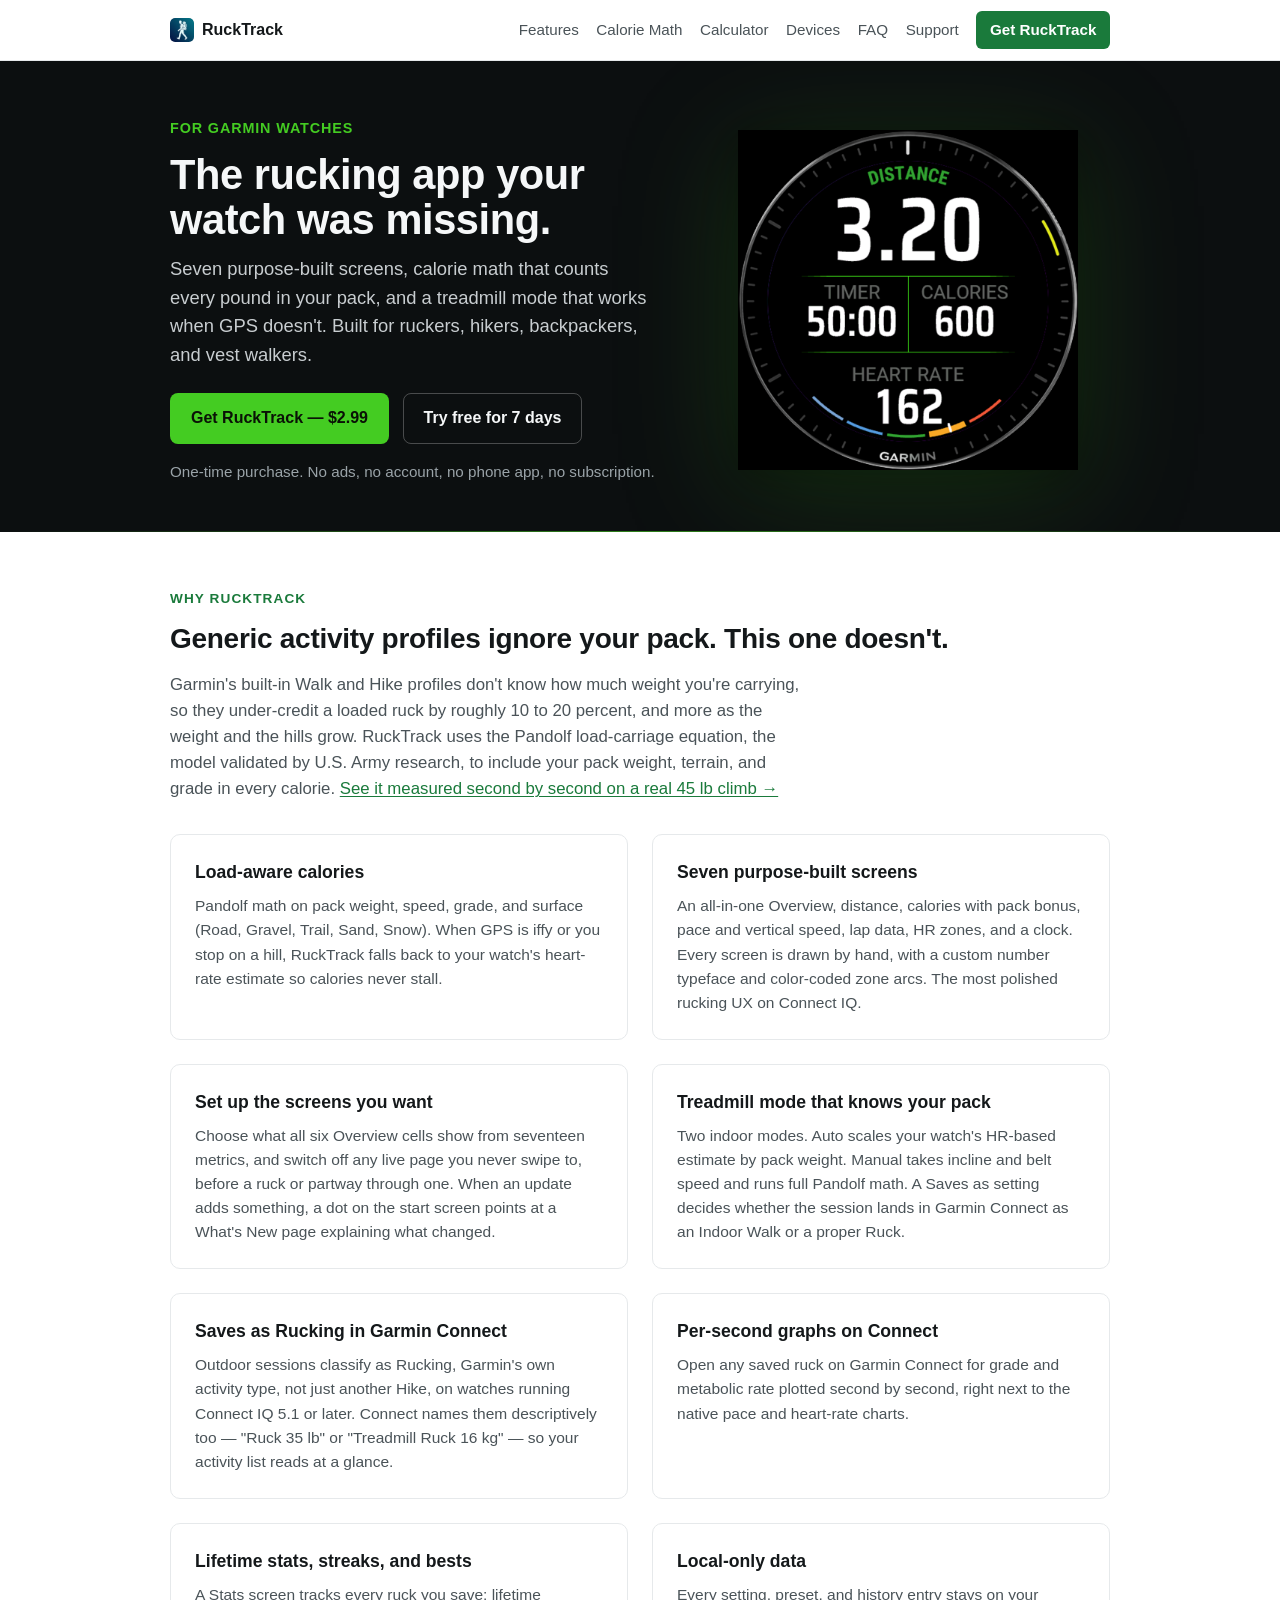
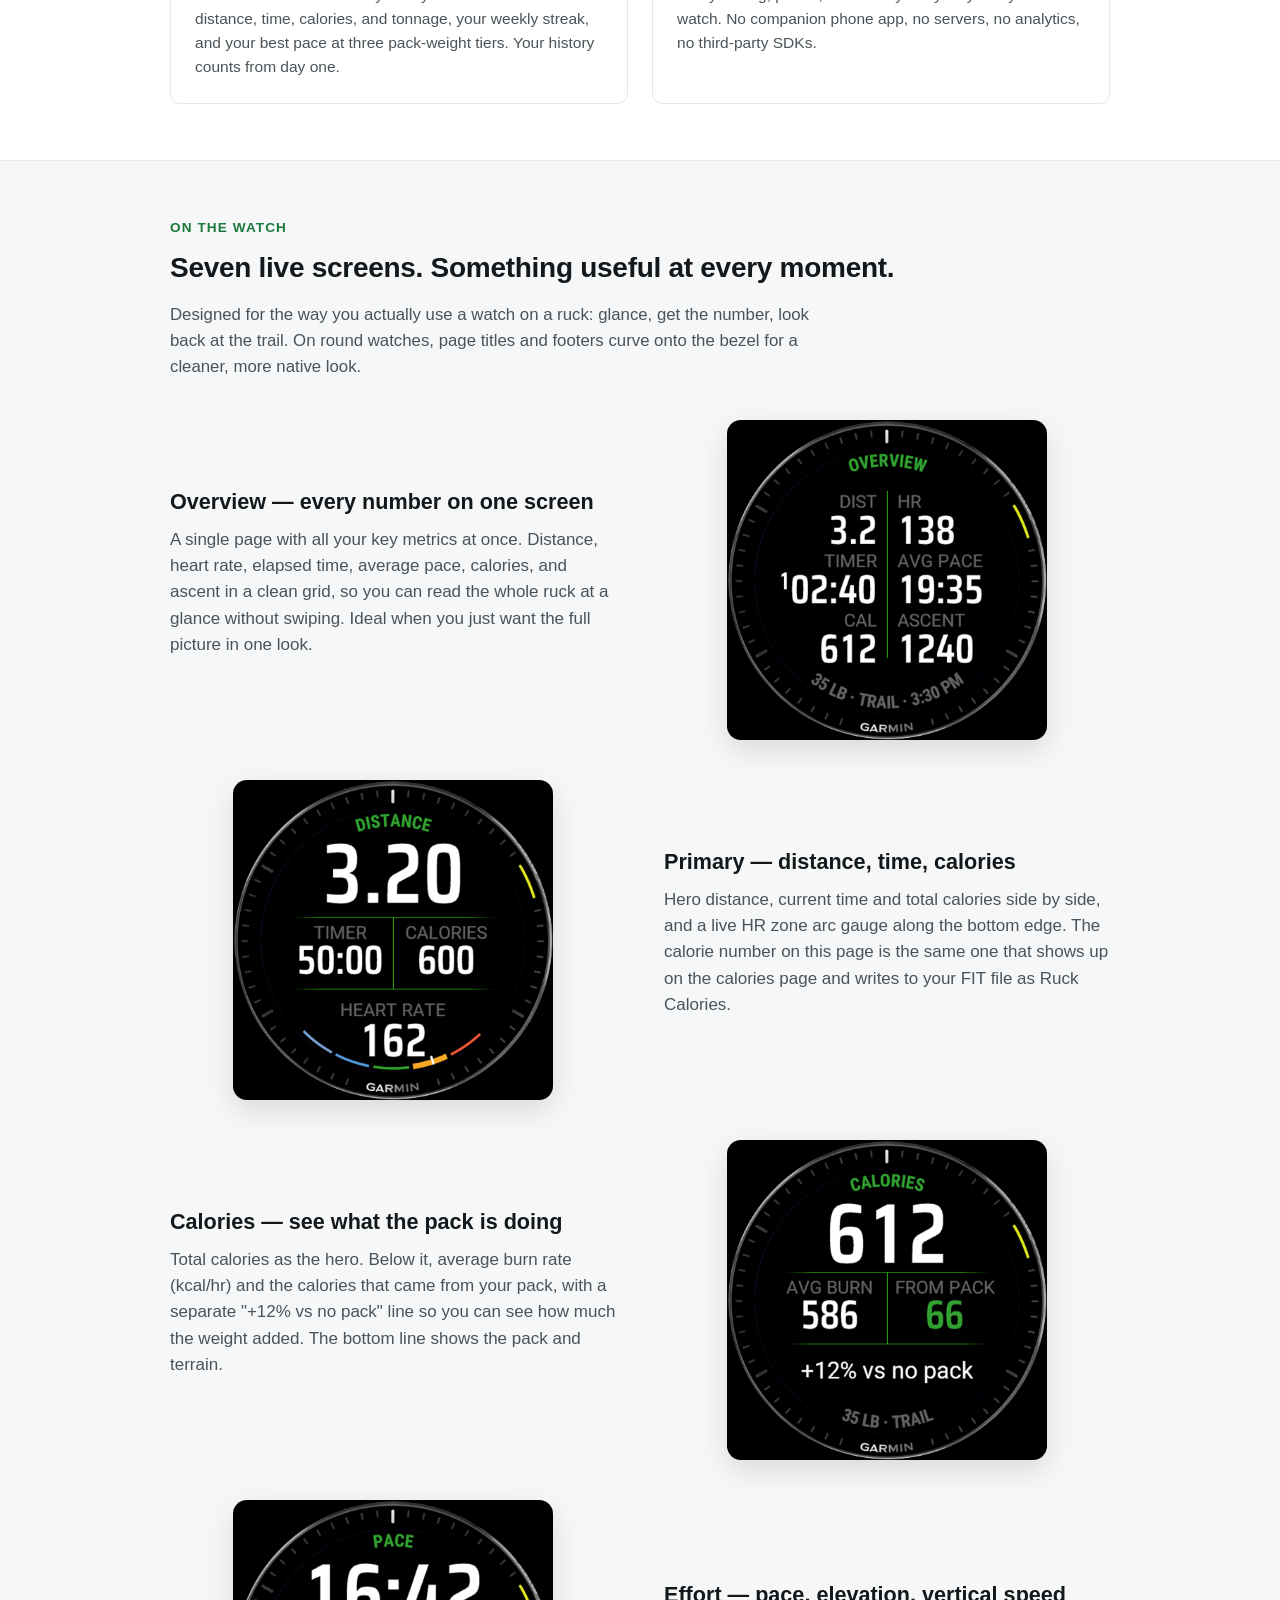
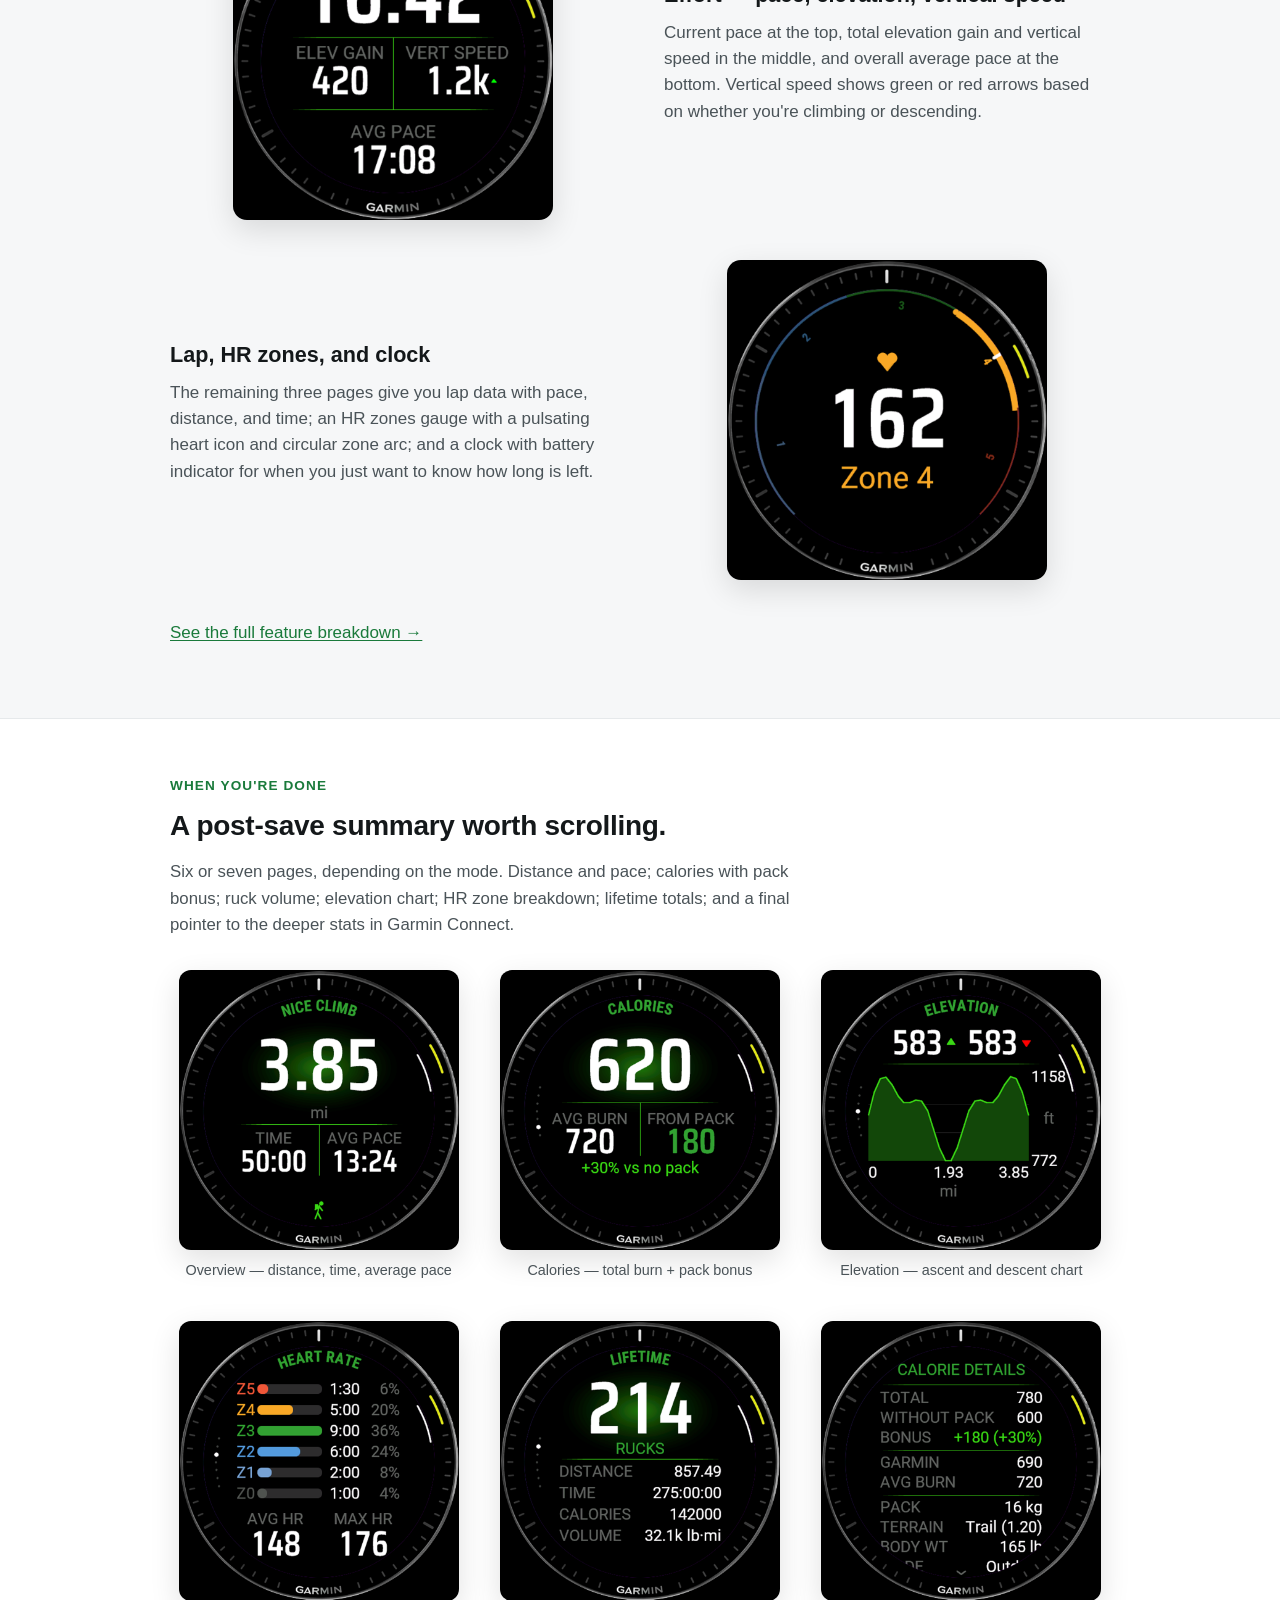
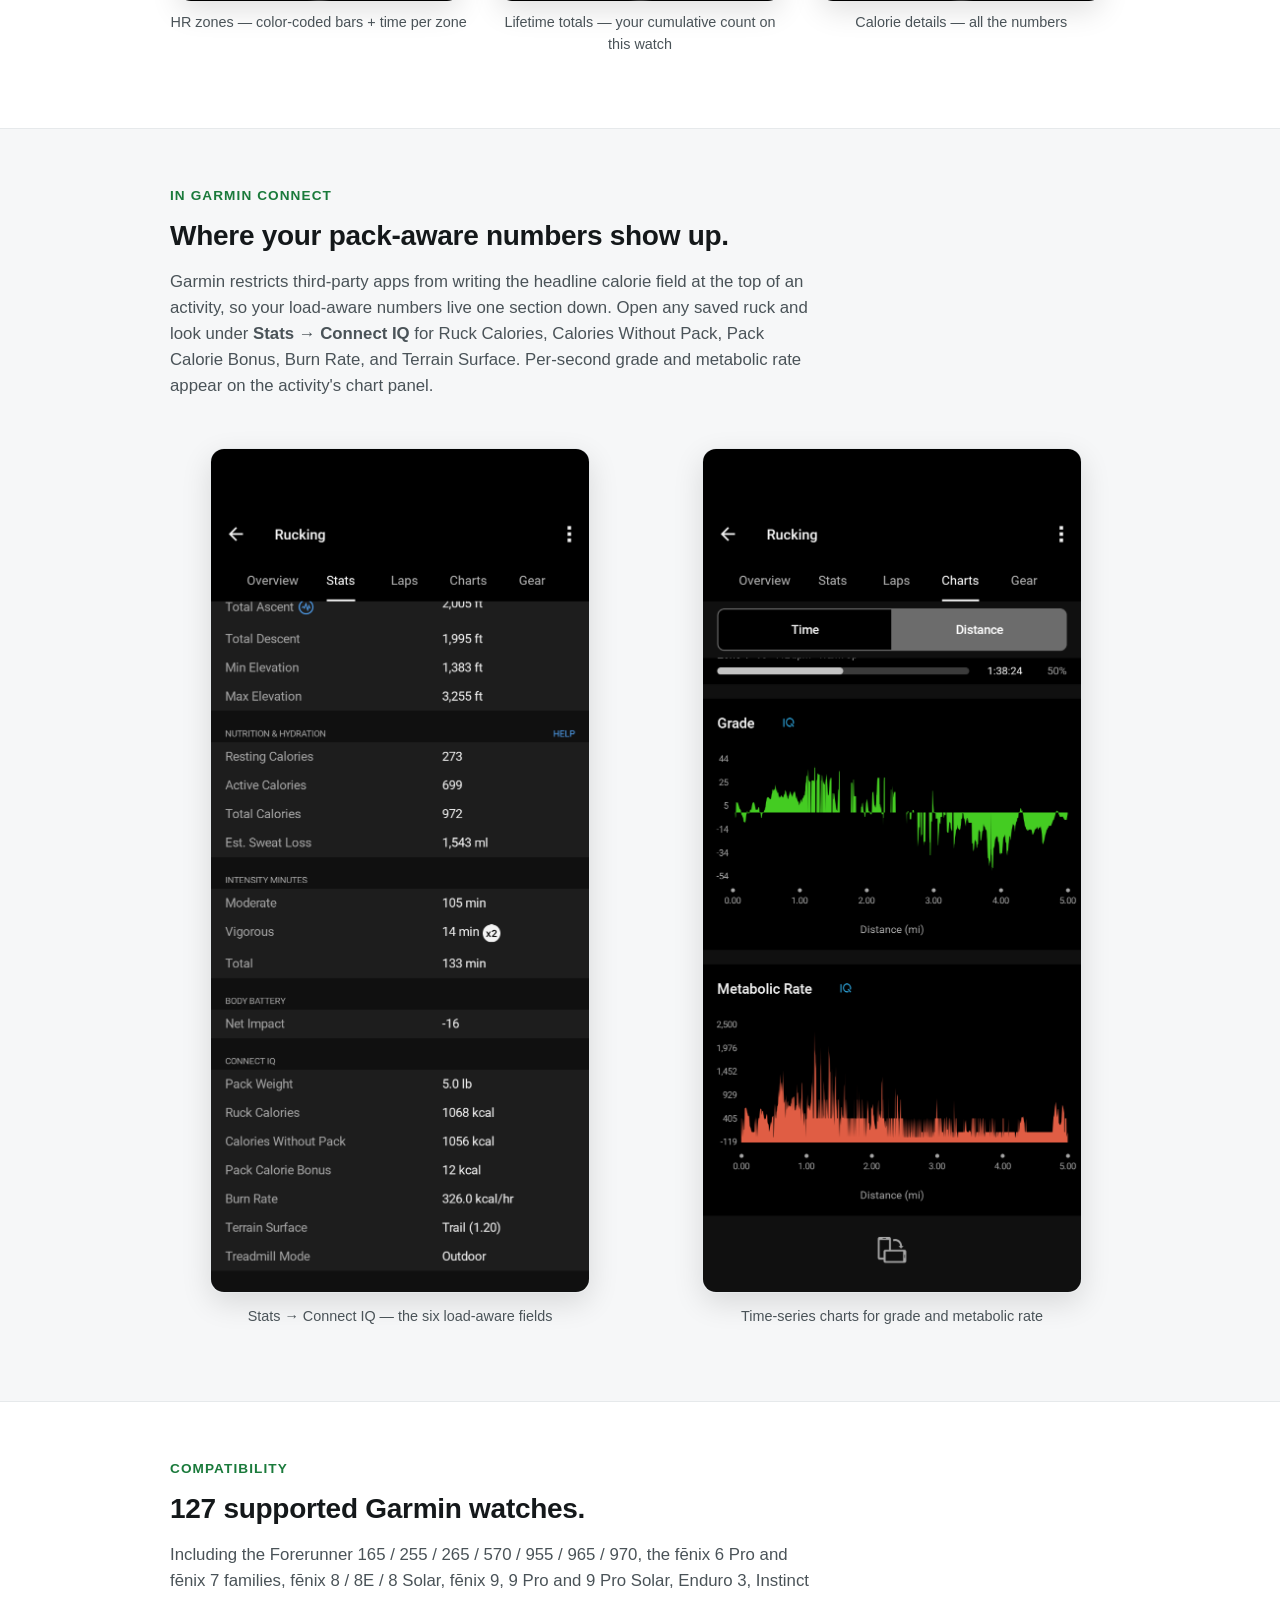
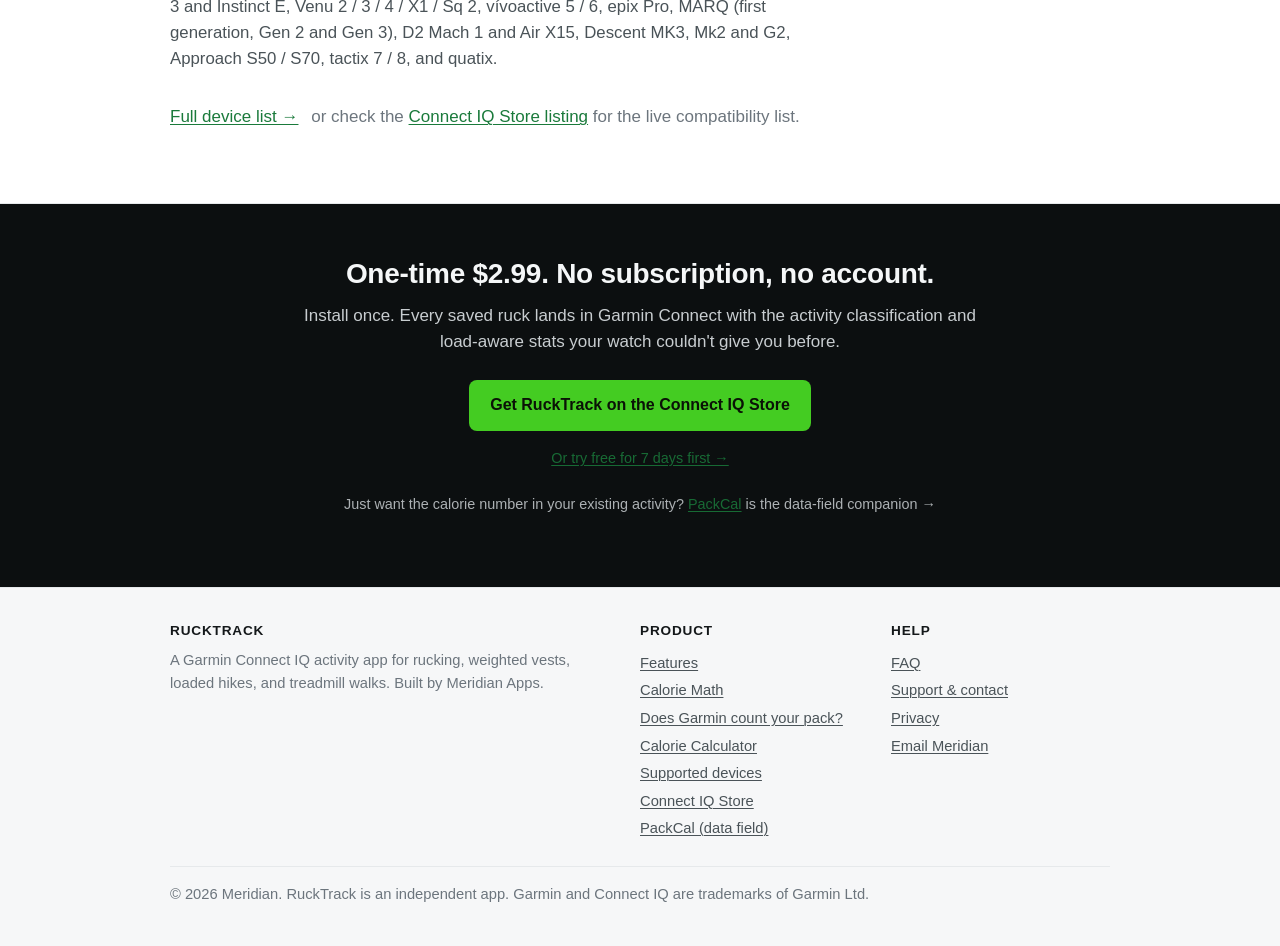
<file: index.html>
<!DOCTYPE html>
<html lang="en">
<head>
<meta charset="utf-8">
<meta name="viewport" content="width=device-width,initial-scale=1">
<title>RuckTrack — The rucking app for Garmin watches</title>
<meta name="description" content="RuckTrack is a Garmin Connect IQ activity app for rucking, weighted vests, loaded hikes, and treadmill walks. Load-aware Pandolf calorie math, seven purpose-built screens, FIT export.">
<link rel="canonical" href="https://meridian-apps.github.io/rucktrack-docs/">
<meta property="og:type" content="website">
<meta property="og:title" content="RuckTrack — The rucking app for Garmin watches">
<meta property="og:description" content="Load-aware calorie math, seven purpose-built screens, treadmill mode, lifetime totals. $2.99 on the Connect IQ Store.">
<meta property="og:url" content="https://meridian-apps.github.io/rucktrack-docs/">
<meta property="og:image" content="https://meridian-apps.github.io/rucktrack-docs/og-image.png">
<meta name="twitter:card" content="summary_large_image">
<meta name="twitter:title" content="RuckTrack — The rucking app for Garmin watches">
<meta name="twitter:description" content="Load-aware calorie math, seven purpose-built screens, treadmill mode, lifetime totals.">
<meta name="twitter:image" content="https://meridian-apps.github.io/rucktrack-docs/og-image.png">
<link rel="icon" type="image/png" href="icon.png">
<link rel="stylesheet" href="style.css">
<script type="application/ld+json">
{
  "@context": "https://schema.org",
  "@type": "SoftwareApplication",
  "name": "RuckTrack",
  "applicationCategory": "HealthApplication",
  "applicationSubCategory": "Fitness",
  "operatingSystem": "Garmin Connect IQ",
  "description": "A Garmin Connect IQ watch app for rucking. Load-aware calories via the Pandolf equation, seven purpose-built screens, treadmill mode, FIT export, lifetime totals.",
  "url": "https://meridian-apps.github.io/rucktrack-docs/",
  "downloadUrl": "https://apps.garmin.com/apps/201e9e43-f33c-4b56-b3f5-8a67184e3d1c",
  "image": "https://meridian-apps.github.io/rucktrack-docs/og-image.png",
  "softwareVersion": "2.12.7",
  "offers": {
    "@type": "Offer",
    "price": "2.99",
    "priceCurrency": "USD"
  },
  "publisher": {
    "@type": "Organization",
    "name": "Meridian",
    "url": "https://meridian-apps.github.io/rucktrack-docs/"
  }
}
</script>
</head>
<body>

<nav class="topnav">
  <div class="topnav-inner">
    <a class="topnav-brand" href="./"><img src="icon.png" alt=""> RuckTrack</a>
    <div class="topnav-links">
      <a href="features.html">Features</a>
      <a href="calorie-math.html">Calorie Math</a>
      <a href="calculator.html">Calculator</a>
      <a href="devices.html">Devices</a>
      <a href="faq.html">FAQ</a>
      <a href="support.html">Support</a>
      <a class="topnav-cta" href="https://apps.garmin.com/apps/201e9e43-f33c-4b56-b3f5-8a67184e3d1c">Get RuckTrack</a>
    </div>
  </div>
</nav>

<header class="hero">
  <div class="hero-inner">
    <div>
      <p class="hero-tag">For Garmin watches</p>
      <h1>The rucking app your watch was missing.</h1>
      <p class="hero-lede">Seven purpose-built screens, calorie math that counts every pound in your pack, and a treadmill mode that works when GPS doesn't. Built for ruckers, hikers, backpackers, and vest walkers.</p>
      <div class="hero-ctas">
        <a class="btn btn-primary" href="https://apps.garmin.com/apps/201e9e43-f33c-4b56-b3f5-8a67184e3d1c">Get RuckTrack — $2.99</a>
        <a class="btn btn-secondary" href="https://apps.garmin.com/apps/5c918d83-7280-4dae-ae78-c795ee03336c">Try free for 7 days</a>
      </div>
      <p class="hero-price">One-time purchase. No ads, no account, no phone app, no subscription.</p>
    </div>
    <div class="hero-shot">
      <img src="assets/screenshots/watch/01_live_primary.png" alt="RuckTrack live activity screen showing distance, time, calories, and a heart rate zone arc">
    </div>
  </div>
</header>

<section>
  <div class="wrap">
    <p class="eyebrow">Why RuckTrack</p>
    <h2>Generic activity profiles ignore your pack. This one doesn't.</h2>
    <p class="section-lede">Garmin's built-in Walk and Hike profiles don't know how much weight you're carrying, so they under-credit a loaded ruck by roughly 10 to 20 percent, and more as the weight and the hills grow. RuckTrack uses the Pandolf load-carriage equation, the model validated by U.S. Army research, to include your pack weight, terrain, and grade in every calorie. <a href="garmin-ruck-calories.html">See it measured second by second on a real 45 lb climb &rarr;</a></p>

    <div class="feature-grid">
      <div class="feature-card">
        <h3>Load-aware calories</h3>
        <p>Pandolf math on pack weight, speed, grade, and surface (Road, Gravel, Trail, Sand, Snow). When GPS is iffy or you stop on a hill, RuckTrack falls back to your watch's heart-rate estimate so calories never stall.</p>
      </div>
      <div class="feature-card">
        <h3>Seven purpose-built screens</h3>
        <p>An all-in-one Overview, distance, calories with pack bonus, pace and vertical speed, lap data, HR zones, and a clock. Every screen is drawn by hand, with a custom number typeface and color-coded zone arcs. The most polished rucking UX on Connect IQ.</p>
      </div>
      <div class="feature-card">
        <h3>Set up the screens you want</h3>
        <p>Choose what all six Overview cells show from seventeen metrics, and switch off any live page you never swipe to, before a ruck or partway through one. When an update adds something, a dot on the start screen points at a What's New page explaining what changed.</p>
      </div>
      <div class="feature-card">
        <h3>Treadmill mode that knows your pack</h3>
        <p>Two indoor modes. Auto scales your watch's HR-based estimate by pack weight. Manual takes incline and belt speed and runs full Pandolf math. A Saves as setting decides whether the session lands in Garmin Connect as an Indoor Walk or a proper Ruck.</p>
      </div>
      <div class="feature-card">
        <h3>Saves as Rucking in Garmin Connect</h3>
        <p>Outdoor sessions classify as Rucking, Garmin's own activity type, not just another Hike, on watches running Connect IQ 5.1 or later. Connect names them descriptively too — "Ruck 35 lb" or "Treadmill Ruck 16 kg" — so your activity list reads at a glance.</p>
      </div>
      <div class="feature-card">
        <h3>Per-second graphs on Connect</h3>
        <p>Open any saved ruck on Garmin Connect for grade and metabolic rate plotted second by second, right next to the native pace and heart-rate charts.</p>
      </div>
      <div class="feature-card">
        <h3>Lifetime stats, streaks, and bests</h3>
        <p>A Stats screen tracks every ruck you save: lifetime distance, time, calories, and tonnage, your weekly streak, and your best pace at three pack-weight tiers. Your history counts from day one.</p>
      </div>
      <div class="feature-card">
        <h3>Local-only data</h3>
        <p>Every setting, preset, and history entry stays on your watch. No companion phone app, no servers, no analytics, no third-party SDKs.</p>
      </div>
    </div>
  </div>
</section>

<section class="alt" id="screens">
  <div class="wrap">
    <p class="eyebrow">On the watch</p>
    <h2>Seven live screens. Something useful at every moment.</h2>
    <p class="section-lede">Designed for the way you actually use a watch on a ruck: glance, get the number, look back at the trail. On round watches, page titles and footers curve onto the bezel for a cleaner, more native look.</p>

    <div class="row">
      <div class="row-text">
        <h3>Overview — every number on one screen</h3>
        <p>A single page with all your key metrics at once. Distance, heart rate, elapsed time, average pace, calories, and ascent in a clean grid, so you can read the whole ruck at a glance without swiping. Ideal when you just want the full picture in one look.</p>
      </div>
      <div class="row-shot">
        <img src="assets/screenshots/watch/16_live_overview.png" alt="Overview screen: a grid of distance, heart rate, time, average pace, calories, and ascent on one page">
      </div>
    </div>

    <div class="row reverse">
      <div class="row-text">
        <h3>Primary — distance, time, calories</h3>
        <p>Hero distance, current time and total calories side by side, and a live HR zone arc gauge along the bottom edge. The calorie number on this page is the same one that shows up on the calories page and writes to your FIT file as Ruck Calories.</p>
      </div>
      <div class="row-shot">
        <img src="assets/screenshots/watch/01_live_primary.png" alt="Primary screen: 3.20 miles, 50:00 time, 600 calories">
      </div>
    </div>

    <div class="row">
      <div class="row-text">
        <h3>Calories — see what the pack is doing</h3>
        <p>Total calories as the hero. Below it, average burn rate (kcal/hr) and the calories that came from your pack, with a separate "+12% vs no pack" line so you can see how much the weight added. The bottom line shows the pack and terrain.</p>
      </div>
      <div class="row-shot">
        <img src="assets/screenshots/watch/03_live_calories.png" alt="Calories screen: 612 kcal hero, 586 avg burn, 66 from pack, +12% vs no pack, 35 lb on Trail">
      </div>
    </div>

    <div class="row reverse">
      <div class="row-text">
        <h3>Effort — pace, elevation, vertical speed</h3>
        <p>Current pace at the top, total elevation gain and vertical speed in the middle, and overall average pace at the bottom. Vertical speed shows green or red arrows based on whether you're climbing or descending.</p>
      </div>
      <div class="row-shot">
        <img src="assets/screenshots/watch/11_live_effort.png" alt="Effort screen showing pace, elevation gain, and vertical speed">
      </div>
    </div>

    <div class="row">
      <div class="row-text">
        <h3>Lap, HR zones, and clock</h3>
        <p>The remaining three pages give you lap data with pace, distance, and time; an HR zones gauge with a pulsating heart icon and circular zone arc; and a clock with battery indicator for when you just want to know how long is left.</p>
      </div>
      <div class="row-shot">
        <img src="assets/screenshots/watch/13_live_hr_zones.png" alt="HR zones screen with circular zone gauge">
      </div>
    </div>

    <p style="margin-top: 2rem;"><a href="features.html">See the full feature breakdown →</a></p>
  </div>
</section>

<section>
  <div class="wrap">
    <p class="eyebrow">When you're done</p>
    <h2>A post-save summary worth scrolling.</h2>
    <p class="section-lede">Six or seven pages, depending on the mode. Distance and pace; calories with pack bonus; ruck volume; elevation chart; HR zone breakdown; lifetime totals; and a final pointer to the deeper stats in Garmin Connect.</p>

    <div class="shots">
      <div class="shot">
        <img src="assets/screenshots/watch/02_summary_overview.png" alt="Summary overview page with distance hero">
        <p class="shot-caption">Overview — distance, time, average pace</p>
      </div>
      <div class="shot">
        <img src="assets/screenshots/watch/04_summary_calories.png" alt="Summary calories page with pack bonus">
        <p class="shot-caption">Calories — total burn + pack bonus</p>
      </div>
      <div class="shot">
        <img src="assets/screenshots/watch/08_summary_elevation.png" alt="Summary elevation chart with ascent and descent">
        <p class="shot-caption">Elevation — ascent and descent chart</p>
      </div>
      <div class="shot">
        <img src="assets/screenshots/watch/06_summary_hr.png" alt="Summary HR page with color-coded zone bars">
        <p class="shot-caption">HR zones — color-coded bars + time per zone</p>
      </div>
      <div class="shot">
        <img src="assets/screenshots/watch/09_summary_lifetime_totals.png" alt="Lifetime totals page with ruck count">
        <p class="shot-caption">Lifetime totals — your cumulative count on this watch</p>
      </div>
      <div class="shot">
        <img src="assets/screenshots/watch/05_calorie_details.png" alt="Calorie details with Pandolf inputs">
        <p class="shot-caption">Calorie details — all the numbers</p>
      </div>
    </div>
  </div>
</section>

<section class="alt">
  <div class="wrap">
    <p class="eyebrow">In Garmin Connect</p>
    <h2>Where your pack-aware numbers show up.</h2>
    <p class="section-lede">Garmin restricts third-party apps from writing the headline calorie field at the top of an activity, so your load-aware numbers live one section down. Open any saved ruck and look under <strong>Stats → Connect IQ</strong> for Ruck Calories, Calories Without Pack, Pack Calorie Bonus, Burn Rate, and Terrain Surface. Per-second grade and metabolic rate appear on the activity's chart panel.</p>

    <div class="connect-row">
      <figure>
        <img src="assets/screenshots/connect/01_connect_stats.png" alt="Garmin Connect activity stats showing Ruck Calories, Calories Without Pack, Pack Calorie Bonus">
        <figcaption>Stats → Connect IQ — the six load-aware fields</figcaption>
      </figure>
      <figure>
        <img src="assets/screenshots/connect/02_connect_charts.png" alt="Garmin Connect time-series charts for grade and metabolic rate">
        <figcaption>Time-series charts for grade and metabolic rate</figcaption>
      </figure>
    </div>
  </div>
</section>

<section>
  <div class="wrap">
    <p class="eyebrow">Compatibility</p>
    <h2>127 supported Garmin watches.</h2>
    <p class="section-lede">Including the Forerunner 165 / 255 / 265 / 570 / 955 / 965 / 970, the fēnix 6 Pro and fēnix 7 families, fēnix 8 / 8E / 8 Solar, fēnix 9, 9 Pro and 9 Pro Solar, Enduro 3, Instinct 3 and Instinct E, Venu 2 / 3 / 4 / X1 / Sq 2, vívoactive 5 / 6, epix Pro, MARQ (first generation, Gen 2 and Gen 3), D2 Mach 1 and Air X15, Descent MK3, Mk2 and G2, Approach S50 / S70, tactix 7 / 8, and quatix.</p>
    <p><a href="devices.html">Full device list →</a> <span style="color: var(--ink-mute); margin-left: 0.5rem;">or check the <a href="https://apps.garmin.com/apps/201e9e43-f33c-4b56-b3f5-8a67184e3d1c">Connect IQ Store listing</a> for the live compatibility list.</span></p>
  </div>
</section>

<section class="cta-band">
  <div class="wrap-narrow">
    <h2>One-time $2.99. No subscription, no account.</h2>
    <p>Install once. Every saved ruck lands in Garmin Connect with the activity classification and load-aware stats your watch couldn't give you before.</p>
    <a class="btn btn-primary" href="https://apps.garmin.com/apps/201e9e43-f33c-4b56-b3f5-8a67184e3d1c">Get RuckTrack on the Connect IQ Store</a>
    <p style="margin-top: 1rem; font-size: 0.9rem; opacity: 0.85;"><a href="https://apps.garmin.com/apps/5c918d83-7280-4dae-ae78-c795ee03336c">Or try free for 7 days first &rarr;</a></p>
    <p style="margin-top: 0.5rem; font-size: 0.9rem; opacity: 0.85;">Just want the calorie number in your existing activity? <a href="https://meridian-apps.github.io/packcal-docs/">PackCal</a> is the data-field companion &rarr;</p>
  </div>
</section>

<footer class="site-footer">
  <div class="wrap">
    <div class="footer-cols">
      <div>
        <h5>RuckTrack</h5>
        <p>A Garmin Connect IQ activity app for rucking, weighted vests, loaded hikes, and treadmill walks. Built by Meridian Apps.</p>
      </div>
      <div>
        <h5>Product</h5>
        <ul>
          <li><a href="features.html">Features</a></li>
          <li><a href="calorie-math.html">Calorie Math</a></li>
          <li><a href="garmin-ruck-calories.html">Does Garmin count your pack?</a></li>
          <li><a href="calculator.html">Calorie Calculator</a></li>
          <li><a href="devices.html">Supported devices</a></li>
          <li><a href="https://apps.garmin.com/apps/201e9e43-f33c-4b56-b3f5-8a67184e3d1c">Connect IQ Store</a></li>
          <li><a href="https://meridian-apps.github.io/packcal-docs/">PackCal (data field)</a></li>
        </ul>
      </div>
      <div>
        <h5>Help</h5>
        <ul>
          <li><a href="faq.html">FAQ</a></li>
          <li><a href="support.html">Support &amp; contact</a></li>
          <li><a href="privacy.html">Privacy</a></li>
          <li><a href="mailto:garmin.lanam+rucktrack@gmail.com">Email Meridian</a></li>
        </ul>
      </div>
    </div>
    <div class="footer-bottom">
      &copy; 2026 Meridian. RuckTrack is an independent app. Garmin and Connect IQ are trademarks of Garmin Ltd.
    </div>
  </div>
</footer>

</body>
</html>
</file>
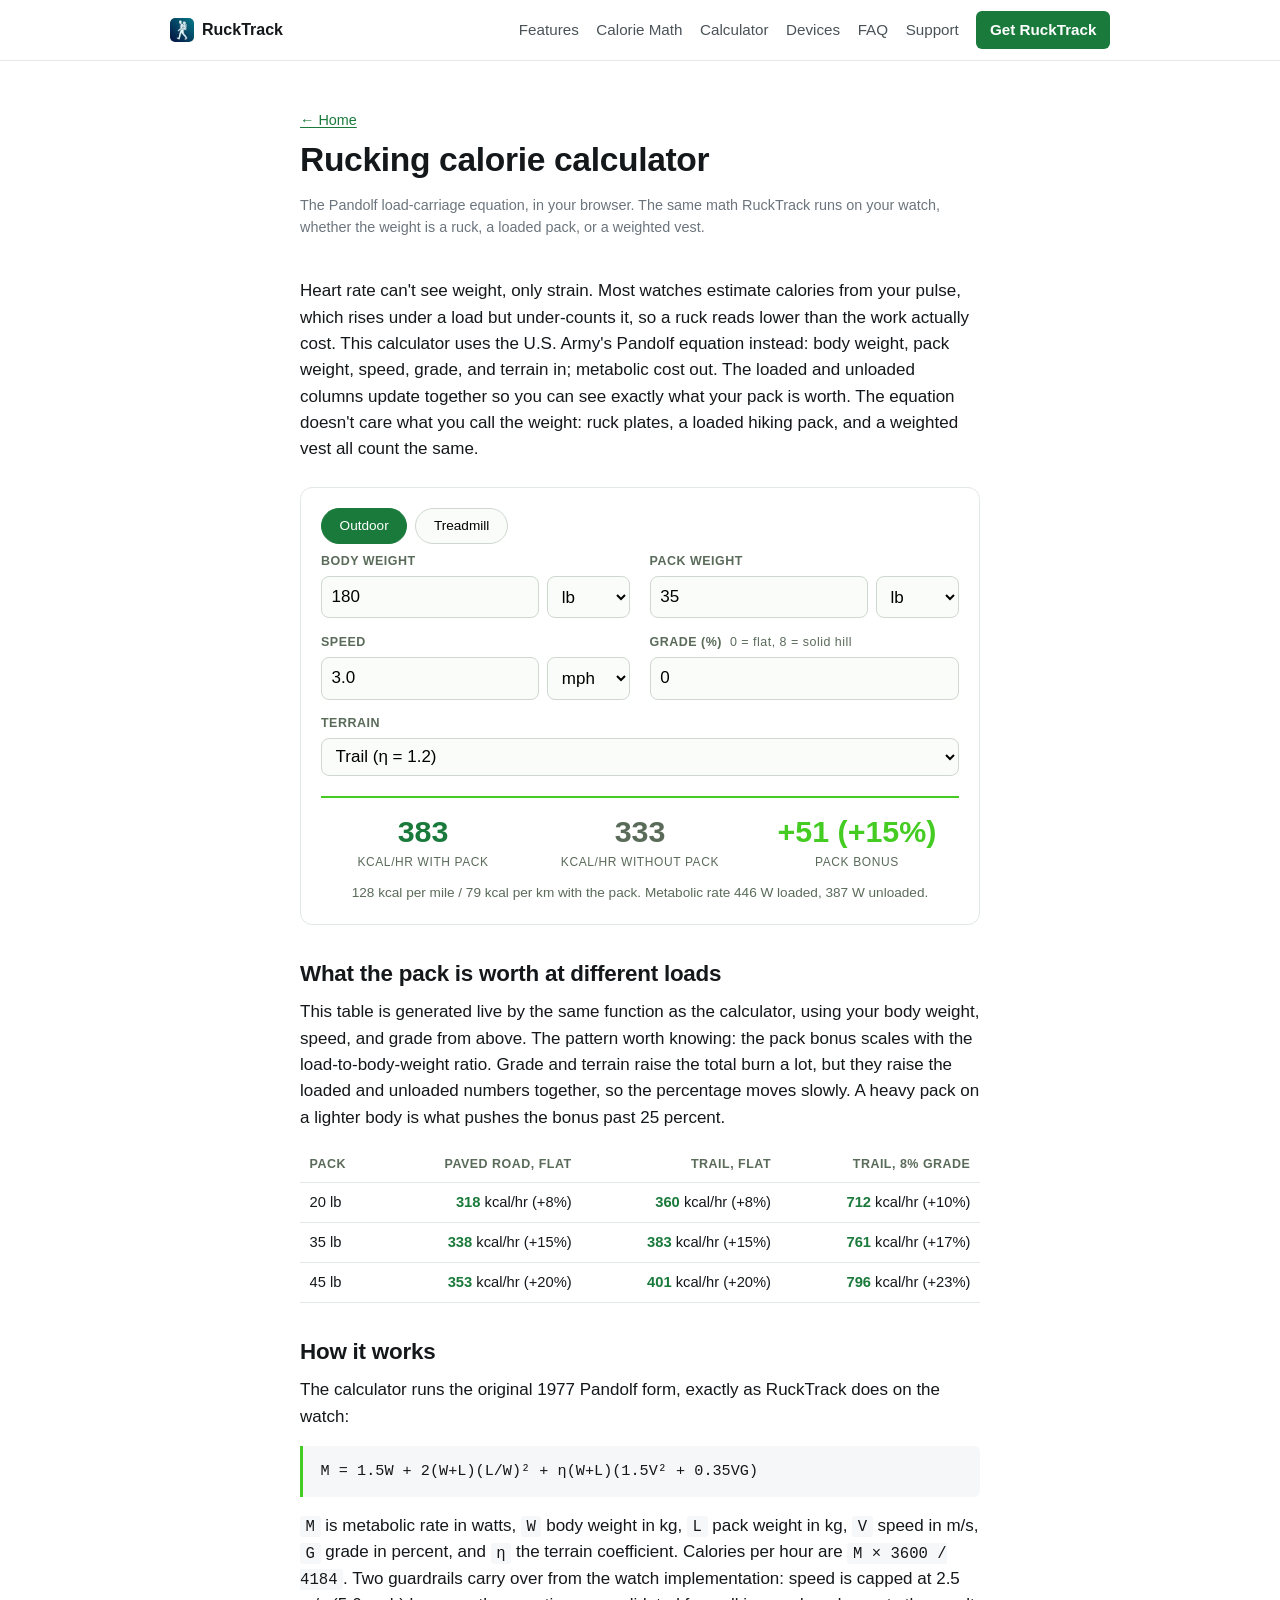
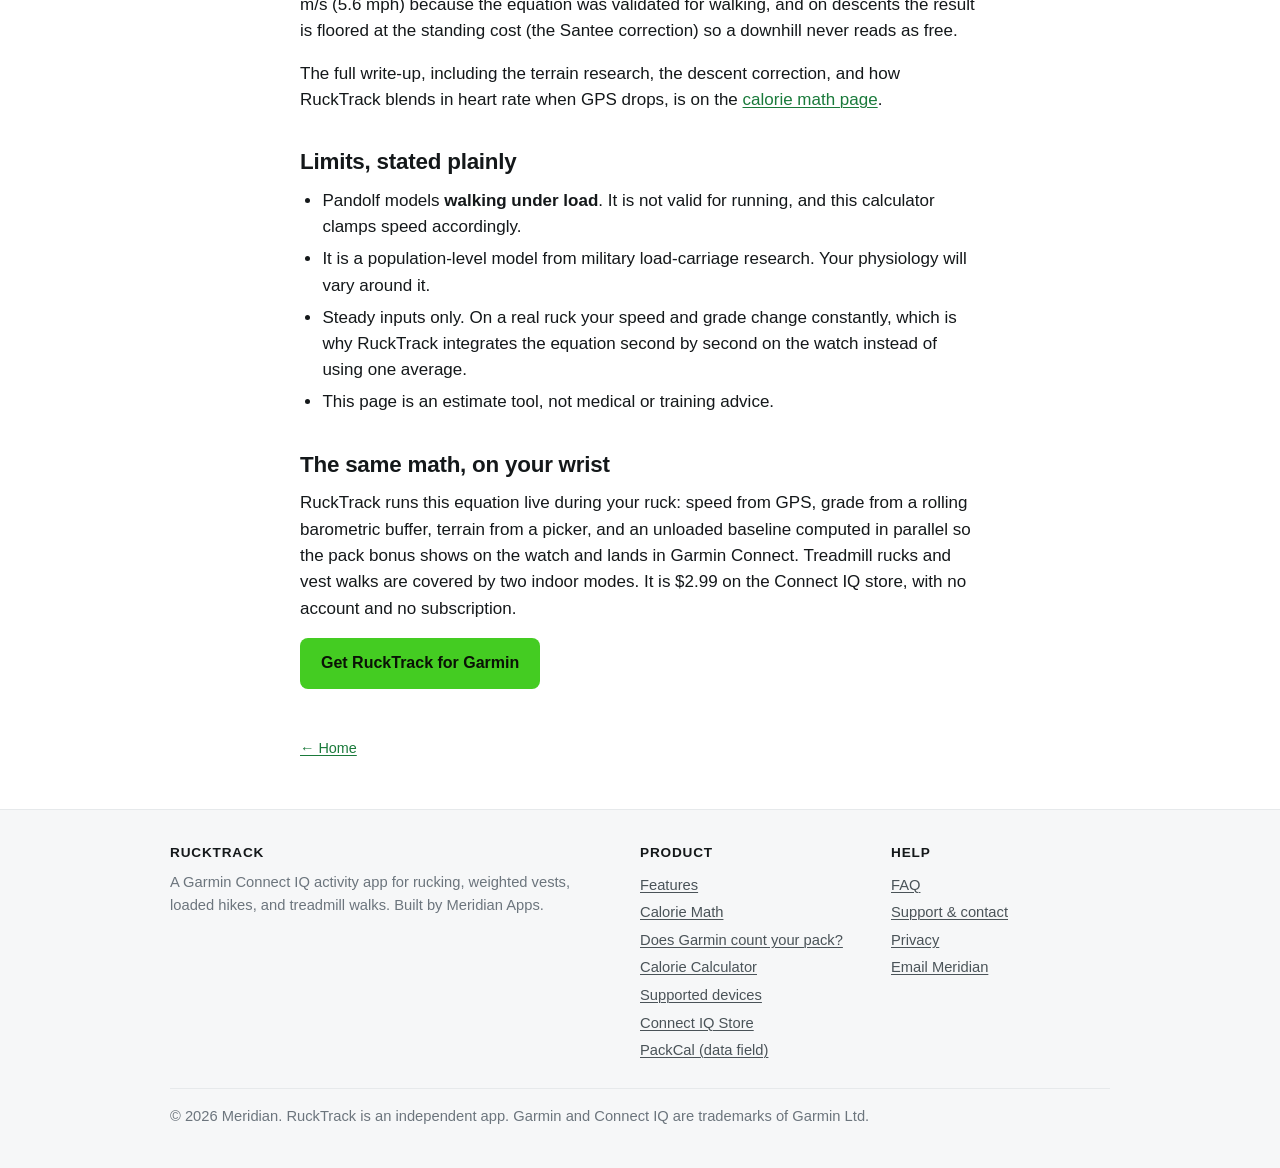
<file: calculator.html>
<!DOCTYPE html>
<html lang="en">
<head>
<meta charset="utf-8">
<meta name="viewport" content="width=device-width,initial-scale=1">
<title>Rucking Calorie Calculator (Pandolf Equation) — RuckTrack</title>
<meta name="description" content="Free calorie calculator for rucking, weighted vest walks, and loaded hikes, using the U.S. Army Pandolf equation. Outdoor or treadmill: body weight, pack weight, speed, grade, and terrain in; calories per hour out, loaded vs unloaded.">
<link rel="canonical" href="https://meridian-apps.github.io/rucktrack-docs/calculator.html">
<meta property="og:type" content="website">
<meta property="og:title" content="Rucking Calorie Calculator (Pandolf Equation)">
<meta property="og:description" content="Calories per hour for a loaded carry vs an unloaded walk, computed with the U.S. Army Pandolf equation. Works for rucks, loaded packs, and weighted vests, outdoors or on the treadmill.">
<meta property="og:url" content="https://meridian-apps.github.io/rucktrack-docs/calculator.html">
<meta property="og:image" content="https://meridian-apps.github.io/rucktrack-docs/og-image.png">
<meta name="twitter:card" content="summary_large_image">
<meta name="twitter:title" content="Rucking Calorie Calculator (Pandolf Equation)">
<meta name="twitter:description" content="Calories per hour for a loaded carry vs an unloaded walk: rucks, loaded packs, and weighted vests, outdoors or on the treadmill.">
<meta name="twitter:image" content="https://meridian-apps.github.io/rucktrack-docs/og-image.png">
<link rel="icon" type="image/png" href="icon.png">
<link rel="stylesheet" href="style.css">
<script type="application/ld+json">
{
  "@context": "https://schema.org",
  "@type": "WebApplication",
  "name": "Rucking Calorie Calculator",
  "url": "https://meridian-apps.github.io/rucktrack-docs/calculator.html",
  "applicationCategory": "HealthApplication",
  "operatingSystem": "Any (web browser)",
  "offers": { "@type": "Offer", "price": "0", "priceCurrency": "USD" },
  "description": "Calorie calculator for rucking, weighted vest walks, and loaded hikes, based on the U.S. Army Pandolf load-carriage equation. Outdoor and treadmill modes: body weight, pack weight, speed, grade, and terrain in; calories per hour out, loaded vs unloaded.",
  "publisher": { "@type": "Organization", "name": "Meridian Apps" }
}
</script>
<style>
.calc { background: #fff; border: 1px solid #e2e8e2; border-radius: 12px; padding: 1.25rem; margin: 1.5rem 0; }
.calc-mode { display: flex; gap: 0.5rem; margin-bottom: 0.5rem; }
.calc-mode button { font: inherit; font-size: 0.85rem; padding: 0.4rem 1.1rem; border: 1px solid #cfd8cf; border-radius: 999px; background: #fafcfa; cursor: pointer; }
.calc-mode button.active { background: var(--brand); color: #fff; border-color: var(--brand); }
.calc-mode-note { font-size: 0.8rem; color: #5a6b5a; margin: 0 0 1rem; display: none; }
.calc-grid { display: grid; grid-template-columns: 1fr 1fr; gap: 0.9rem 1.2rem; }
@media (max-width: 560px) { .calc-grid { grid-template-columns: 1fr; } }
.calc label { display: block; font-size: 0.78rem; font-weight: 600; letter-spacing: 0.04em; text-transform: uppercase; color: #5a6b5a; margin-bottom: 0.3rem; }
.calc .inrow { display: flex; gap: 0.5rem; }
.calc input[type=number], .calc select { font: inherit; padding: 0.45rem 0.6rem; border: 1px solid #cfd8cf; border-radius: 8px; width: 100%; background: #fafcfa; }
.calc input[type=number]:focus, .calc select:focus { outline: 2px solid var(--brand-glow); border-color: var(--brand-glow); }
.calc .unit { flex: 0 0 5.2rem; }
.calc-results { margin-top: 1.25rem; padding-top: 1.1rem; border-top: 2px solid var(--brand-glow); display: grid; grid-template-columns: repeat(3, 1fr); gap: 0.8rem; text-align: center; }
@media (max-width: 560px) { .calc-results { grid-template-columns: 1fr; } }
.calc-results .num { font-size: 1.9rem; font-weight: 700; color: var(--brand); line-height: 1.1; }
.calc-results .num.bonus { color: var(--brand-glow); }
.calc-results .lbl { font-size: 0.75rem; letter-spacing: 0.05em; text-transform: uppercase; color: #5a6b5a; margin-top: 0.25rem; }
.calc-sub { text-align: center; font-size: 0.85rem; color: #5a6b5a; margin-top: 0.7rem; }
.calc-note { font-size: 0.8rem; color: #8a6d1f; background: #fdf6e3; border-radius: 8px; padding: 0.45rem 0.7rem; margin-top: 0.8rem; display: none; }
table.scen { width: 100%; border-collapse: collapse; margin: 1rem 0; font-size: 0.92rem; }
table.scen th, table.scen td { padding: 0.5rem 0.6rem; border-bottom: 1px solid #e2e8e2; text-align: right; }
table.scen th:first-child, table.scen td:first-child { text-align: left; }
table.scen thead th { font-size: 0.78rem; letter-spacing: 0.04em; text-transform: uppercase; color: #5a6b5a; }
table.scen td b { color: var(--brand); }
</style>
</head>
<body>

<nav class="topnav">
  <div class="topnav-inner">
    <a class="topnav-brand" href="./"><img src="icon.png" alt=""> RuckTrack</a>
    <div class="topnav-links">
      <a href="features.html">Features</a>
      <a href="calorie-math.html">Calorie Math</a>
      <a href="calculator.html">Calculator</a>
      <a href="devices.html">Devices</a>
      <a href="faq.html">FAQ</a>
      <a href="support.html">Support</a>
      <a class="topnav-cta" href="https://apps.garmin.com/apps/201e9e43-f33c-4b56-b3f5-8a67184e3d1c">Get RuckTrack</a>
    </div>
  </div>
</nav>

<div class="wrap-narrow content-page">
<div class="page-head">
<p class="back"><a href="./">&larr; Home</a></p>
<h1>Rucking calorie calculator</h1>
<p class="updated">The Pandolf load-carriage equation, in your browser. The same math RuckTrack runs on your watch, whether the weight is a ruck, a loaded pack, or a weighted vest.</p>
</div>

<p>Heart rate can't see weight, only strain. Most watches estimate calories from your pulse, which rises under a load but under-counts it, so a ruck reads lower than the work actually cost. This calculator uses the U.S. Army's Pandolf equation instead: body weight, pack weight, speed, grade, and terrain in; metabolic cost out. The loaded and unloaded columns update together so you can see exactly what your pack is worth. The equation doesn't care what you call the weight: ruck plates, a loaded hiking pack, and a weighted vest all count the same.</p>

<div class="calc" id="calc">
  <div class="calc-mode" role="tablist" aria-label="Mode">
    <button type="button" id="modeOutdoor" class="active">Outdoor</button>
    <button type="button" id="modeTreadmill">Treadmill</button>
  </div>
  <p class="calc-mode-note" id="modeNote">Mirrors RuckTrack's Manual treadmill mode: incline and belt speed into the full equation, terrain fixed at Road (&eta; = 1.0). The app's Auto mode scales the watch's own heart-rate estimate by pack weight instead, which a browser can't reproduce.</p>

  <div class="calc-grid">
    <div>
      <label for="bw">Body weight</label>
      <div class="inrow">
        <input type="number" id="bw" value="180" min="60" max="660" step="1">
        <select id="bwu" class="unit"><option value="lb" selected>lb</option><option value="kg">kg</option></select>
      </div>
    </div>
    <div>
      <label for="pw">Pack weight</label>
      <div class="inrow">
        <input type="number" id="pw" value="35" min="0" max="220" step="1">
        <select id="pwu" class="unit"><option value="lb" selected>lb</option><option value="kg">kg</option></select>
      </div>
    </div>
    <div>
      <label for="sp" id="spLabel">Speed</label>
      <div class="inrow">
        <input type="number" id="sp" value="3.0" min="0.5" max="6" step="0.1">
        <select id="spu" class="unit"><option value="mph" selected>mph</option><option value="kmh">km/h</option></select>
      </div>
    </div>
    <div>
      <label for="gr" id="grLabel">Grade (%) <span style="font-weight:400;text-transform:none">&nbsp;0 = flat, 8 = solid hill</span></label>
      <input type="number" id="gr" value="0" min="-20" max="25" step="1">
    </div>
    <div style="grid-column: 1 / -1;" id="terrainField">
      <label for="tr">Terrain</label>
      <select id="tr">
        <option value="1.0">Paved road (&eta; = 1.0)</option>
        <option value="1.05">Gravel / dirt road (&eta; = 1.05)</option>
        <option value="1.2" selected>Trail (&eta; = 1.2)</option>
        <option value="1.5">Sand (&eta; = 1.5)</option>
        <option value="2.5">Soft snow (&eta; = 2.5)</option>
      </select>
    </div>
  </div>

  <div class="calc-results">
    <div><div class="num" id="rLoaded">&ndash;</div><div class="lbl">kcal/hr with pack</div></div>
    <div><div class="num" id="rUnloaded" style="color:#5a6b5a">&ndash;</div><div class="lbl">kcal/hr without pack</div></div>
    <div><div class="num bonus" id="rBonus">&ndash;</div><div class="lbl">pack bonus</div></div>
  </div>
  <div class="calc-sub" id="rSub"></div>
  <div class="calc-note" id="rNote"></div>
</div>

<h2>What the pack is worth at different loads</h2>
<p>This table is generated live by the same function as the calculator, using your body weight, speed, and grade from above. The pattern worth knowing: the pack bonus scales with the load-to-body-weight ratio. Grade and terrain raise the total burn a lot, but they raise the loaded and unloaded numbers together, so the percentage moves slowly. A heavy pack on a lighter body is what pushes the bonus past 25 percent.</p>

<table class="scen" id="scenTable">
  <thead></thead>
  <tbody></tbody>
</table>

<h2>How it works</h2>
<p>The calculator runs the original 1977 Pandolf form, exactly as RuckTrack does on the watch:</p>
<div class="formula">
M = 1.5W + 2(W+L)(L/W)&sup2; + &eta;(W+L)(1.5V&sup2; + 0.35VG)
</div>
<p><code>M</code> is metabolic rate in watts, <code>W</code> body weight in kg, <code>L</code> pack weight in kg, <code>V</code> speed in m/s, <code>G</code> grade in percent, and <code>&eta;</code> the terrain coefficient. Calories per hour are <code>M &times; 3600 / 4184</code>. Two guardrails carry over from the watch implementation: speed is capped at 2.5 m/s (5.6 mph) because the equation was validated for walking, and on descents the result is floored at the standing cost (the Santee correction) so a downhill never reads as free.</p>
<p>The full write-up, including the terrain research, the descent correction, and how RuckTrack blends in heart rate when GPS drops, is on the <a href="calorie-math.html">calorie math page</a>.</p>

<h2>Limits, stated plainly</h2>
<ul>
  <li>Pandolf models <strong>walking under load</strong>. It is not valid for running, and this calculator clamps speed accordingly.</li>
  <li>It is a population-level model from military load-carriage research. Your physiology will vary around it.</li>
  <li>Steady inputs only. On a real ruck your speed and grade change constantly, which is why RuckTrack integrates the equation second by second on the watch instead of using one average.</li>
  <li>This page is an estimate tool, not medical or training advice.</li>
</ul>

<h2>The same math, on your wrist</h2>
<p>RuckTrack runs this equation live during your ruck: speed from GPS, grade from a rolling barometric buffer, terrain from a picker, and an unloaded baseline computed in parallel so the pack bonus shows on the watch and lands in Garmin Connect. Treadmill rucks and vest walks are covered by two indoor modes. It is $2.99 on the Connect IQ store, with no account and no subscription.</p>
<p><a class="btn btn-primary" href="https://apps.garmin.com/apps/201e9e43-f33c-4b56-b3f5-8a67184e3d1c">Get RuckTrack for Garmin</a></p>

<p class="back" style="margin-top: 2rem;"><a href="./">&larr; Home</a></p>

</div>

<footer class="site-footer">
  <div class="wrap">
    <div class="footer-cols">
      <div>
        <h5>RuckTrack</h5>
        <p>A Garmin Connect IQ activity app for rucking, weighted vests, loaded hikes, and treadmill walks. Built by Meridian Apps.</p>
      </div>
      <div>
        <h5>Product</h5>
        <ul>
          <li><a href="features.html">Features</a></li>
          <li><a href="calorie-math.html">Calorie Math</a></li>
          <li><a href="garmin-ruck-calories.html">Does Garmin count your pack?</a></li>
          <li><a href="calculator.html">Calorie Calculator</a></li>
          <li><a href="devices.html">Supported devices</a></li>
          <li><a href="https://apps.garmin.com/apps/201e9e43-f33c-4b56-b3f5-8a67184e3d1c">Connect IQ Store</a></li>
          <li><a href="https://meridian-apps.github.io/packcal-docs/">PackCal (data field)</a></li>
        </ul>
      </div>
      <div>
        <h5>Help</h5>
        <ul>
          <li><a href="faq.html">FAQ</a></li>
          <li><a href="support.html">Support &amp; contact</a></li>
          <li><a href="privacy.html">Privacy</a></li>
          <li><a href="mailto:garmin.lanam+rucktrack@gmail.com">Email Meridian</a></li>
        </ul>
      </div>
    </div>
    <div class="footer-bottom">
      &copy; 2026 Meridian. RuckTrack is an independent app. Garmin and Connect IQ are trademarks of Garmin Ltd.
    </div>
  </div>
</footer>

<script>
(function () {
  "use strict";
  var LB = 0.45359237, MPH = 0.44704, KCAL = 3600 / 4184, CAP = 2.5;
  var mode = "outdoor";

  // Mirrors RuckSession.computePandolfWatts on the watch, including the
  // 2.5 m/s walking cap and the Santee descent floor.
  function pandolfWatts(w, l, v, g, eta) {
    var vc = Math.min(v, CAP);
    var m = 1.5 * w
          + 2 * (w + l) * (l / w) * (l / w)
          + eta * (w + l) * (1.5 * vc * vc + 0.35 * vc * g);
    var floor = 1.5 * w;
    if (g < 0 && m < floor) { m = floor; }
    return m;
  }

  function $(id) { return document.getElementById(id); }
  function val(id) { return parseFloat($(id).value); }

  function readInputs() {
    var bw = val("bw"), pw = val("pw"), sp = val("sp"), gr = val("gr");
    if (!(bw > 0) || !(pw >= 0) || !(sp > 0) || isNaN(gr)) { return null; }
    return {
      wKg: $("bwu").value === "lb" ? bw * LB : bw,
      lKg: $("pwu").value === "lb" ? pw * LB : pw,
      vMs: $("spu").value === "mph" ? sp * MPH : sp / 3.6,
      g: gr,
      eta: mode === "treadmill" ? 1.0 : parseFloat($("tr").value)
    };
  }

  function setMode(m) {
    mode = m;
    $("modeOutdoor").classList.toggle("active", m === "outdoor");
    $("modeTreadmill").classList.toggle("active", m === "treadmill");
    $("modeNote").style.display = m === "treadmill" ? "block" : "none";
    $("terrainField").style.display = m === "treadmill" ? "none" : "";
    $("spLabel").textContent = m === "treadmill" ? "Belt speed" : "Speed";
    var gl = $("grLabel");
    if (m === "treadmill") {
      gl.innerHTML = 'Incline (%) <span style="font-weight:400;text-transform:none">&nbsp;0 to 25, like the treadmill console</span>';
      $("gr").min = 0; $("gr").max = 25;
      if (val("gr") < 0) { $("gr").value = 0; }
    } else {
      gl.innerHTML = 'Grade (%) <span style="font-weight:400;text-transform:none">&nbsp;0 = flat, 8 = solid hill</span>';
      $("gr").min = -20; $("gr").max = 20;
    }
    update();
  }

  function update() {
    var i = readInputs();
    if (!i) { return; }
    var mL = pandolfWatts(i.wKg, i.lKg, i.vMs, i.g, i.eta);
    var mU = pandolfWatts(i.wKg, 0, i.vMs, i.g, i.eta);
    var hL = mL * KCAL, hU = mU * KCAL;
    var bonusK = hL - hU;
    var bonusP = hU > 0 ? (bonusK / hU) * 100 : 0;

    $("rLoaded").textContent = Math.round(hL);
    $("rUnloaded").textContent = Math.round(hU);
    $("rBonus").textContent = "+" + Math.round(bonusK) + " (+" + bonusP.toFixed(0) + "%)";

    var vEff = Math.min(i.vMs, CAP);
    var perMile = hL / (vEff / MPH);
    var perKm = hL / (vEff * 3.6);
    $("rSub").textContent = Math.round(perMile) + " kcal per mile / " + Math.round(perKm) +
      " kcal per km with the pack. Metabolic rate " + Math.round(mL) + " W loaded, " + Math.round(mU) + " W unloaded.";

    var notes = [];
    if (i.vMs > CAP) {
      notes.push("Speed capped at 2.5 m/s (5.6 mph / 9.0 km/h): Pandolf is validated for walking, so faster inputs are clamped, exactly as on the watch.");
    }
    var vc = Math.min(i.vMs, CAP);
    var rawL = 1.5 * i.wKg + 2 * (i.wKg + i.lKg) * (i.lKg / i.wKg) * (i.lKg / i.wKg)
             + i.eta * (i.wKg + i.lKg) * (1.5 * vc * vc + 0.35 * vc * i.g);
    if (i.g < 0 && rawL < 1.5 * i.wKg) {
      notes.push("Descent floor active: the raw equation went below standing cost, so the result is floored at 1.5W (the Santee correction).");
    }
    $("rNote").style.display = notes.length ? "block" : "none";
    $("rNote").textContent = notes.join(" ");

    renderTable(i);
  }

  function renderTable(i) {
    var loadsLb = [20, 35, 45];
    var cols = mode === "treadmill"
      ? [{ eta: 1.0, g: 0, h: "Flat (0%)" }, { eta: 1.0, g: 8, h: "8% incline" }, { eta: 1.0, g: 12, h: "12% incline" }]
      : [{ eta: 1.0, g: 0, h: "Paved road, flat" }, { eta: 1.2, g: 0, h: "Trail, flat" }, { eta: 1.2, g: 8, h: "Trail, 8% grade" }];
    var th = $("scenTable").tHead;
    th.innerHTML = "<tr><th>Pack</th>" + cols.map(function (c) { return "<th>" + c.h + "</th>"; }).join("") + "</tr>";
    var tb = $("scenTable").tBodies[0];
    tb.innerHTML = "";
    loadsLb.forEach(function (lb) {
      var lKg = lb * LB;
      var tr = document.createElement("tr");
      var cells = ["<td>" + lb + " lb</td>"];
      cols.forEach(function (c) {
        var lo = pandolfWatts(i.wKg, lKg, i.vMs, c.g, c.eta) * KCAL;
        var un = pandolfWatts(i.wKg, 0, i.vMs, c.g, c.eta) * KCAL;
        var pct = un > 0 ? ((lo - un) / un) * 100 : 0;
        cells.push("<td><b>" + Math.round(lo) + "</b> kcal/hr (+" + pct.toFixed(0) + "%)</td>");
      });
      tr.innerHTML = cells.join("");
      tb.appendChild(tr);
    });
  }

  ["bw", "bwu", "pw", "pwu", "sp", "spu", "gr", "tr"].forEach(function (id) {
    $(id).addEventListener("input", update);
    $(id).addEventListener("change", update);
  });
  $("modeOutdoor").addEventListener("click", function () { setMode("outdoor"); });
  $("modeTreadmill").addEventListener("click", function () { setMode("treadmill"); });
  update();
})();
</script>

</body>
</html>
</file>
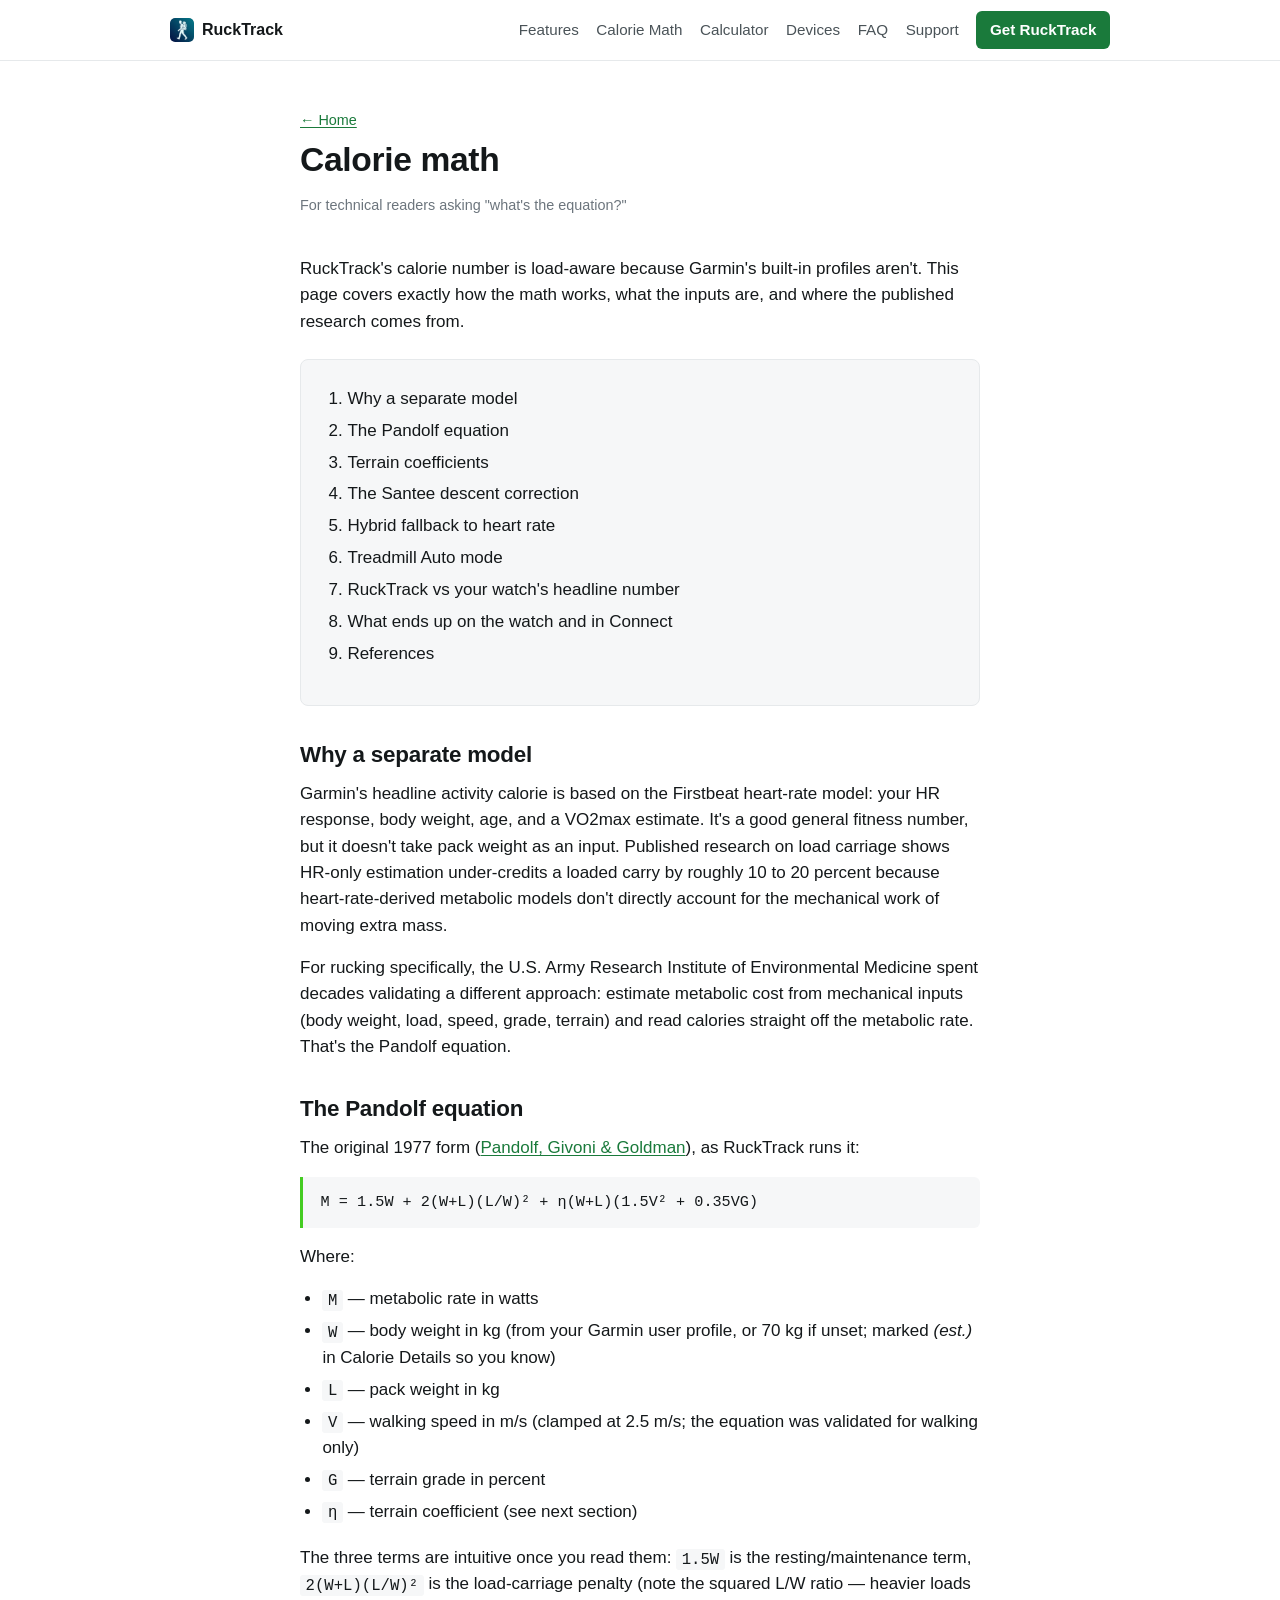
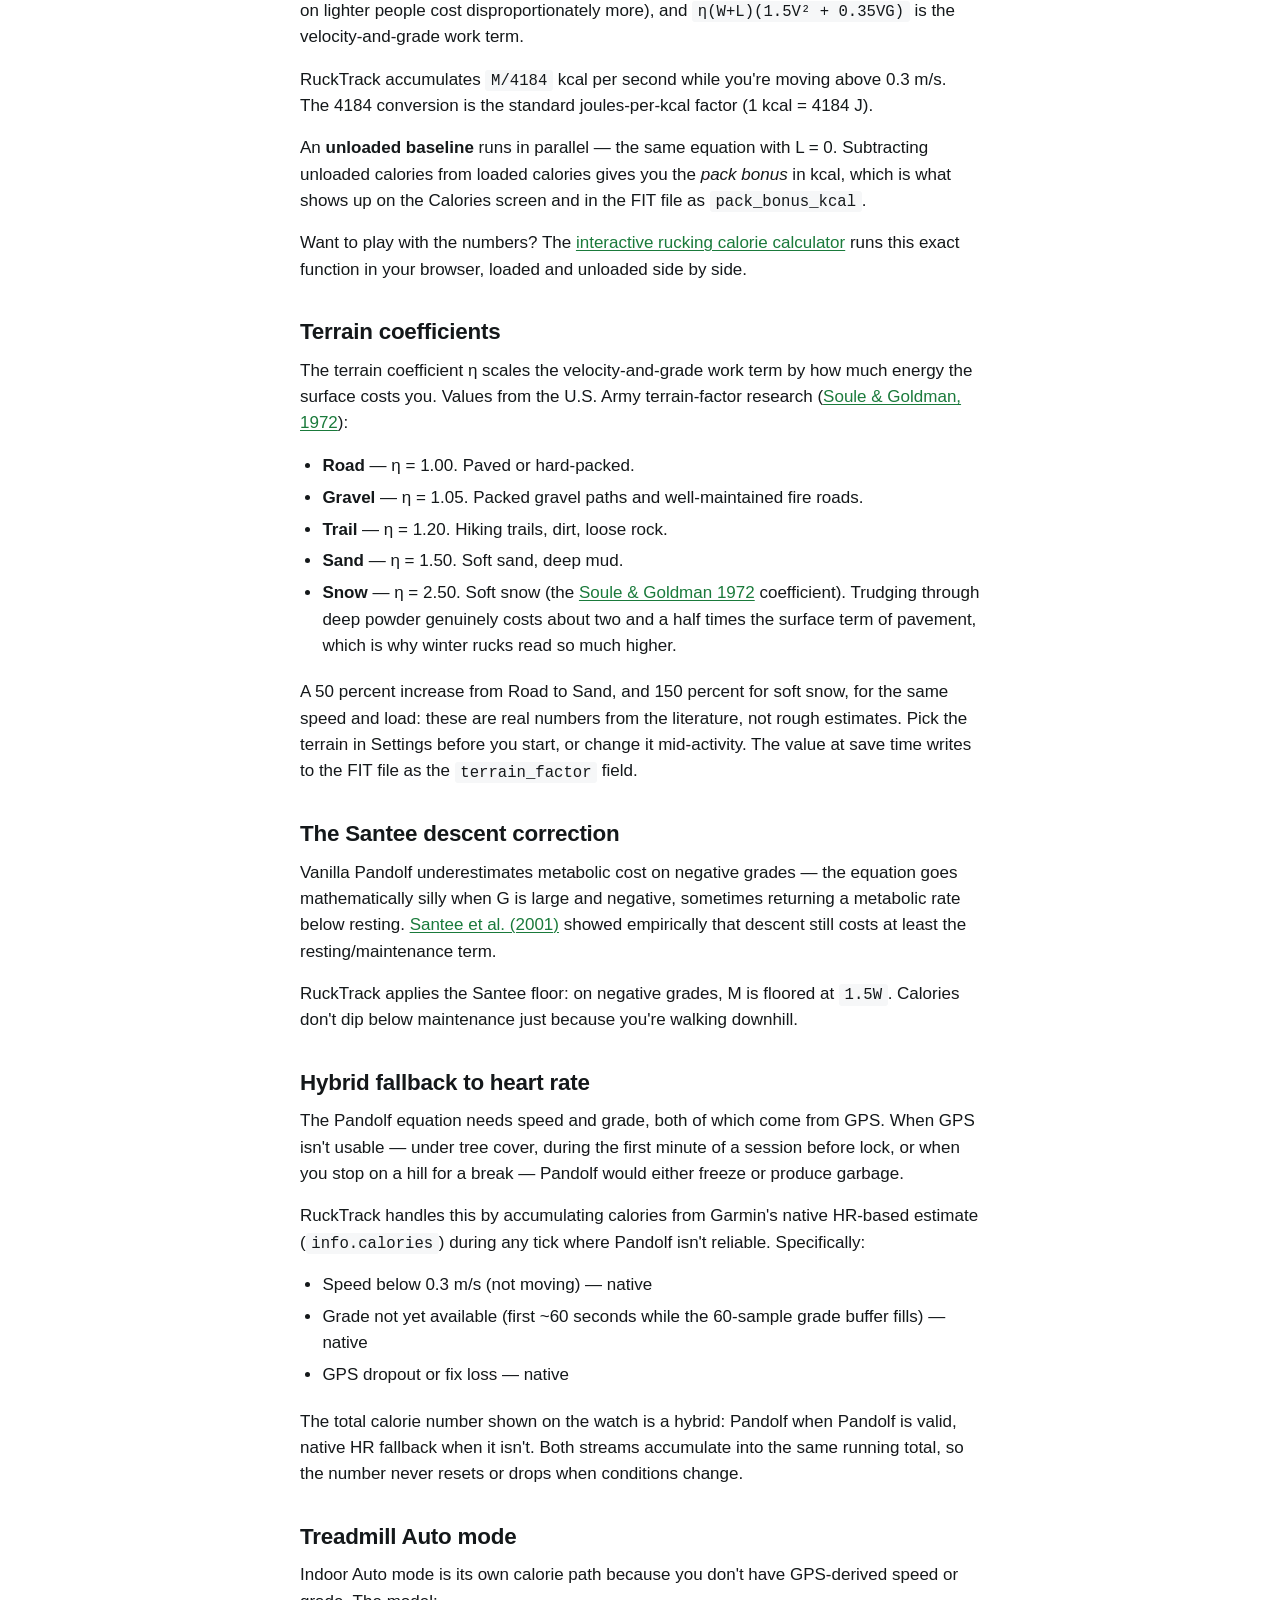
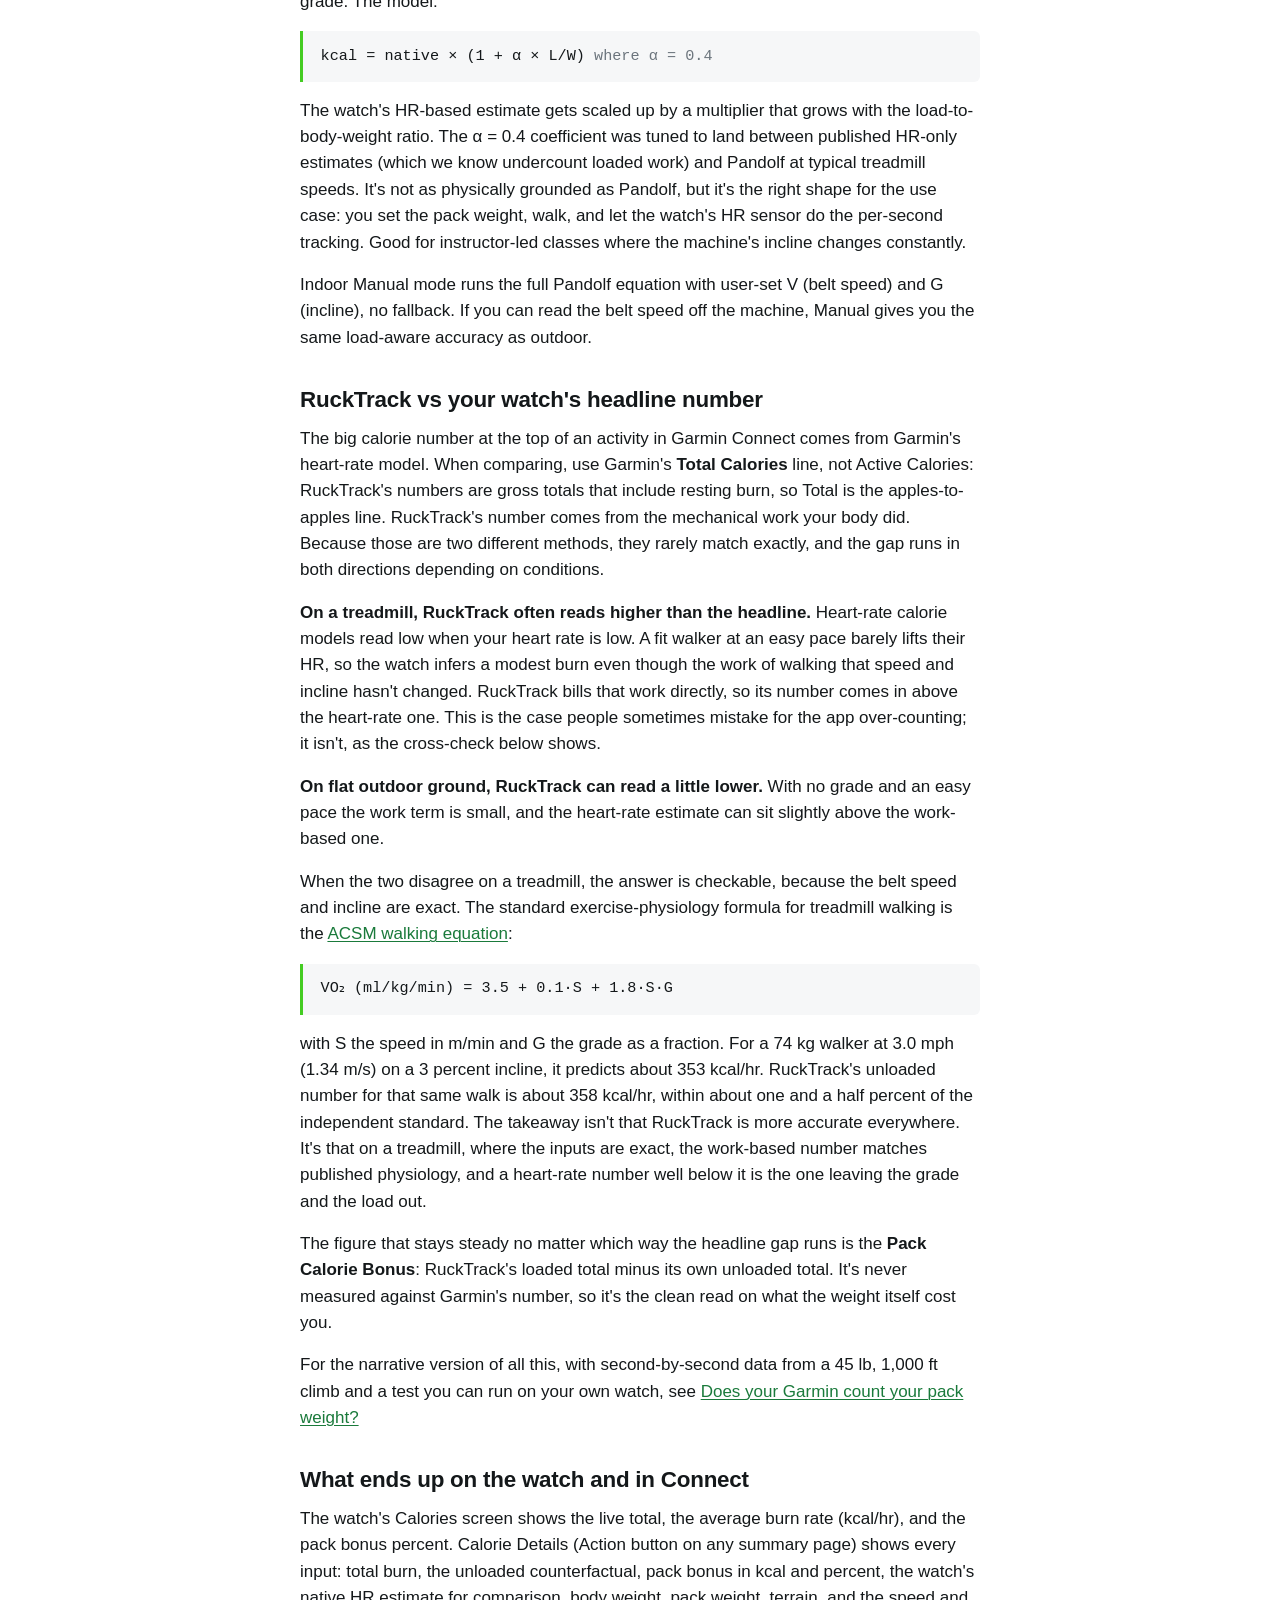
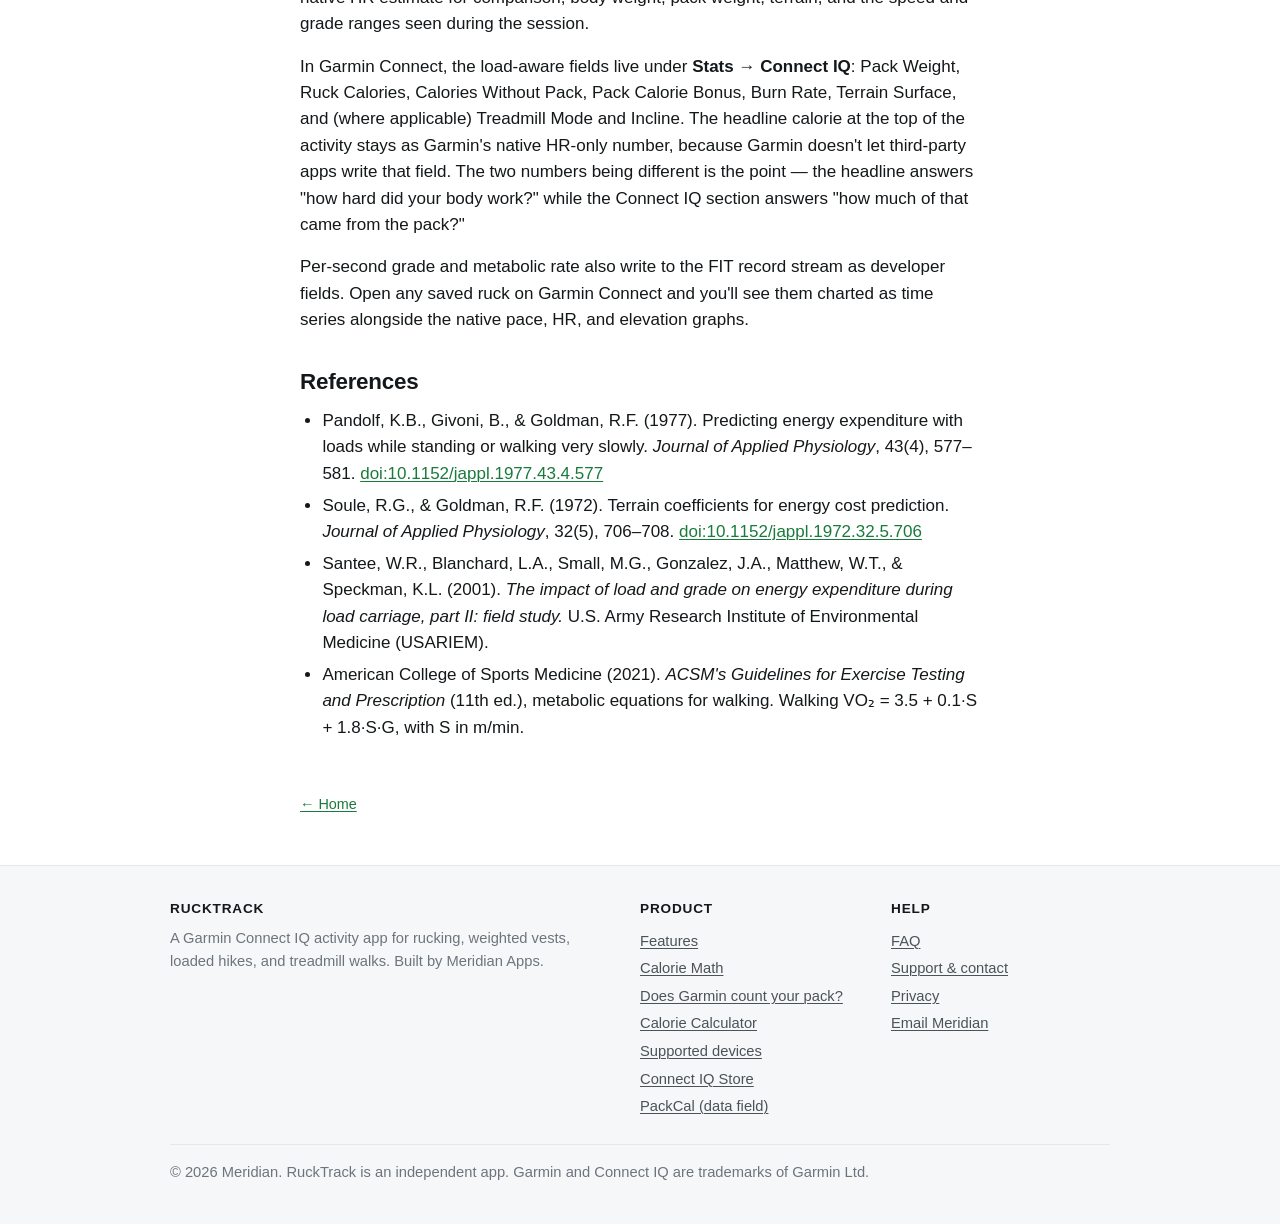
<file: calorie-math.html>
<!DOCTYPE html>
<html lang="en">
<head>
<meta charset="utf-8">
<meta name="viewport" content="width=device-width,initial-scale=1">
<title>Calorie Math — RuckTrack</title>
<meta name="description" content="How RuckTrack calculates calories: the Pandolf load-carriage equation, terrain coefficients, the Santee descent correction, and the HR-based hybrid fallback.">
<link rel="canonical" href="https://meridian-apps.github.io/rucktrack-docs/calorie-math.html">
<meta property="og:type" content="article">
<meta property="og:title" content="Calorie Math — RuckTrack">
<meta property="og:description" content="How RuckTrack calculates calories: the Pandolf load-carriage equation, terrain coefficients, the Santee descent correction, and the HR-based hybrid fallback.">
<meta property="og:url" content="https://meridian-apps.github.io/rucktrack-docs/calorie-math.html">
<meta property="og:image" content="https://meridian-apps.github.io/rucktrack-docs/og-image.png">
<meta name="twitter:card" content="summary_large_image">
<meta name="twitter:title" content="Calorie Math — RuckTrack">
<meta name="twitter:description" content="How RuckTrack calculates calories using the Pandolf load-carriage equation.">
<meta name="twitter:image" content="https://meridian-apps.github.io/rucktrack-docs/og-image.png">
<link rel="icon" type="image/png" href="icon.png">
<link rel="stylesheet" href="style.css">
</head>
<body>

<nav class="topnav">
  <div class="topnav-inner">
    <a class="topnav-brand" href="./"><img src="icon.png" alt=""> RuckTrack</a>
    <div class="topnav-links">
      <a href="features.html">Features</a>
      <a href="calorie-math.html">Calorie Math</a>
      <a href="calculator.html">Calculator</a>
      <a href="devices.html">Devices</a>
      <a href="faq.html">FAQ</a>
      <a href="support.html">Support</a>
      <a class="topnav-cta" href="https://apps.garmin.com/apps/201e9e43-f33c-4b56-b3f5-8a67184e3d1c">Get RuckTrack</a>
    </div>
  </div>
</nav>

<div class="wrap-narrow content-page">
<div class="page-head">
<p class="back"><a href="./">&larr; Home</a></p>
<h1>Calorie math</h1>
<p class="updated">For technical readers asking "what's the equation?"</p>
</div>

<p>RuckTrack's calorie number is load-aware because Garmin's built-in profiles aren't. This page covers exactly how the math works, what the inputs are, and where the published research comes from.</p>

<div class="toc">
<ol>
  <li><a href="#why">Why a separate model</a></li>
  <li><a href="#pandolf">The Pandolf equation</a></li>
  <li><a href="#terrain">Terrain coefficients</a></li>
  <li><a href="#descent">The Santee descent correction</a></li>
  <li><a href="#hybrid">Hybrid fallback to heart rate</a></li>
  <li><a href="#auto">Treadmill Auto mode</a></li>
  <li><a href="#vs-garmin">RuckTrack vs your watch's headline number</a></li>
  <li><a href="#totals">What ends up on the watch and in Connect</a></li>
  <li><a href="#references">References</a></li>
</ol>
</div>

<h2 id="why">Why a separate model</h2>
<p>Garmin's headline activity calorie is based on the Firstbeat heart-rate model: your HR response, body weight, age, and a VO2max estimate. It's a good general fitness number, but it doesn't take pack weight as an input. Published research on load carriage shows HR-only estimation under-credits a loaded carry by roughly 10 to 20 percent because heart-rate-derived metabolic models don't directly account for the mechanical work of moving extra mass.</p>
<p>For rucking specifically, the U.S. Army Research Institute of Environmental Medicine spent decades validating a different approach: estimate metabolic cost from mechanical inputs (body weight, load, speed, grade, terrain) and read calories straight off the metabolic rate. That's the Pandolf equation.</p>

<h2 id="pandolf">The Pandolf equation</h2>
<p>The original 1977 form (<a href="#references">Pandolf, Givoni &amp; Goldman</a>), as RuckTrack runs it:</p>
<div class="formula">
M = 1.5W + 2(W+L)(L/W)² + η(W+L)(1.5V² + 0.35VG)
</div>
<p>Where:</p>
<ul>
  <li><code>M</code> — metabolic rate in watts</li>
  <li><code>W</code> — body weight in kg (from your Garmin user profile, or 70 kg if unset; marked <em>(est.)</em> in Calorie Details so you know)</li>
  <li><code>L</code> — pack weight in kg</li>
  <li><code>V</code> — walking speed in m/s (clamped at 2.5 m/s; the equation was validated for walking only)</li>
  <li><code>G</code> — terrain grade in percent</li>
  <li><code>η</code> — terrain coefficient (see next section)</li>
</ul>
<p>The three terms are intuitive once you read them: <code>1.5W</code> is the resting/maintenance term, <code>2(W+L)(L/W)²</code> is the load-carriage penalty (note the squared L/W ratio — heavier loads on lighter people cost disproportionately more), and <code>η(W+L)(1.5V² + 0.35VG)</code> is the velocity-and-grade work term.</p>
<p>RuckTrack accumulates <code>M/4184</code> kcal per second while you're moving above 0.3 m/s. The 4184 conversion is the standard joules-per-kcal factor (1 kcal = 4184 J).</p>
<p>An <strong>unloaded baseline</strong> runs in parallel — the same equation with L = 0. Subtracting unloaded calories from loaded calories gives you the <em>pack bonus</em> in kcal, which is what shows up on the Calories screen and in the FIT file as <code>pack_bonus_kcal</code>.</p>
<p>Want to play with the numbers? The <a href="calculator.html">interactive rucking calorie calculator</a> runs this exact function in your browser, loaded and unloaded side by side.</p>

<h2 id="terrain">Terrain coefficients</h2>
<p>The terrain coefficient η scales the velocity-and-grade work term by how much energy the surface costs you. Values from the U.S. Army terrain-factor research (<a href="#references">Soule &amp; Goldman, 1972</a>):</p>
<ul>
  <li><strong>Road</strong> — η = 1.00. Paved or hard-packed.</li>
  <li><strong>Gravel</strong> — η = 1.05. Packed gravel paths and well-maintained fire roads.</li>
  <li><strong>Trail</strong> — η = 1.20. Hiking trails, dirt, loose rock.</li>
  <li><strong>Sand</strong> — η = 1.50. Soft sand, deep mud.</li>
  <li><strong>Snow</strong> — η = 2.50. Soft snow (the <a href="#references">Soule &amp; Goldman 1972</a> coefficient). Trudging through deep powder genuinely costs about two and a half times the surface term of pavement, which is why winter rucks read so much higher.</li>
</ul>
<p>A 50 percent increase from Road to Sand, and 150 percent for soft snow, for the same speed and load: these are real numbers from the literature, not rough estimates. Pick the terrain in Settings before you start, or change it mid-activity. The value at save time writes to the FIT file as the <code>terrain_factor</code> field.</p>

<h2 id="descent">The Santee descent correction</h2>
<p>Vanilla Pandolf underestimates metabolic cost on negative grades — the equation goes mathematically silly when G is large and negative, sometimes returning a metabolic rate below resting. <a href="#references">Santee et al. (2001)</a> showed empirically that descent still costs at least the resting/maintenance term.</p>
<p>RuckTrack applies the Santee floor: on negative grades, M is floored at <code>1.5W</code>. Calories don't dip below maintenance just because you're walking downhill.</p>

<h2 id="hybrid">Hybrid fallback to heart rate</h2>
<p>The Pandolf equation needs speed and grade, both of which come from GPS. When GPS isn't usable — under tree cover, during the first minute of a session before lock, or when you stop on a hill for a break — Pandolf would either freeze or produce garbage.</p>
<p>RuckTrack handles this by accumulating calories from Garmin's native HR-based estimate (<code>info.calories</code>) during any tick where Pandolf isn't reliable. Specifically:</p>
<ul>
  <li>Speed below 0.3 m/s (not moving) — native</li>
  <li>Grade not yet available (first ~60 seconds while the 60-sample grade buffer fills) — native</li>
  <li>GPS dropout or fix loss — native</li>
</ul>
<p>The total calorie number shown on the watch is a hybrid: Pandolf when Pandolf is valid, native HR fallback when it isn't. Both streams accumulate into the same running total, so the number never resets or drops when conditions change.</p>

<h2 id="auto">Treadmill Auto mode</h2>
<p>Indoor Auto mode is its own calorie path because you don't have GPS-derived speed or grade. The model:</p>
<div class="formula">
kcal = native × (1 + α × L/W)        <em>where α = 0.4</em>
</div>
<p>The watch's HR-based estimate gets scaled up by a multiplier that grows with the load-to-body-weight ratio. The α = 0.4 coefficient was tuned to land between published HR-only estimates (which we know undercount loaded work) and Pandolf at typical treadmill speeds. It's not as physically grounded as Pandolf, but it's the right shape for the use case: you set the pack weight, walk, and let the watch's HR sensor do the per-second tracking. Good for instructor-led classes where the machine's incline changes constantly.</p>
<p>Indoor Manual mode runs the full Pandolf equation with user-set V (belt speed) and G (incline), no fallback. If you can read the belt speed off the machine, Manual gives you the same load-aware accuracy as outdoor.</p>

<h2 id="vs-garmin">RuckTrack vs your watch's headline number</h2>
<p>The big calorie number at the top of an activity in Garmin Connect comes from Garmin's heart-rate model. When comparing, use Garmin's <strong>Total Calories</strong> line, not Active Calories: RuckTrack's numbers are gross totals that include resting burn, so Total is the apples-to-apples line. RuckTrack's number comes from the mechanical work your body did. Because those are two different methods, they rarely match exactly, and the gap runs in both directions depending on conditions.</p>
<p><strong>On a treadmill, RuckTrack often reads higher than the headline.</strong> Heart-rate calorie models read low when your heart rate is low. A fit walker at an easy pace barely lifts their HR, so the watch infers a modest burn even though the work of walking that speed and incline hasn't changed. RuckTrack bills that work directly, so its number comes in above the heart-rate one. This is the case people sometimes mistake for the app over-counting; it isn't, as the cross-check below shows.</p>
<p><strong>On flat outdoor ground, RuckTrack can read a little lower.</strong> With no grade and an easy pace the work term is small, and the heart-rate estimate can sit slightly above the work-based one.</p>
<p>When the two disagree on a treadmill, the answer is checkable, because the belt speed and incline are exact. The standard exercise-physiology formula for treadmill walking is the <a href="#references">ACSM walking equation</a>:</p>
<div class="formula">
VO₂ (ml/kg/min) = 3.5 + 0.1·S + 1.8·S·G
</div>
<p>with S the speed in m/min and G the grade as a fraction. For a 74 kg walker at 3.0 mph (1.34 m/s) on a 3 percent incline, it predicts about 353 kcal/hr. RuckTrack's unloaded number for that same walk is about 358 kcal/hr, within about one and a half percent of the independent standard. The takeaway isn't that RuckTrack is more accurate everywhere. It's that on a treadmill, where the inputs are exact, the work-based number matches published physiology, and a heart-rate number well below it is the one leaving the grade and the load out.</p>
<p>The figure that stays steady no matter which way the headline gap runs is the <strong>Pack Calorie Bonus</strong>: RuckTrack's loaded total minus its own unloaded total. It's never measured against Garmin's number, so it's the clean read on what the weight itself cost you.</p>
<p>For the narrative version of all this, with second-by-second data from a 45 lb, 1,000 ft climb and a test you can run on your own watch, see <a href="garmin-ruck-calories.html">Does your Garmin count your pack weight?</a></p>

<h2 id="totals">What ends up on the watch and in Connect</h2>
<p>The watch's Calories screen shows the live total, the average burn rate (kcal/hr), and the pack bonus percent. Calorie Details (Action button on any summary page) shows every input: total burn, the unloaded counterfactual, pack bonus in kcal and percent, the watch's native HR estimate for comparison, body weight, pack weight, terrain, and the speed and grade ranges seen during the session.</p>
<p>In Garmin Connect, the load-aware fields live under <strong>Stats → Connect IQ</strong>: Pack Weight, Ruck Calories, Calories Without Pack, Pack Calorie Bonus, Burn Rate, Terrain Surface, and (where applicable) Treadmill Mode and Incline. The headline calorie at the top of the activity stays as Garmin's native HR-only number, because Garmin doesn't let third-party apps write that field. The two numbers being different is the point — the headline answers "how hard did your body work?" while the Connect IQ section answers "how much of that came from the pack?"</p>
<p>Per-second grade and metabolic rate also write to the FIT record stream as developer fields. Open any saved ruck on Garmin Connect and you'll see them charted as time series alongside the native pace, HR, and elevation graphs.</p>

<h2 id="references">References</h2>
<ul>
  <li>Pandolf, K.B., Givoni, B., &amp; Goldman, R.F. (1977). Predicting energy expenditure with loads while standing or walking very slowly. <em>Journal of Applied Physiology</em>, 43(4), 577&ndash;581. <a href="https://doi.org/10.1152/jappl.1977.43.4.577" rel="noopener">doi:10.1152/jappl.1977.43.4.577</a></li>
  <li>Soule, R.G., &amp; Goldman, R.F. (1972). Terrain coefficients for energy cost prediction. <em>Journal of Applied Physiology</em>, 32(5), 706&ndash;708. <a href="https://doi.org/10.1152/jappl.1972.32.5.706" rel="noopener">doi:10.1152/jappl.1972.32.5.706</a></li>
  <li>Santee, W.R., Blanchard, L.A., Small, M.G., Gonzalez, J.A., Matthew, W.T., &amp; Speckman, K.L. (2001). <em>The impact of load and grade on energy expenditure during load carriage, part II: field study.</em> U.S. Army Research Institute of Environmental Medicine (USARIEM).</li>
  <li>American College of Sports Medicine (2021). <em>ACSM's Guidelines for Exercise Testing and Prescription</em> (11th ed.), metabolic equations for walking. Walking VO&#8322; = 3.5 + 0.1&middot;S + 1.8&middot;S&middot;G, with S in m/min.</li>
</ul>

<p class="back" style="margin-top: 2rem;"><a href="./">&larr; Home</a></p>

</div>

<footer class="site-footer">
  <div class="wrap">
    <div class="footer-cols">
      <div>
        <h5>RuckTrack</h5>
        <p>A Garmin Connect IQ activity app for rucking, weighted vests, loaded hikes, and treadmill walks. Built by Meridian Apps.</p>
      </div>
      <div>
        <h5>Product</h5>
        <ul>
          <li><a href="features.html">Features</a></li>
          <li><a href="calorie-math.html">Calorie Math</a></li>
          <li><a href="garmin-ruck-calories.html">Does Garmin count your pack?</a></li>
          <li><a href="calculator.html">Calorie Calculator</a></li>
          <li><a href="devices.html">Supported devices</a></li>
          <li><a href="https://apps.garmin.com/apps/201e9e43-f33c-4b56-b3f5-8a67184e3d1c">Connect IQ Store</a></li>
          <li><a href="https://meridian-apps.github.io/packcal-docs/">PackCal (data field)</a></li>
        </ul>
      </div>
      <div>
        <h5>Help</h5>
        <ul>
          <li><a href="faq.html">FAQ</a></li>
          <li><a href="support.html">Support &amp; contact</a></li>
          <li><a href="privacy.html">Privacy</a></li>
          <li><a href="mailto:garmin.lanam+rucktrack@gmail.com">Email Meridian</a></li>
        </ul>
      </div>
    </div>
    <div class="footer-bottom">
      &copy; 2026 Meridian. RuckTrack is an independent app. Garmin and Connect IQ are trademarks of Garmin Ltd.
    </div>
  </div>
</footer>

</body>
</html>
</file>
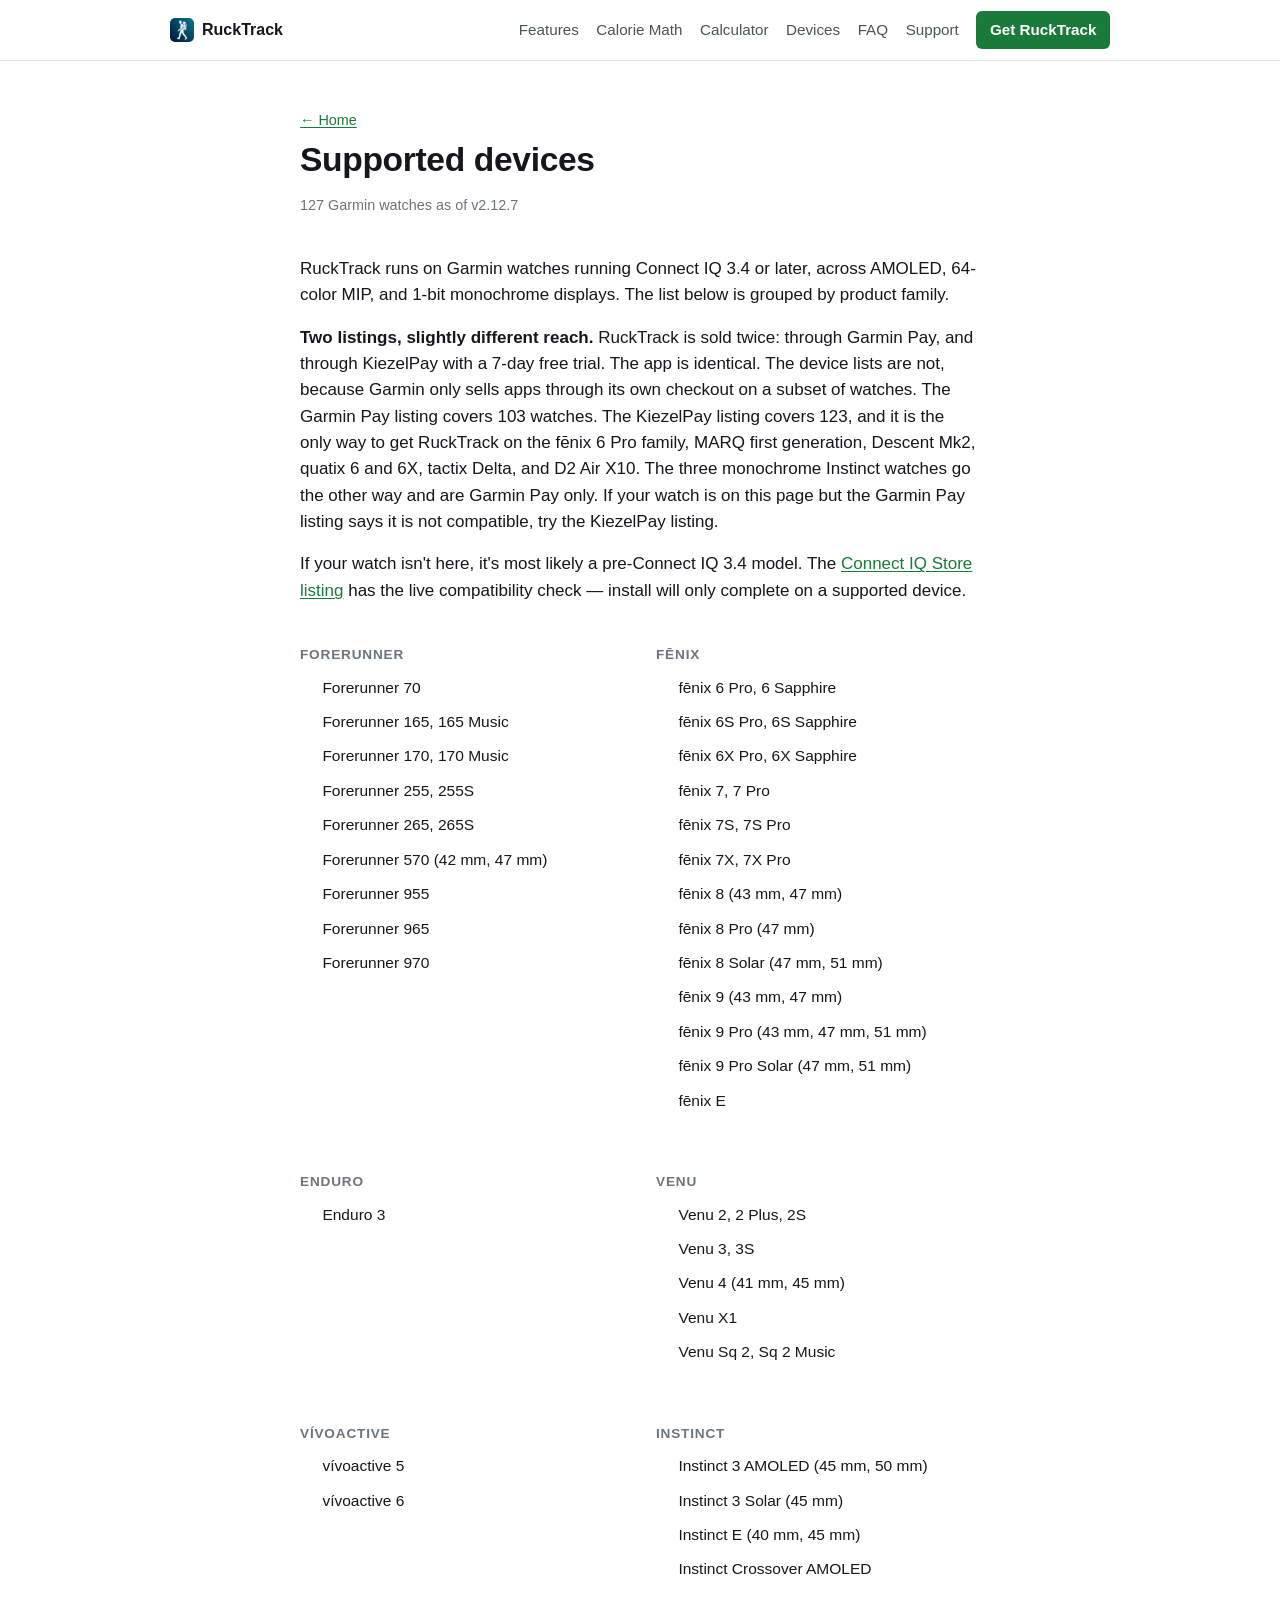
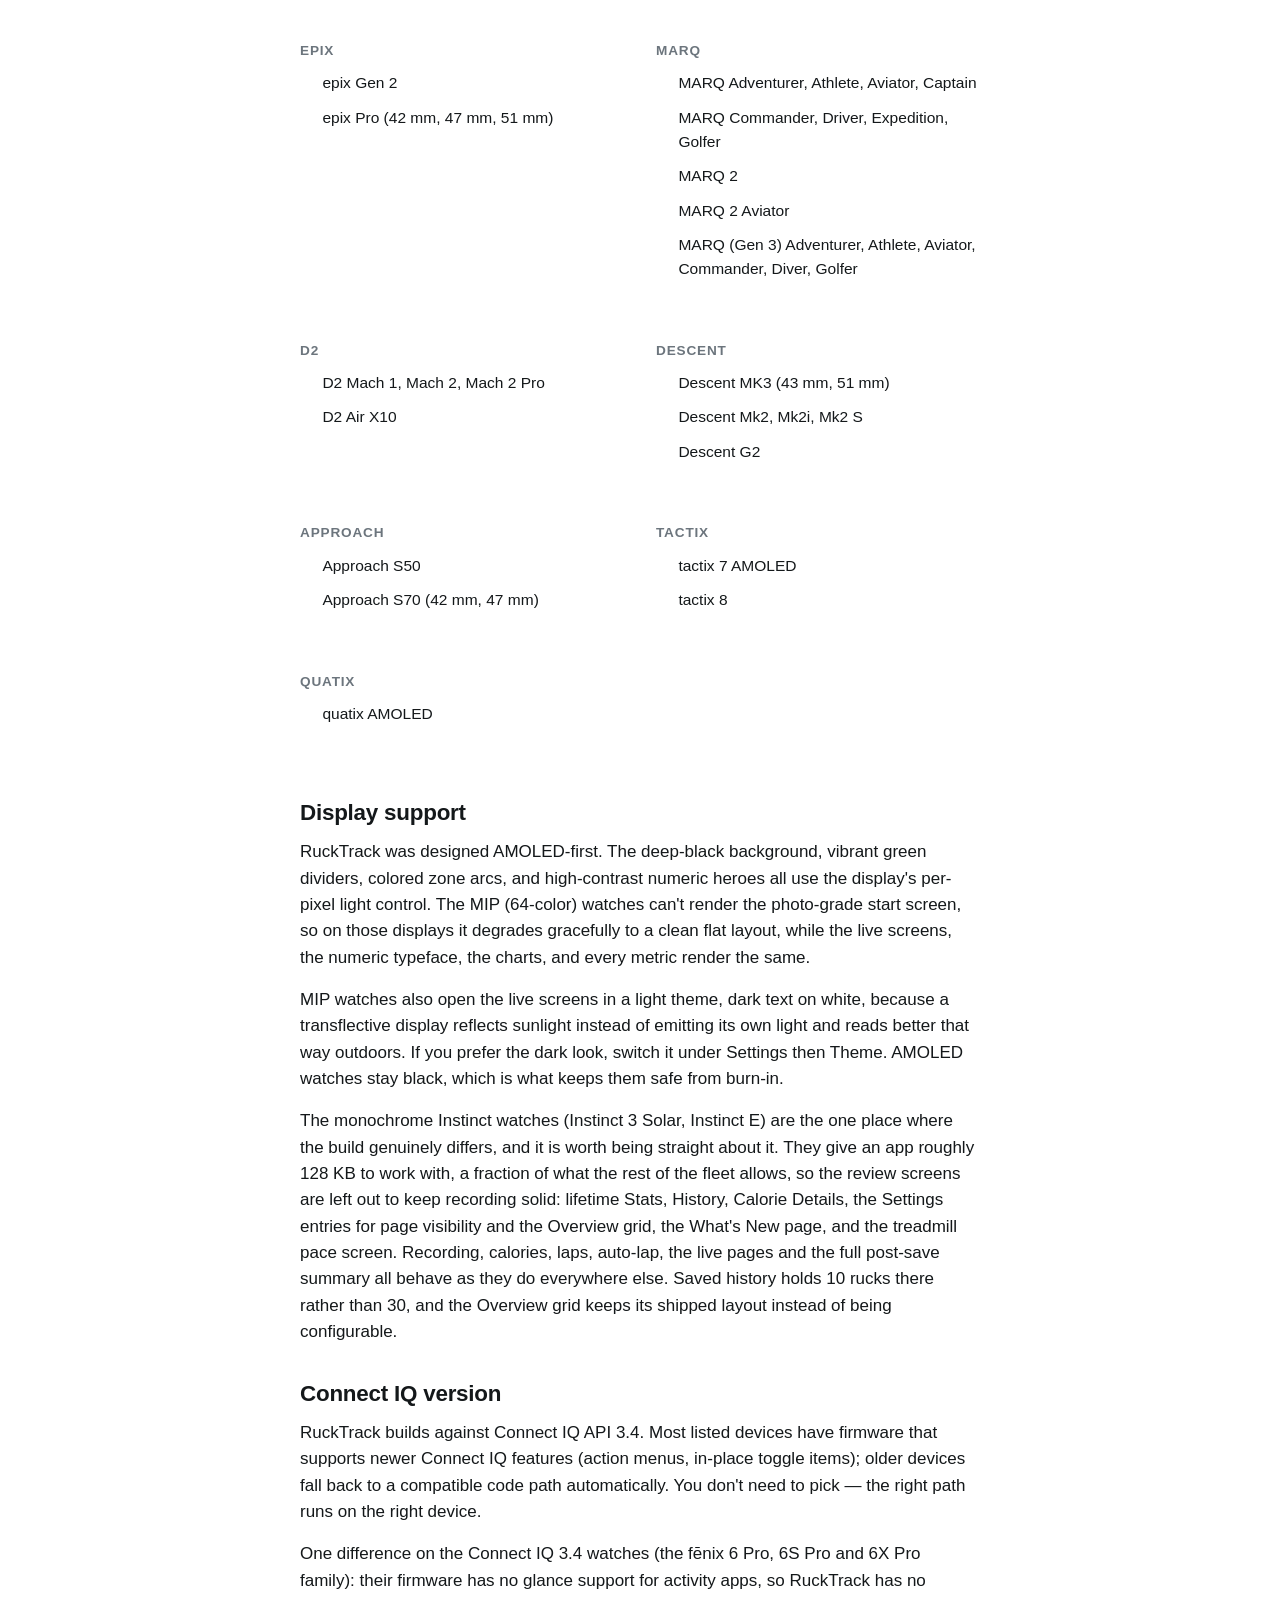
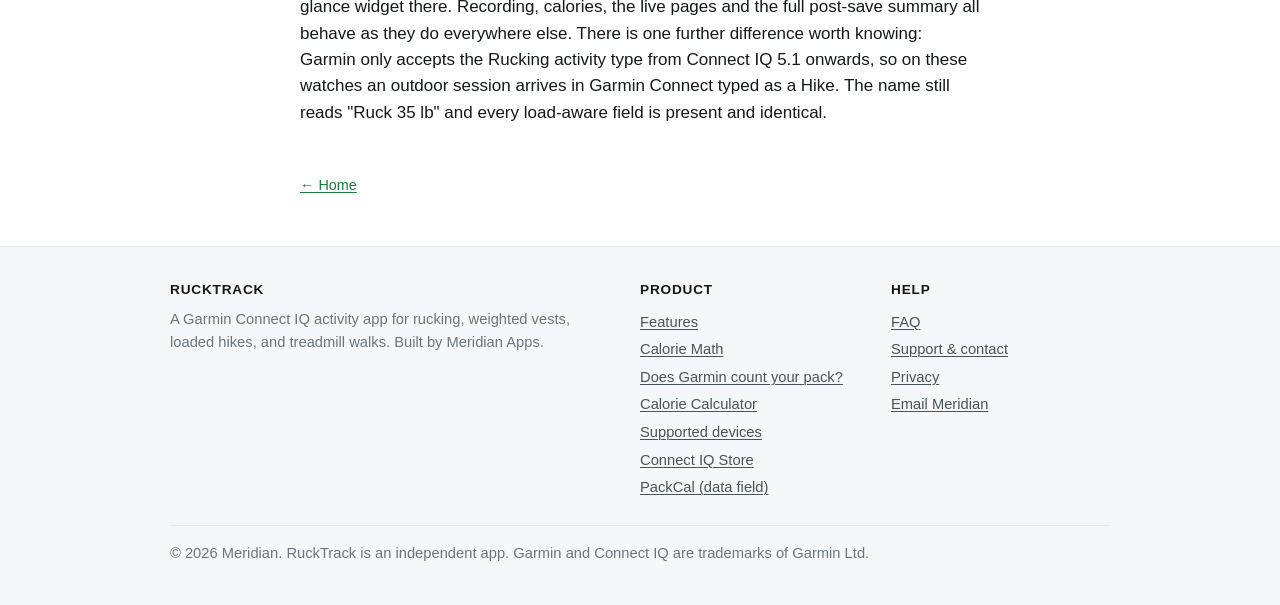
<file: devices.html>
<!DOCTYPE html>
<html lang="en">
<head>
<meta charset="utf-8">
<meta name="viewport" content="width=device-width,initial-scale=1">
<title>Supported devices — RuckTrack</title>
<meta name="description" content="RuckTrack runs on 127 Garmin watches across AMOLED, MIP, and monochrome displays: Forerunner, fēnix 6 Pro/7/8/9/E, Enduro 3, Instinct, Venu, vívoactive, epix Pro, MARQ 2, D2, Descent, Approach, tactix, quatix.">
<link rel="canonical" href="https://meridian-apps.github.io/rucktrack-docs/devices.html">
<meta property="og:type" content="article">
<meta property="og:title" content="Supported devices — RuckTrack">
<meta property="og:description" content="RuckTrack runs on 127 Garmin watches across the Forerunner, fēnix, Enduro, Venu, vívoactive, Instinct, epix, MARQ, D2, Descent, Approach, tactix, and quatix families.">
<meta property="og:url" content="https://meridian-apps.github.io/rucktrack-docs/devices.html">
<meta property="og:image" content="https://meridian-apps.github.io/rucktrack-docs/og-image.png">
<meta name="twitter:card" content="summary_large_image">
<meta name="twitter:title" content="Supported devices — RuckTrack">
<meta name="twitter:description" content="The full list of Garmin watches RuckTrack runs on.">
<meta name="twitter:image" content="https://meridian-apps.github.io/rucktrack-docs/og-image.png">
<link rel="icon" type="image/png" href="icon.png">
<link rel="stylesheet" href="style.css">
</head>
<body>

<nav class="topnav">
  <div class="topnav-inner">
    <a class="topnav-brand" href="./"><img src="icon.png" alt=""> RuckTrack</a>
    <div class="topnav-links">
      <a href="features.html">Features</a>
      <a href="calorie-math.html">Calorie Math</a>
      <a href="calculator.html">Calculator</a>
      <a href="devices.html">Devices</a>
      <a href="faq.html">FAQ</a>
      <a href="support.html">Support</a>
      <a class="topnav-cta" href="https://apps.garmin.com/apps/201e9e43-f33c-4b56-b3f5-8a67184e3d1c">Get RuckTrack</a>
    </div>
  </div>
</nav>

<div class="wrap-narrow content-page">
<div class="page-head">
<p class="back"><a href="./">&larr; Home</a></p>
<h1>Supported devices</h1>
<p class="updated">127 Garmin watches as of v2.12.7</p>
</div>

<p>RuckTrack runs on Garmin watches running Connect IQ 3.4 or later, across AMOLED, 64-color MIP, and 1-bit monochrome displays. The list below is grouped by product family.</p>

<p><strong>Two listings, slightly different reach.</strong> RuckTrack is sold twice: through Garmin Pay, and through KiezelPay with a 7-day free trial. The app is identical. The device lists are not, because Garmin only sells apps through its own checkout on a subset of watches. The Garmin Pay listing covers 103 watches. The KiezelPay listing covers 123, and it is the only way to get RuckTrack on the fēnix 6 Pro family, MARQ first generation, Descent Mk2, quatix 6 and 6X, tactix Delta, and D2 Air X10. The three monochrome Instinct watches go the other way and are Garmin Pay only. If your watch is on this page but the Garmin Pay listing says it is not compatible, try the KiezelPay listing.</p>

<p>If your watch isn't here, it's most likely a pre-Connect IQ 3.4 model. The <a href="https://apps.garmin.com/apps/201e9e43-f33c-4b56-b3f5-8a67184e3d1c">Connect IQ Store listing</a> has the live compatibility check — install will only complete on a supported device.</p>

<div class="device-grid">
  <div>
    <h4>Forerunner</h4>
    <ul>
      <li>Forerunner 70</li>
      <li>Forerunner 165, 165 Music</li>
      <li>Forerunner 170, 170 Music</li>
      <li>Forerunner 255, 255S</li>
      <li>Forerunner 265, 265S</li>
      <li>Forerunner 570 (42 mm, 47 mm)</li>
      <li>Forerunner 955</li>
      <li>Forerunner 965</li>
      <li>Forerunner 970</li>
    </ul>
  </div>

  <div>
    <h4>fēnix</h4>
    <ul>
      <li>fēnix 6 Pro, 6 Sapphire</li>
      <li>fēnix 6S Pro, 6S Sapphire</li>
      <li>fēnix 6X Pro, 6X Sapphire</li>
      <li>fēnix 7, 7 Pro</li>
      <li>fēnix 7S, 7S Pro</li>
      <li>fēnix 7X, 7X Pro</li>
      <li>fēnix 8 (43 mm, 47 mm)</li>
      <li>fēnix 8 Pro (47 mm)</li>
      <li>fēnix 8 Solar (47 mm, 51 mm)</li>
      <li>fēnix 9 (43 mm, 47 mm)</li>
      <li>fēnix 9 Pro (43 mm, 47 mm, 51 mm)</li>
      <li>fēnix 9 Pro Solar (47 mm, 51 mm)</li>
      <li>fēnix E</li>
    </ul>
  </div>

  <div>
    <h4>Enduro</h4>
    <ul>
      <li>Enduro 3</li>
    </ul>
  </div>

  <div>
    <h4>Venu</h4>
    <ul>
      <li>Venu 2, 2 Plus, 2S</li>
      <li>Venu 3, 3S</li>
      <li>Venu 4 (41 mm, 45 mm)</li>
      <li>Venu X1</li>
      <li>Venu Sq 2, Sq 2 Music</li>
    </ul>
  </div>

  <div>
    <h4>vívoactive</h4>
    <ul>
      <li>vívoactive 5</li>
      <li>vívoactive 6</li>
    </ul>
  </div>

  <div>
    <h4>Instinct</h4>
    <ul>
      <li>Instinct 3 AMOLED (45 mm, 50 mm)</li>
      <li>Instinct 3 Solar (45 mm)</li>
      <li>Instinct E (40 mm, 45 mm)</li>
      <li>Instinct Crossover AMOLED</li>
    </ul>
  </div>

  <div>
    <h4>epix</h4>
    <ul>
      <li>epix Gen 2</li>
      <li>epix Pro (42 mm, 47 mm, 51 mm)</li>
    </ul>
  </div>

  <div>
    <h4>MARQ</h4>
    <ul>
      <li>MARQ Adventurer, Athlete, Aviator, Captain</li>
      <li>MARQ Commander, Driver, Expedition, Golfer</li>
      <li>MARQ 2</li>
      <li>MARQ 2 Aviator</li>
      <li>MARQ (Gen 3) Adventurer, Athlete, Aviator, Commander, Diver, Golfer</li>
    </ul>
  </div>

  <div>
    <h4>D2</h4>
    <ul>
      <li>D2 Mach 1, Mach 2, Mach 2 Pro</li>
      <li>D2 Air X10</li>
    </ul>
  </div>

  <div>
    <h4>Descent</h4>
    <ul>
      <li>Descent MK3 (43 mm, 51 mm)</li>
      <li>Descent Mk2, Mk2i, Mk2 S</li>
      <li>Descent G2</li>
    </ul>
  </div>

  <div>
    <h4>Approach</h4>
    <ul>
      <li>Approach S50</li>
      <li>Approach S70 (42 mm, 47 mm)</li>
    </ul>
  </div>

  <div>
    <h4>tactix</h4>
    <ul>
      <li>tactix 7 AMOLED</li>
      <li>tactix 8</li>
    </ul>
  </div>

  <div>
    <h4>quatix</h4>
    <ul>
      <li>quatix AMOLED</li>
    </ul>
  </div>
</div>

<h2 style="margin-top: 3rem;">Display support</h2>
<p>RuckTrack was designed AMOLED-first. The deep-black background, vibrant green dividers, colored zone arcs, and high-contrast numeric heroes all use the display's per-pixel light control. The MIP (64-color) watches can't render the photo-grade start screen, so on those displays it degrades gracefully to a clean flat layout, while the live screens, the numeric typeface, the charts, and every metric render the same.</p>

<p>MIP watches also open the live screens in a light theme, dark text on white, because a transflective display reflects sunlight instead of emitting its own light and reads better that way outdoors. If you prefer the dark look, switch it under Settings then Theme. AMOLED watches stay black, which is what keeps them safe from burn-in.</p>

<p>The monochrome Instinct watches (Instinct 3 Solar, Instinct E) are the one place where the build genuinely differs, and it is worth being straight about it. They give an app roughly 128 KB to work with, a fraction of what the rest of the fleet allows, so the review screens are left out to keep recording solid: lifetime Stats, History, Calorie Details, the Settings entries for page visibility and the Overview grid, the What's New page, and the treadmill pace screen. Recording, calories, laps, auto-lap, the live pages and the full post-save summary all behave as they do everywhere else. Saved history holds 10 rucks there rather than 30, and the Overview grid keeps its shipped layout instead of being configurable.</p>

<h2>Connect IQ version</h2>
<p>RuckTrack builds against Connect IQ API 3.4. Most listed devices have firmware that supports newer Connect IQ features (action menus, in-place toggle items); older devices fall back to a compatible code path automatically. You don't need to pick — the right path runs on the right device.</p>

<p>One difference on the Connect IQ 3.4 watches (the fēnix 6 Pro, 6S Pro and 6X Pro family): their firmware has no glance support for activity apps, so RuckTrack has no glance widget there. Recording, calories, the live pages and the full post-save summary all behave as they do everywhere else. There is one further difference worth knowing: Garmin only accepts the Rucking activity type from Connect IQ 5.1 onwards, so on these watches an outdoor session arrives in Garmin Connect typed as a Hike. The name still reads "Ruck 35 lb" and every load-aware field is present and identical.</p>

<p class="back" style="margin-top: 2rem;"><a href="./">&larr; Home</a></p>

</div>

<footer class="site-footer">
  <div class="wrap">
    <div class="footer-cols">
      <div>
        <h5>RuckTrack</h5>
        <p>A Garmin Connect IQ activity app for rucking, weighted vests, loaded hikes, and treadmill walks. Built by Meridian Apps.</p>
      </div>
      <div>
        <h5>Product</h5>
        <ul>
          <li><a href="features.html">Features</a></li>
          <li><a href="calorie-math.html">Calorie Math</a></li>
          <li><a href="garmin-ruck-calories.html">Does Garmin count your pack?</a></li>
          <li><a href="calculator.html">Calorie Calculator</a></li>
          <li><a href="devices.html">Supported devices</a></li>
          <li><a href="https://apps.garmin.com/apps/201e9e43-f33c-4b56-b3f5-8a67184e3d1c">Connect IQ Store</a></li>
          <li><a href="https://meridian-apps.github.io/packcal-docs/">PackCal (data field)</a></li>
        </ul>
      </div>
      <div>
        <h5>Help</h5>
        <ul>
          <li><a href="faq.html">FAQ</a></li>
          <li><a href="support.html">Support &amp; contact</a></li>
          <li><a href="privacy.html">Privacy</a></li>
          <li><a href="mailto:garmin.lanam+rucktrack@gmail.com">Email Meridian</a></li>
        </ul>
      </div>
    </div>
    <div class="footer-bottom">
      &copy; 2026 Meridian. RuckTrack is an independent app. Garmin and Connect IQ are trademarks of Garmin Ltd.
    </div>
  </div>
</footer>

</body>
</html>
</file>
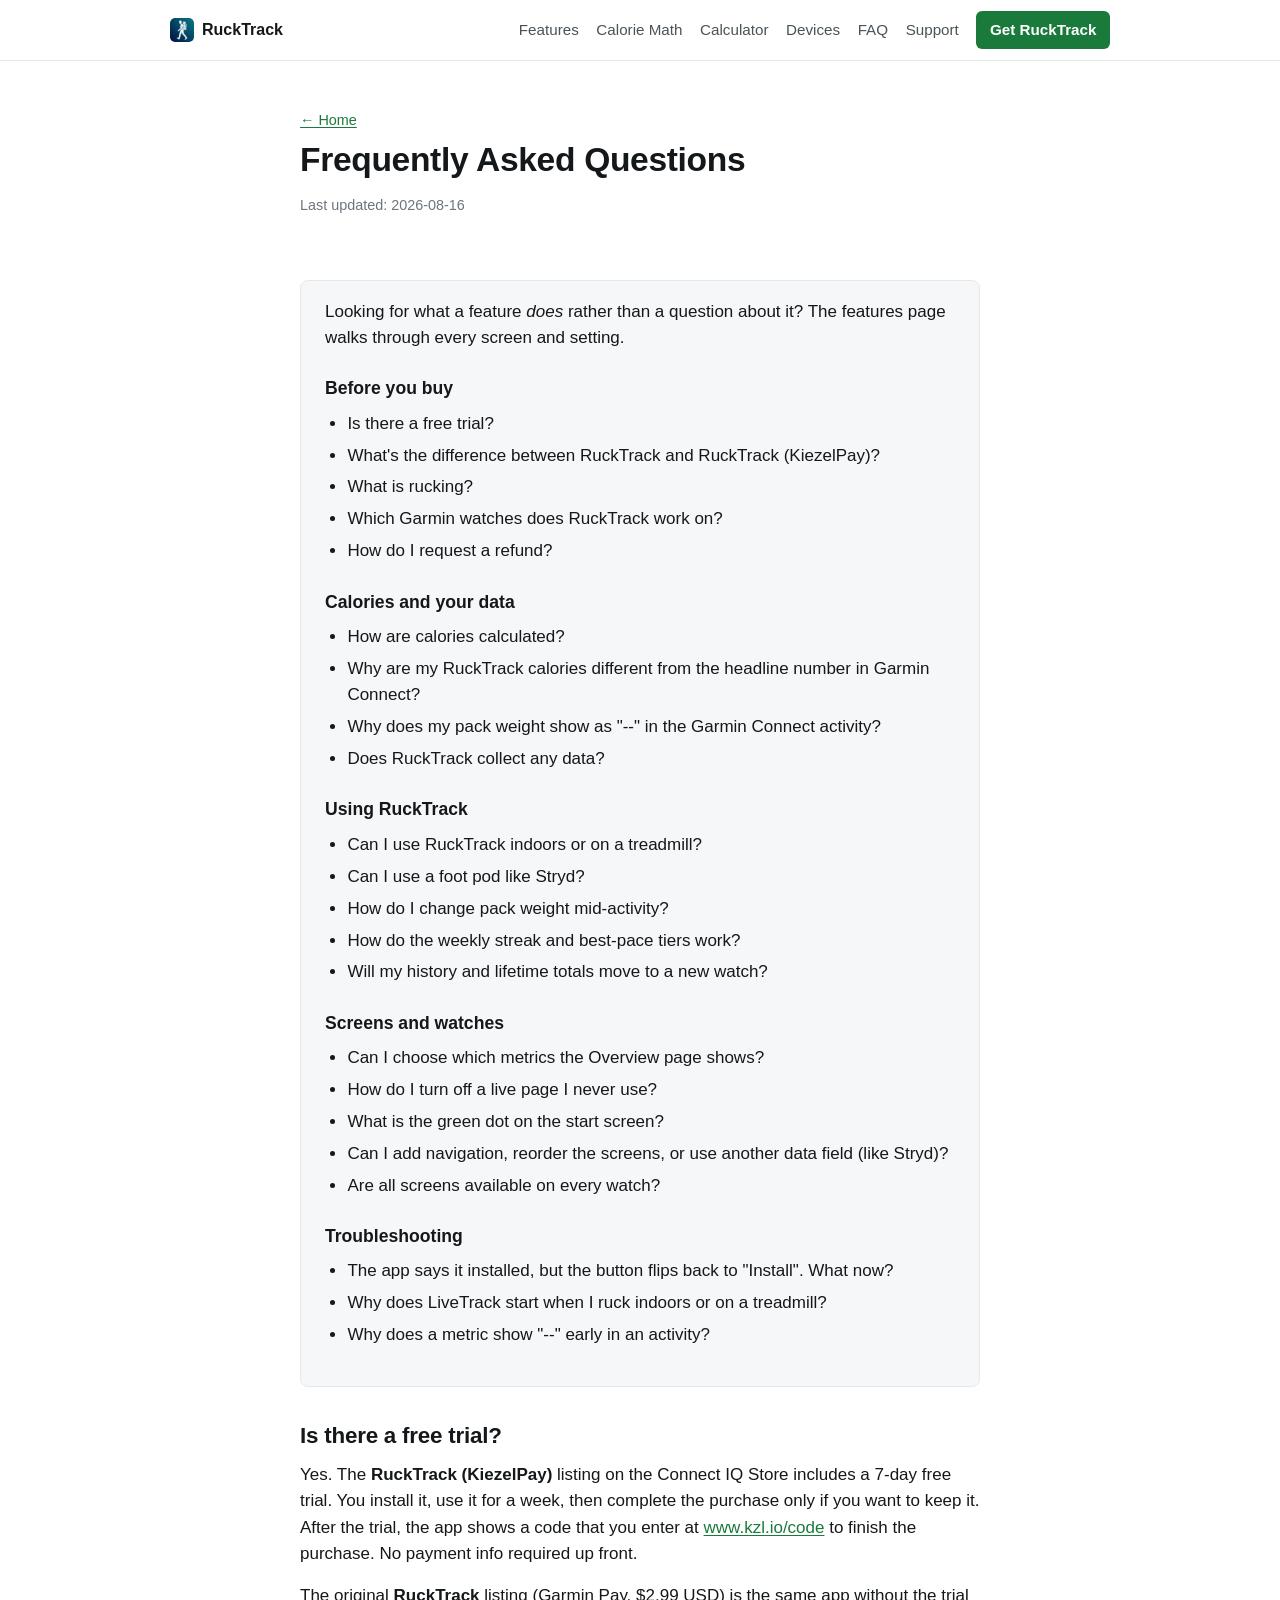
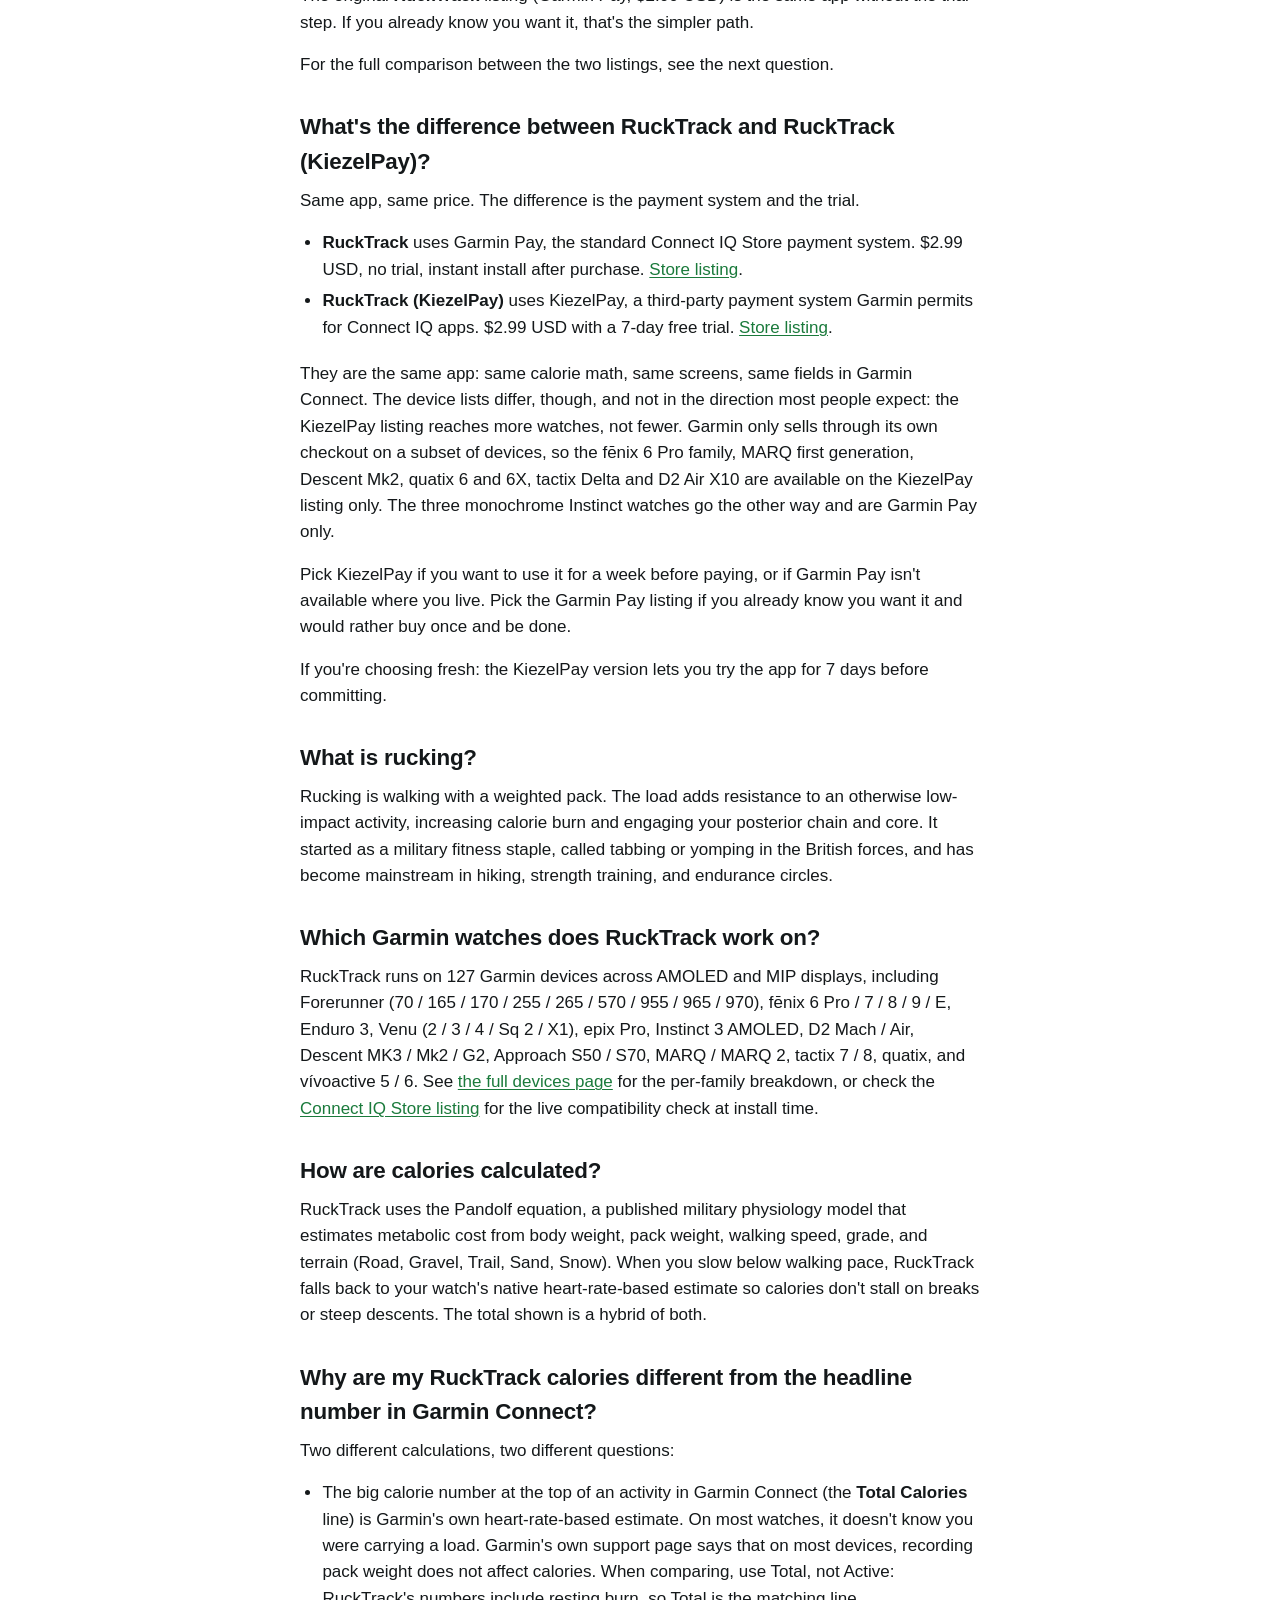
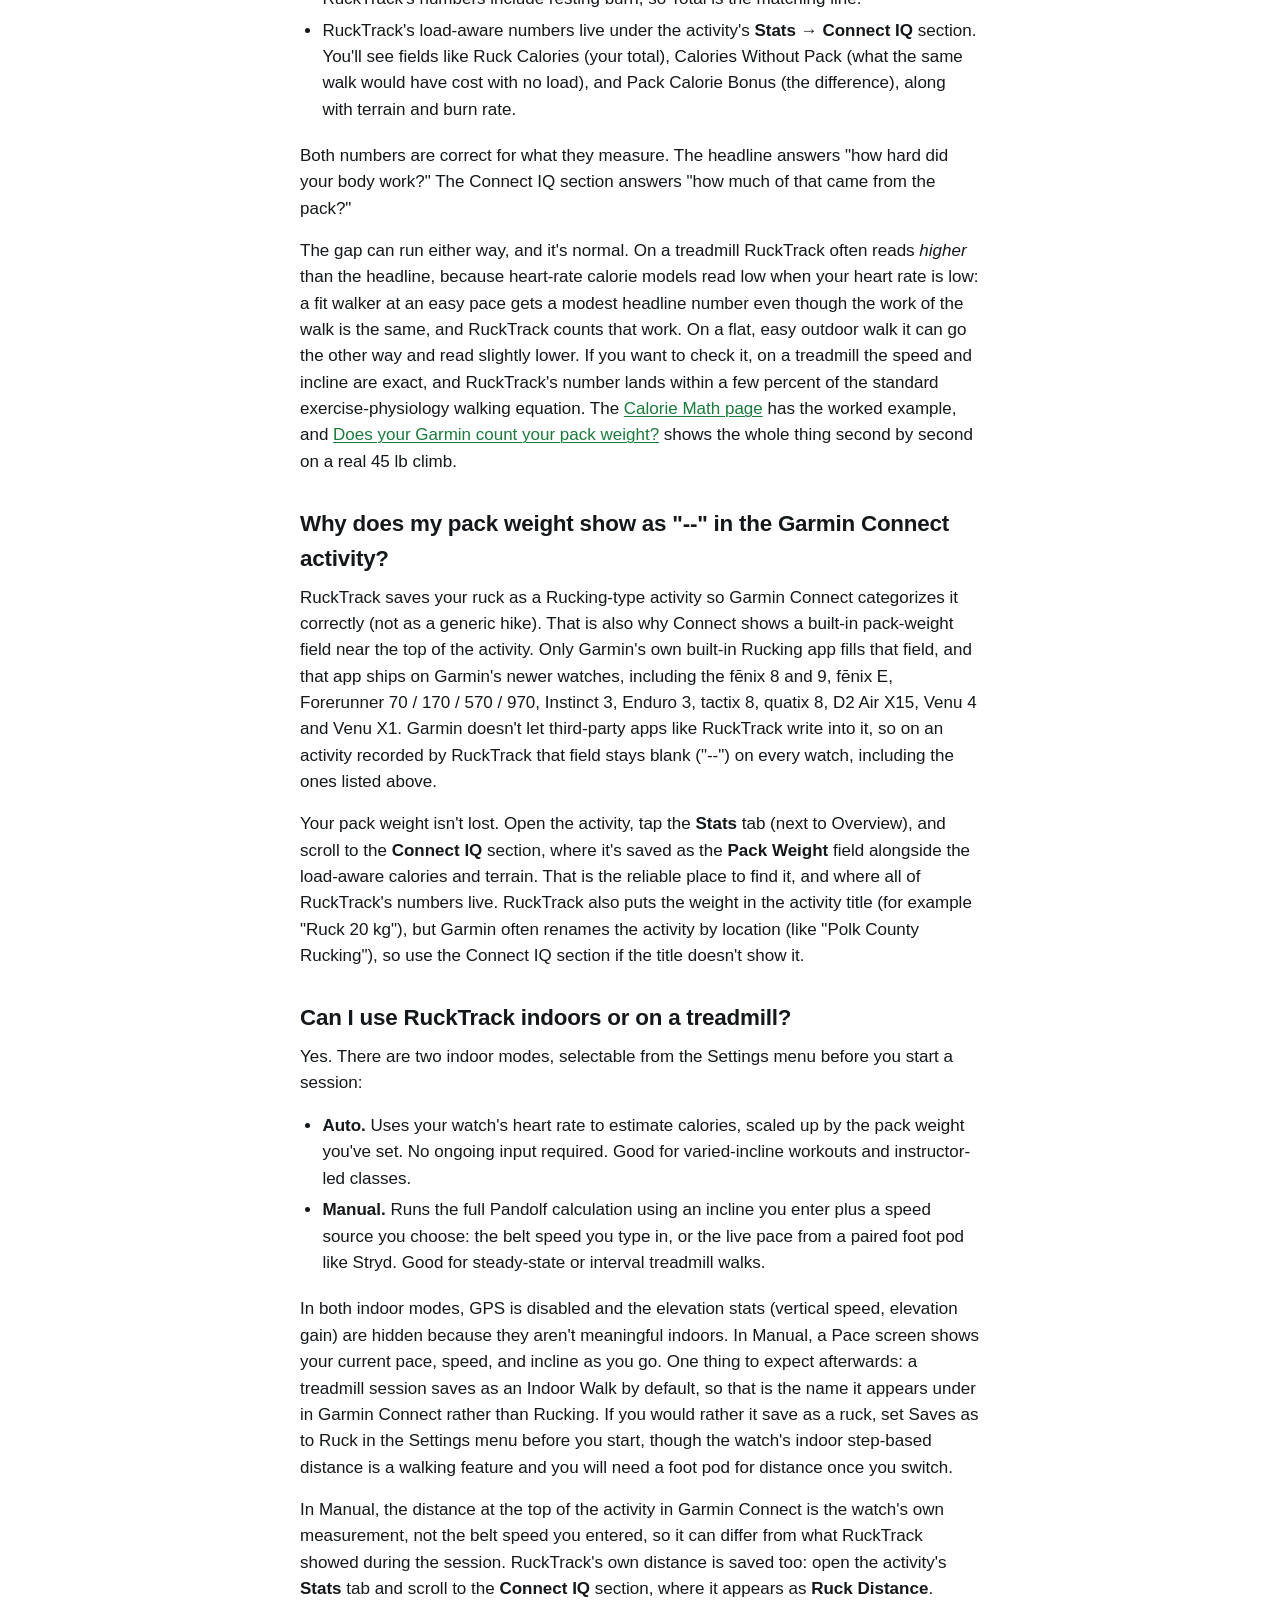
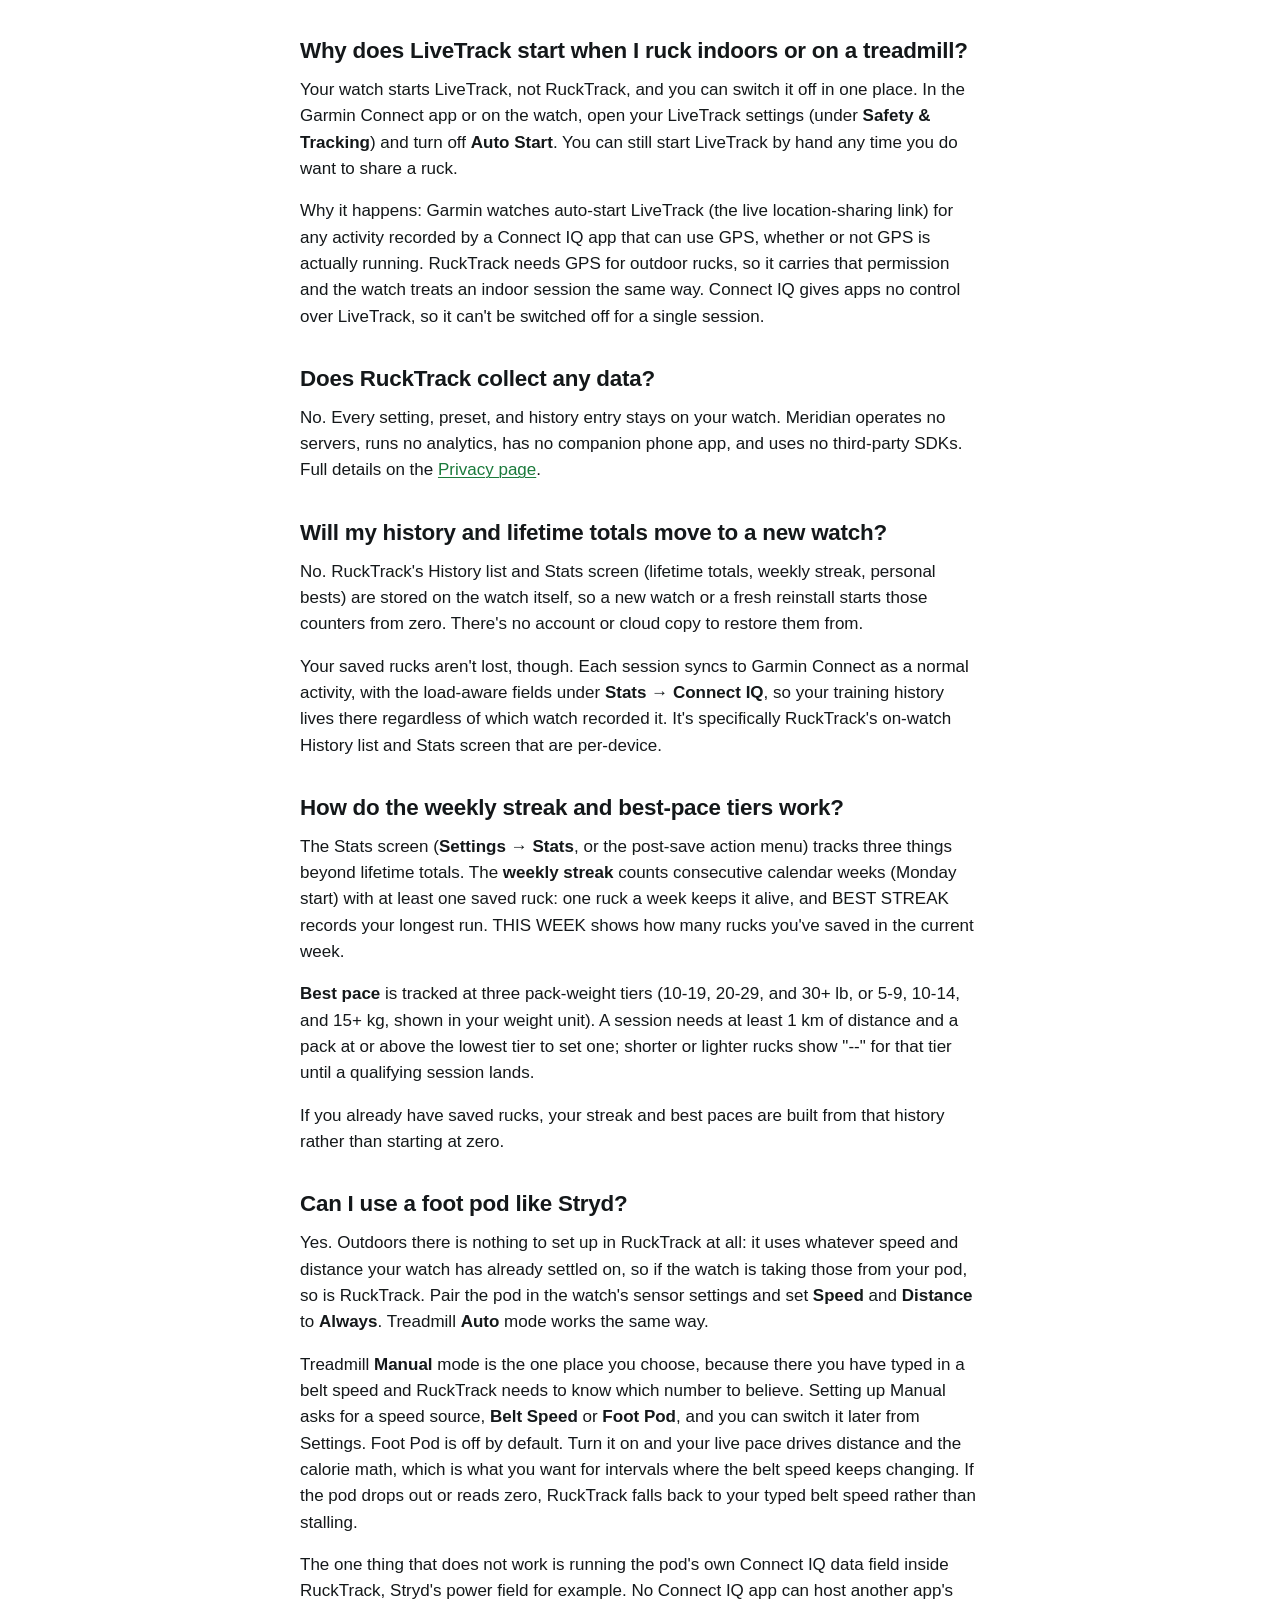
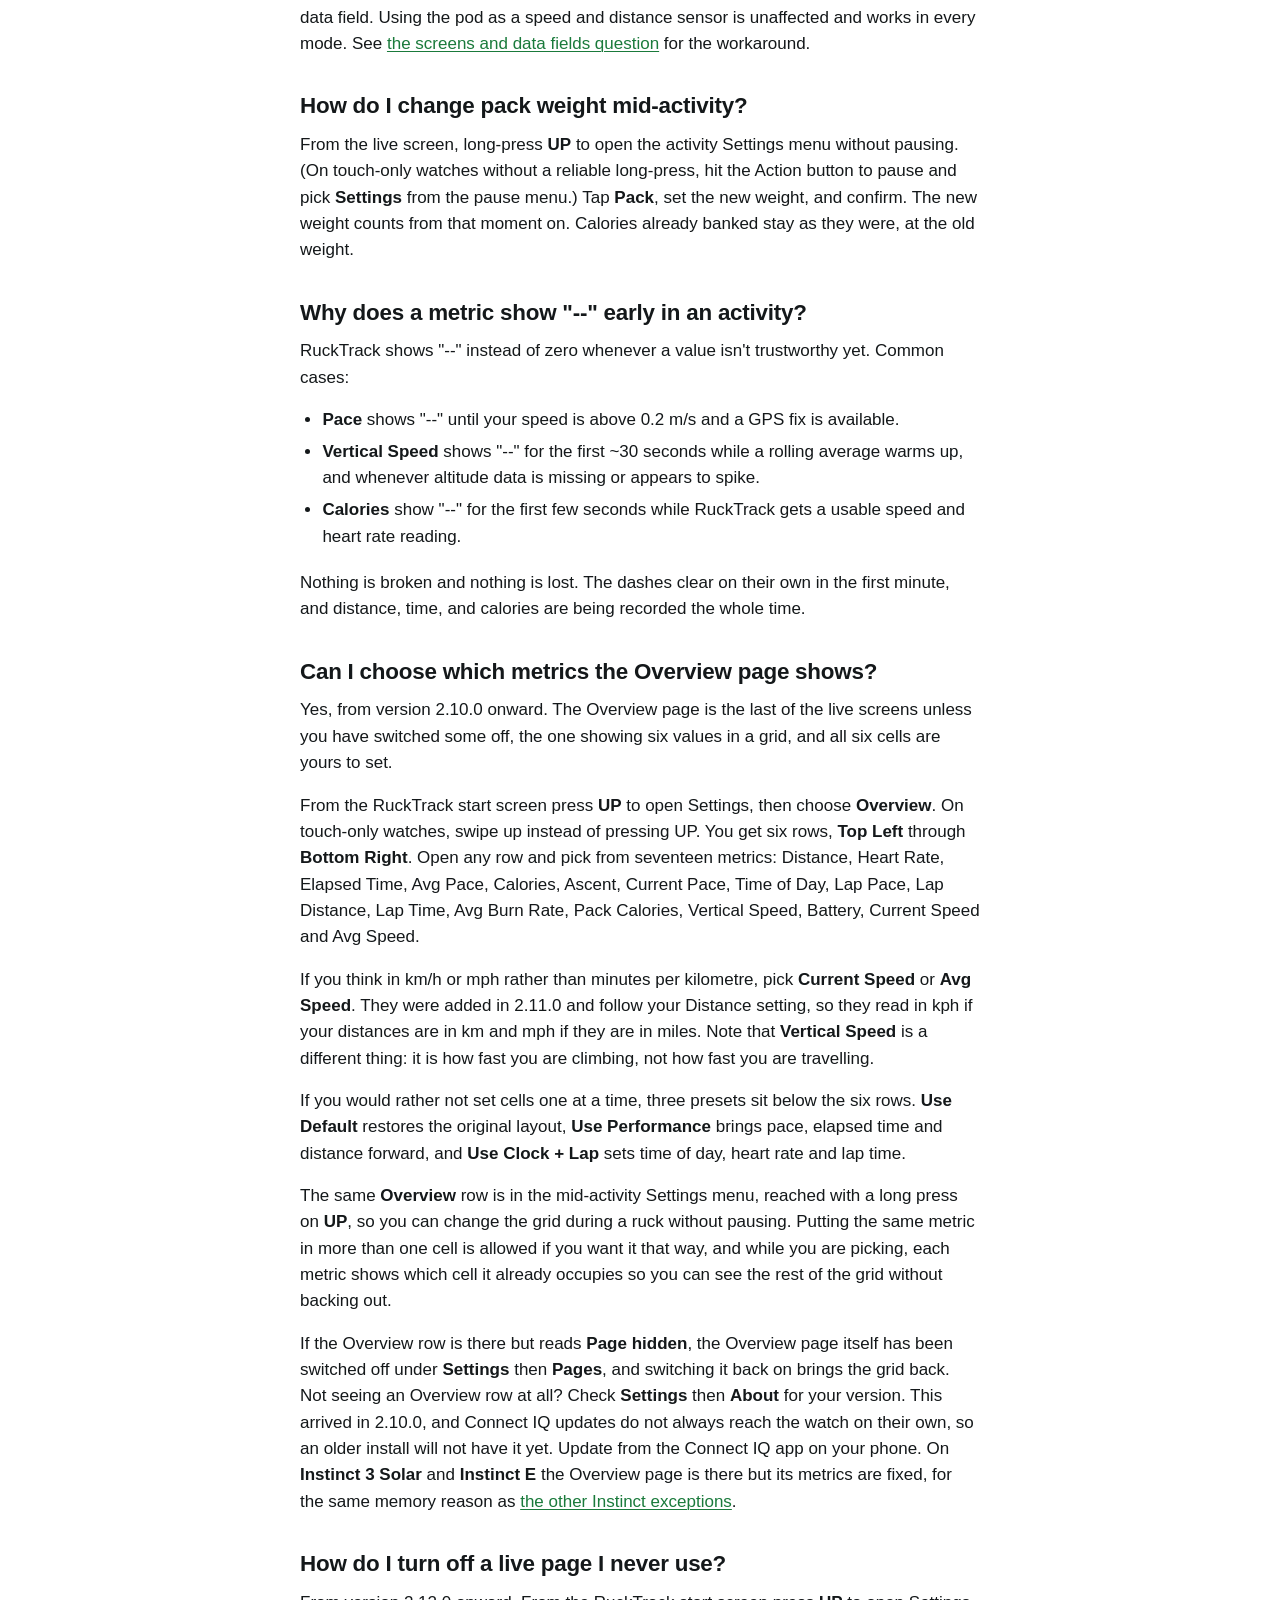
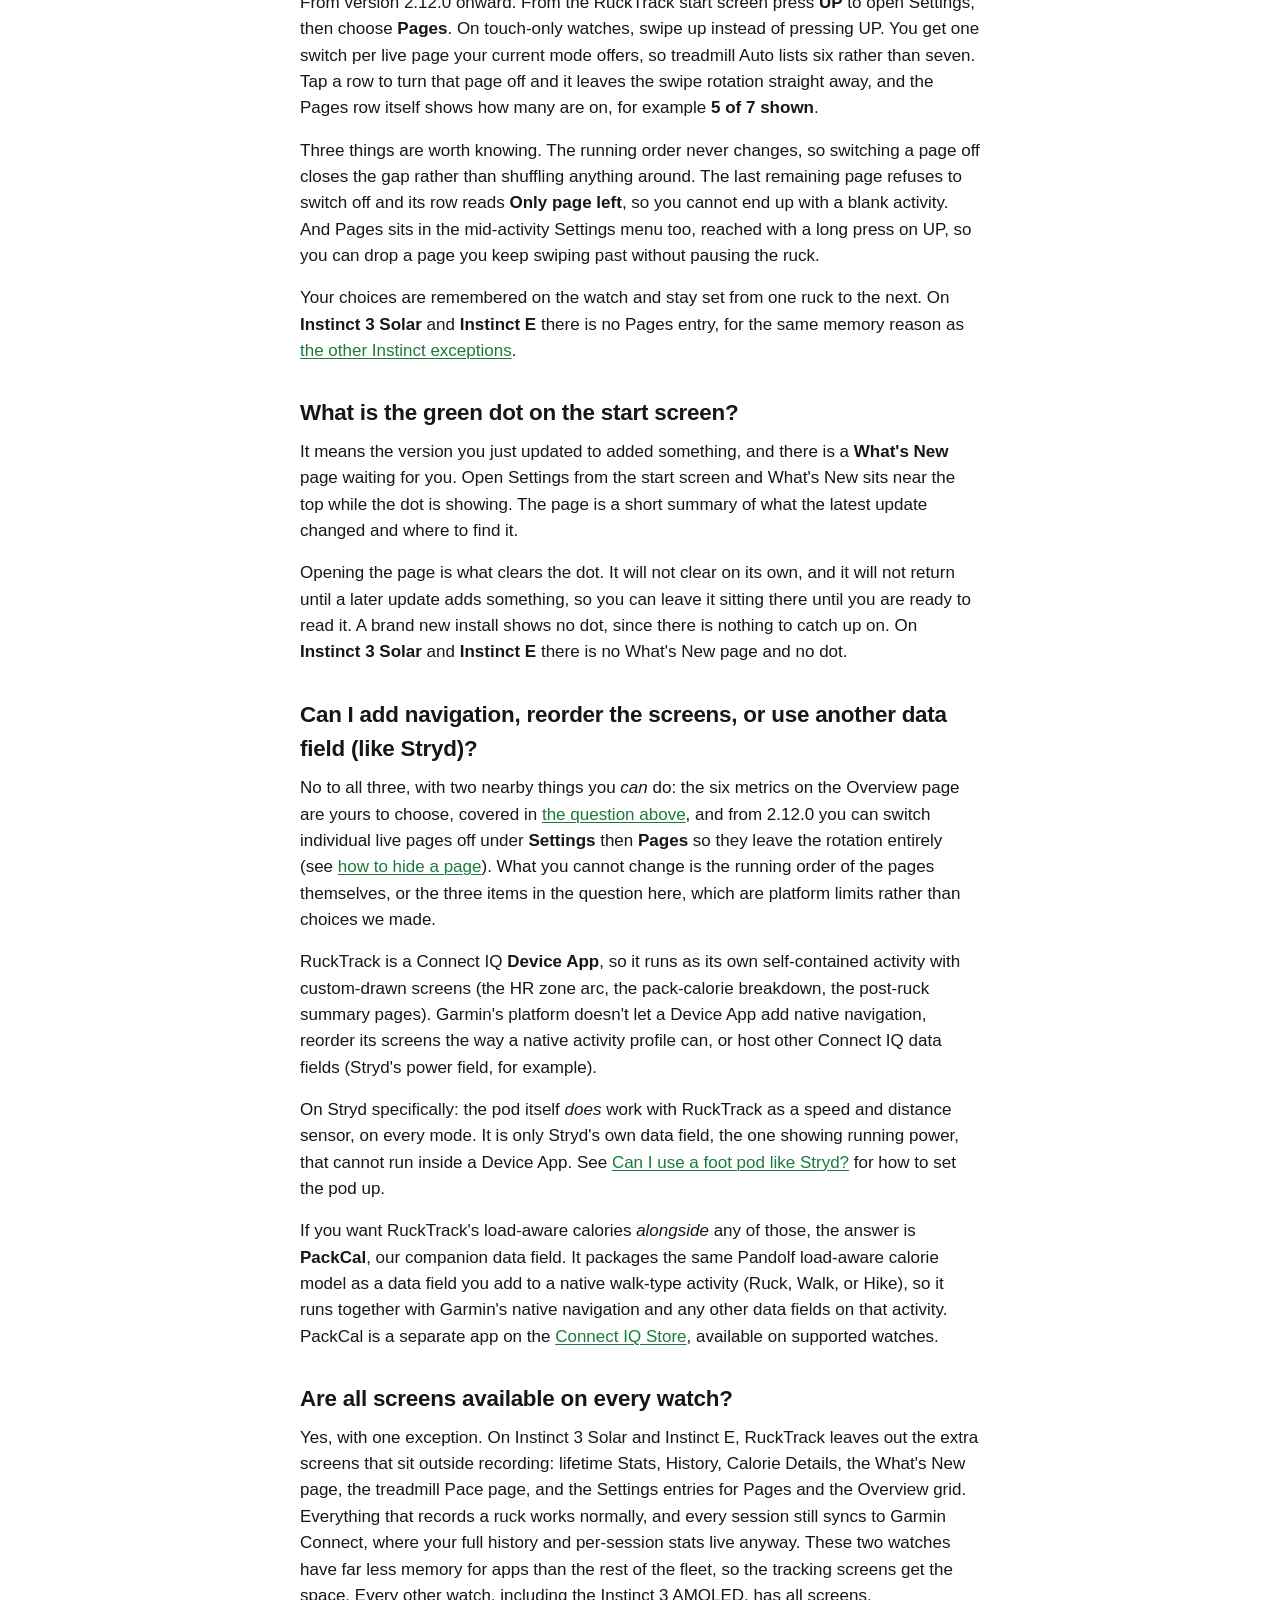
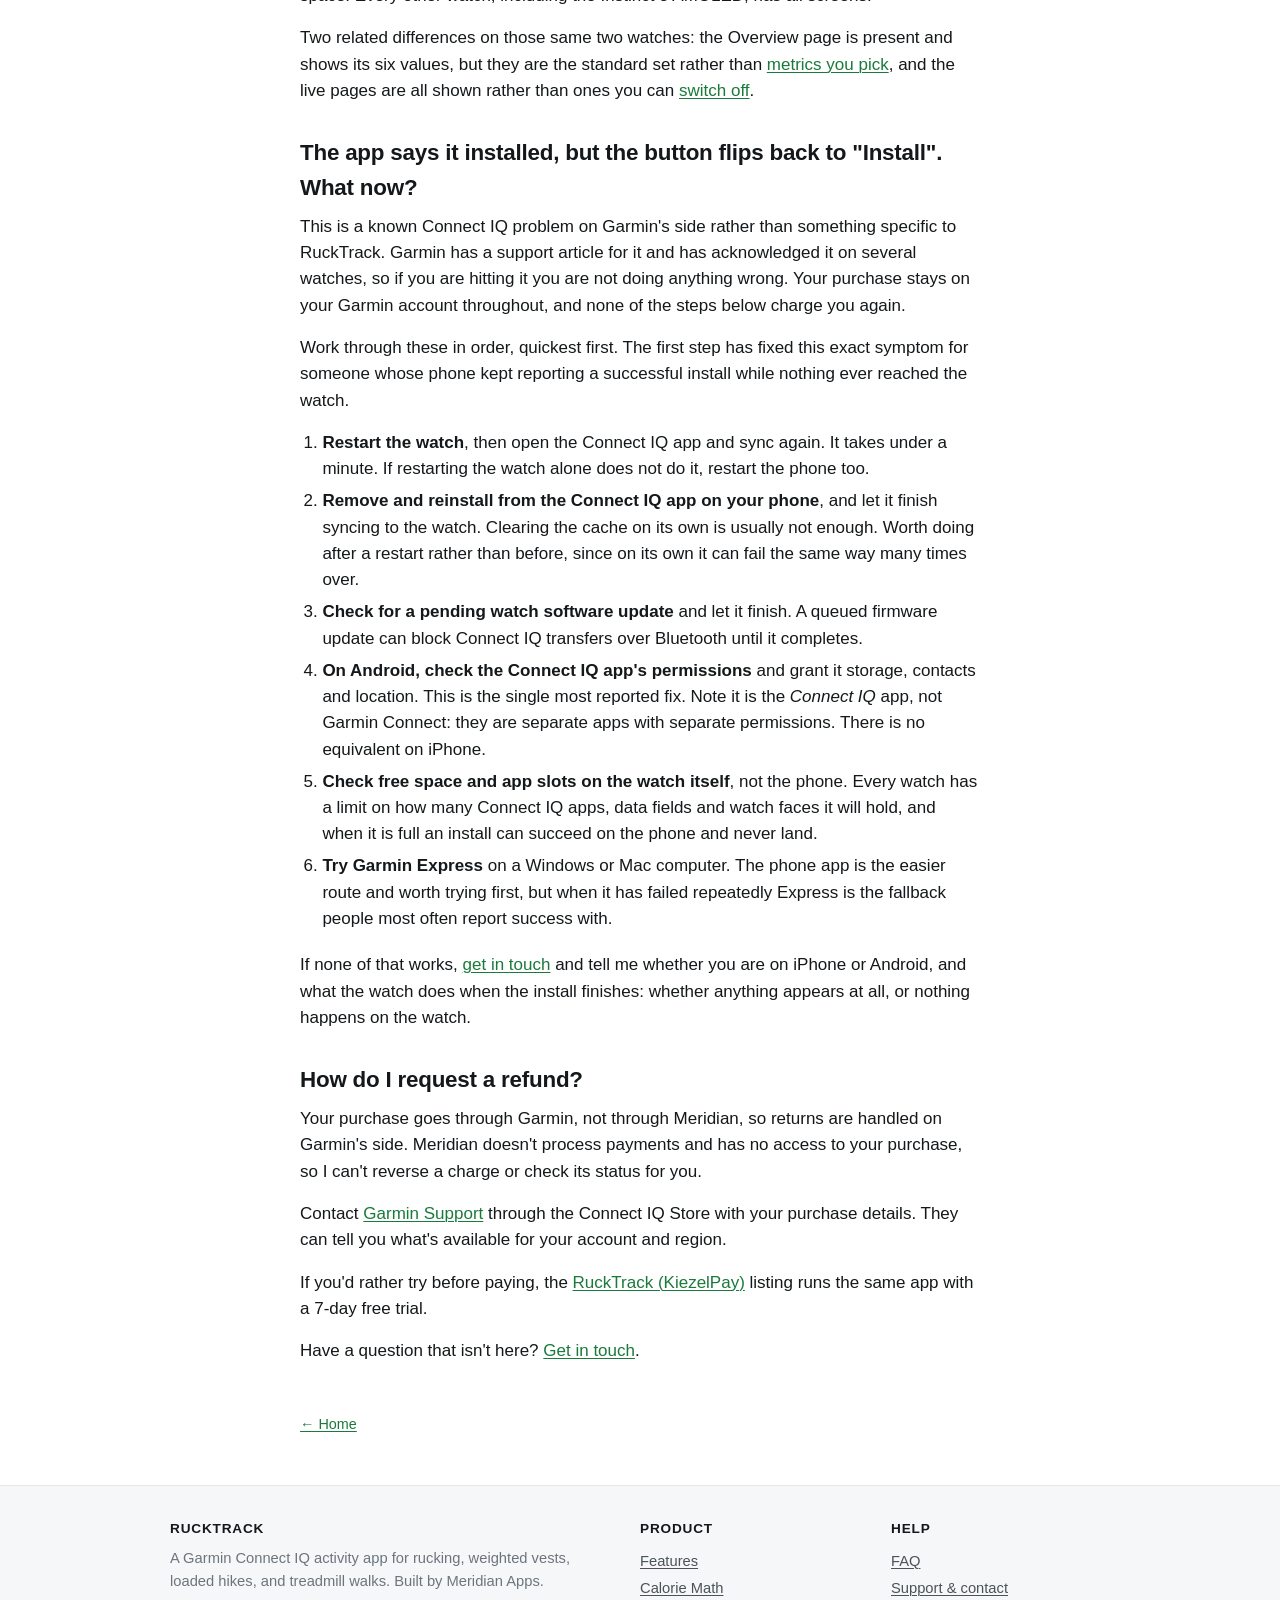
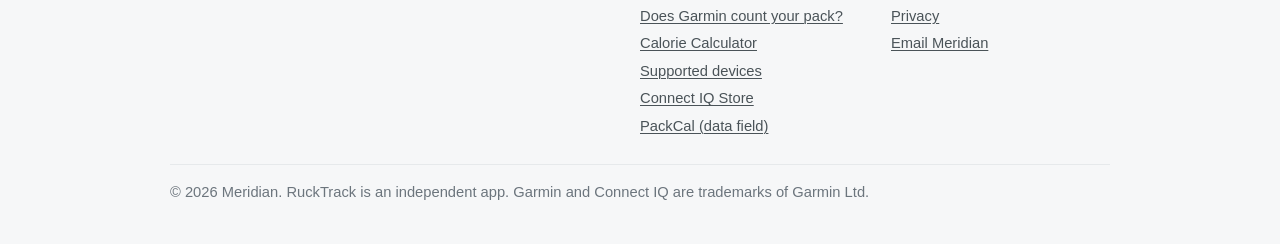
<file: faq.html>
<!DOCTYPE html>
<html lang="en">
<head>
<meta charset="utf-8">
<meta name="viewport" content="width=device-width,initial-scale=1">
<title>FAQ — RuckTrack</title>
<meta name="description" content="Answers about RuckTrack for Garmin watches: how calories are computed, treadmill mode, mid-activity settings, pack-aware stats in Garmin Connect, and more.">
<link rel="canonical" href="https://meridian-apps.github.io/rucktrack-docs/faq.html">
<meta property="og:type" content="article">
<meta property="og:title" content="FAQ — RuckTrack">
<meta property="og:description" content="Answers about RuckTrack for Garmin watches: how calories are computed, treadmill mode, mid-activity settings, pack-aware stats in Garmin Connect, and more.">
<meta property="og:url" content="https://meridian-apps.github.io/rucktrack-docs/faq.html">
<meta property="og:image" content="https://meridian-apps.github.io/rucktrack-docs/og-image.png">
<meta name="twitter:card" content="summary_large_image">
<meta name="twitter:title" content="FAQ — RuckTrack">
<meta name="twitter:description" content="Answers about RuckTrack for Garmin watches: how calories are computed, treadmill mode, mid-activity settings, pack-aware stats in Garmin Connect, and more.">
<meta name="twitter:image" content="https://meridian-apps.github.io/rucktrack-docs/og-image.png">
<link rel="icon" type="image/png" href="icon.png">
<link rel="stylesheet" href="style.css">
<script type="application/ld+json">
{
  "@context": "https://schema.org",
  "@type": "FAQPage",
  "mainEntity": [
    {
      "@type": "Question",
      "name": "Is there a free trial?",
      "acceptedAnswer": {
        "@type": "Answer",
        "text": "Yes. The RuckTrack (KiezelPay) listing on the Connect IQ Store includes a 7-day free trial. You install it, use it for a week, then complete the purchase only if you want to keep it. After the trial, the app shows a code that you enter at www.kzl.io/code to finish the purchase. No payment info required up front. The original RuckTrack listing (Garmin Pay, $2.99 USD) is the same app without the trial step. If you already know you want it, that's the simpler path. For the full comparison between the two listings, see the next question."
      }
    },
    {
      "@type": "Question",
      "name": "What's the difference between RuckTrack and RuckTrack (KiezelPay)?",
      "acceptedAnswer": {
        "@type": "Answer",
        "text": "Same app, same price. The difference is the payment system and the trial. RuckTrack uses Garmin Pay, the standard Connect IQ Store payment system. $2.99 USD, no trial, instant install after purchase. Store listing. RuckTrack (KiezelPay) uses KiezelPay, a third-party payment system Garmin permits for Connect IQ apps. $2.99 USD with a 7-day free trial. Store listing. They are the same app: same calorie math, same screens, same fields in Garmin Connect. The device lists differ, though, and not in the direction most people expect: the KiezelPay listing reaches more watches, not fewer. Garmin only sells through its own checkout on a subset of devices, so the fēnix 6 Pro family, MARQ first generation, Descent Mk2, quatix 6 and 6X, tactix Delta and D2 Air X10 are available on the KiezelPay listing only. The three monochrome Instinct watches go the other way and are Garmin Pay only. Pick KiezelPay if you want to use it for a week before paying, or if Garmin Pay isn't available where you live. Pick the Garmin Pay listing if you already know you want it and would rather buy once and be done. If you're choosing fresh: the KiezelPay version lets you try the app for 7 days before committing."
      }
    },
    {
      "@type": "Question",
      "name": "What is rucking?",
      "acceptedAnswer": {
        "@type": "Answer",
        "text": "Rucking is walking with a weighted pack. The load adds resistance to an otherwise low-impact activity, increasing calorie burn and engaging your posterior chain and core. It started as a military fitness staple, called tabbing or yomping in the British forces, and has become mainstream in hiking, strength training, and endurance circles."
      }
    },
    {
      "@type": "Question",
      "name": "Which Garmin watches does RuckTrack work on?",
      "acceptedAnswer": {
        "@type": "Answer",
        "text": "RuckTrack runs on 127 Garmin devices across AMOLED and MIP displays, including Forerunner (70 / 165 / 170 / 255 / 265 / 570 / 955 / 965 / 970), fēnix 6 Pro / 7 / 8 / 9 / E, Enduro 3, Venu (2 / 3 / 4 / Sq 2 / X1), epix Pro, Instinct 3 AMOLED, D2 Mach / Air, Descent MK3 / Mk2 / G2, Approach S50 / S70, MARQ / MARQ 2, tactix 7 / 8, quatix, and vívoactive 5 / 6. See the full devices page for the per-family breakdown, or check the Connect IQ Store listing for the live compatibility check at install time."
      }
    },
    {
      "@type": "Question",
      "name": "How are calories calculated?",
      "acceptedAnswer": {
        "@type": "Answer",
        "text": "RuckTrack uses the Pandolf equation, a published military physiology model that estimates metabolic cost from body weight, pack weight, walking speed, grade, and terrain (Road, Gravel, Trail, Sand, Snow). When you slow below walking pace, RuckTrack falls back to your watch's native heart-rate-based estimate so calories don't stall on breaks or steep descents. The total shown is a hybrid of both."
      }
    },
    {
      "@type": "Question",
      "name": "Why are my RuckTrack calories different from the headline number in Garmin Connect?",
      "acceptedAnswer": {
        "@type": "Answer",
        "text": "Two different calculations, two different questions: The big calorie number at the top of an activity in Garmin Connect (the Total Calories line) is Garmin's own heart-rate-based estimate. On most watches, it doesn't know you were carrying a load. Garmin's own support page says that on most devices, recording pack weight does not affect calories. When comparing, use Total, not Active: RuckTrack's numbers include resting burn, so Total is the matching line. RuckTrack's load-aware numbers live under the activity's Stats → Connect IQ section. You'll see fields like Ruck Calories (your total), Calories Without Pack (what the same walk would have cost with no load), and Pack Calorie Bonus (the difference), along with terrain and burn rate. Both numbers are correct for what they measure. The headline answers \"how hard did your body work?\" The Connect IQ section answers \"how much of that came from the pack?\" The gap can run either way, and it's normal. On a treadmill RuckTrack often reads higher than the headline, because heart-rate calorie models read low when your heart rate is low: a fit walker at an easy pace gets a modest headline number even though the work of the walk is the same, and RuckTrack counts that work. On a flat, easy outdoor walk it can go the other way and read slightly lower. If you want to check it, on a treadmill the speed and incline are exact, and RuckTrack's number lands within a few percent of the standard exercise-physiology walking equation. The Calorie Math page has the worked example, and Does your Garmin count your pack weight? shows the whole thing second by second on a real 45 lb climb."
      }
    },
    {
      "@type": "Question",
      "name": "Why does my pack weight show as \"--\" in the Garmin Connect activity?",
      "acceptedAnswer": {
        "@type": "Answer",
        "text": "RuckTrack saves your ruck as a Rucking-type activity so Garmin Connect categorizes it correctly (not as a generic hike). That is also why Connect shows a built-in pack-weight field near the top of the activity. Only Garmin's own built-in Rucking app fills that field, and that app ships on Garmin's newer watches, including the fēnix 8 and 9, fēnix E, Forerunner 70 / 170 / 570 / 970, Instinct 3, Enduro 3, tactix 8, quatix 8, D2 Air X15, Venu 4 and Venu X1. Garmin doesn't let third-party apps like RuckTrack write into it, so on an activity recorded by RuckTrack that field stays blank (\"--\") on every watch, including the ones listed above. Your pack weight isn't lost. Open the activity, tap the Stats tab (next to Overview), and scroll to the Connect IQ section, where it's saved as the Pack Weight field alongside the load-aware calories and terrain. That is the reliable place to find it, and where all of RuckTrack's numbers live. RuckTrack also puts the weight in the activity title (for example \"Ruck 20 kg\"), but Garmin often renames the activity by location (like \"Polk County Rucking\"), so use the Connect IQ section if the title doesn't show it."
      }
    },
    {
      "@type": "Question",
      "name": "Can I use RuckTrack indoors or on a treadmill?",
      "acceptedAnswer": {
        "@type": "Answer",
        "text": "Yes. There are two indoor modes, selectable from the Settings menu before you start a session: Auto. Uses your watch's heart rate to estimate calories, scaled up by the pack weight you've set. No ongoing input required. Good for varied-incline workouts and instructor-led classes. Manual. Runs the full Pandolf calculation using an incline you enter plus a speed source you choose: the belt speed you type in, or the live pace from a paired foot pod like Stryd. Good for steady-state or interval treadmill walks. In both indoor modes, GPS is disabled and the elevation stats (vertical speed, elevation gain) are hidden because they aren't meaningful indoors. In Manual, a Pace screen shows your current pace, speed, and incline as you go. One thing to expect afterwards: a treadmill session saves as an Indoor Walk by default, so that is the name it appears under in Garmin Connect rather than Rucking. If you would rather it save as a ruck, set Saves as to Ruck in the Settings menu before you start, though the watch's indoor step-based distance is a walking feature and you will need a foot pod for distance once you switch. In Manual, the distance at the top of the activity in Garmin Connect is the watch's own measurement, not the belt speed you entered, so it can differ from what RuckTrack showed during the session. RuckTrack's own distance is saved too: open the activity's Stats tab and scroll to the Connect IQ section, where it appears as Ruck Distance."
      }
    },
    {
      "@type": "Question",
      "name": "Why does LiveTrack start when I ruck indoors or on a treadmill?",
      "acceptedAnswer": {
        "@type": "Answer",
        "text": "Your watch starts LiveTrack, not RuckTrack, and you can switch it off in one place. In the Garmin Connect app or on the watch, open your LiveTrack settings (under Safety & Tracking) and turn off Auto Start. You can still start LiveTrack by hand any time you do want to share a ruck. Why it happens: Garmin watches auto-start LiveTrack (the live location-sharing link) for any activity recorded by a Connect IQ app that can use GPS, whether or not GPS is actually running. RuckTrack needs GPS for outdoor rucks, so it carries that permission and the watch treats an indoor session the same way. Connect IQ gives apps no control over LiveTrack, so it can't be switched off for a single session."
      }
    },
    {
      "@type": "Question",
      "name": "Does RuckTrack collect any data?",
      "acceptedAnswer": {
        "@type": "Answer",
        "text": "No. Every setting, preset, and history entry stays on your watch. Meridian operates no servers, runs no analytics, has no companion phone app, and uses no third-party SDKs. Full details on the Privacy page."
      }
    },
    {
      "@type": "Question",
      "name": "Will my history and lifetime totals move to a new watch?",
      "acceptedAnswer": {
        "@type": "Answer",
        "text": "No. RuckTrack's History list and Stats screen (lifetime totals, weekly streak, personal bests) are stored on the watch itself, so a new watch or a fresh reinstall starts those counters from zero. There's no account or cloud copy to restore them from. Your saved rucks aren't lost, though. Each session syncs to Garmin Connect as a normal activity, with the load-aware fields under Stats → Connect IQ, so your training history lives there regardless of which watch recorded it. It's specifically RuckTrack's on-watch History list and Stats screen that are per-device."
      }
    },
    {
      "@type": "Question",
      "name": "How do the weekly streak and best-pace tiers work?",
      "acceptedAnswer": {
        "@type": "Answer",
        "text": "The Stats screen (Settings → Stats, or the post-save action menu) tracks three things beyond lifetime totals. The weekly streak counts consecutive calendar weeks (Monday start) with at least one saved ruck: one ruck a week keeps it alive, and BEST STREAK records your longest run. THIS WEEK shows how many rucks you've saved in the current week. Best pace is tracked at three pack-weight tiers (10-19, 20-29, and 30+ lb, or 5-9, 10-14, and 15+ kg, shown in your weight unit). A session needs at least 1 km of distance and a pack at or above the lowest tier to set one; shorter or lighter rucks show \"--\" for that tier until a qualifying session lands. If you already have saved rucks, your streak and best paces are built from that history rather than starting at zero."
      }
    },
    {
      "@type": "Question",
      "name": "Can I use a foot pod like Stryd?",
      "acceptedAnswer": {
        "@type": "Answer",
        "text": "Yes. Outdoors there is nothing to set up in RuckTrack at all: it uses whatever speed and distance your watch has already settled on, so if the watch is taking those from your pod, so is RuckTrack. Pair the pod in the watch's sensor settings and set Speed and Distance to Always. Treadmill Auto mode works the same way. Treadmill Manual mode is the one place you choose, because there you have typed in a belt speed and RuckTrack needs to know which number to believe. Setting up Manual asks for a speed source, Belt Speed or Foot Pod, and you can switch it later from Settings. Foot Pod is off by default. Turn it on and your live pace drives distance and the calorie math, which is what you want for intervals where the belt speed keeps changing. If the pod drops out or reads zero, RuckTrack falls back to your typed belt speed rather than stalling. The one thing that does not work is running the pod's own Connect IQ data field inside RuckTrack, Stryd's power field for example. No Connect IQ app can host another app's data field. Using the pod as a speed and distance sensor is unaffected and works in every mode. See the screens and data fields question for the workaround."
      }
    },
    {
      "@type": "Question",
      "name": "How do I change pack weight mid-activity?",
      "acceptedAnswer": {
        "@type": "Answer",
        "text": "From the live screen, long-press UP to open the activity Settings menu without pausing. (On touch-only watches without a reliable long-press, hit the Action button to pause and pick Settings from the pause menu.) Tap Pack, set the new weight, and confirm. The new weight counts from that moment on. Calories already banked stay as they were, at the old weight."
      }
    },
    {
      "@type": "Question",
      "name": "Why does a metric show \"--\" early in an activity?",
      "acceptedAnswer": {
        "@type": "Answer",
        "text": "RuckTrack shows \"--\" instead of zero whenever a value isn't trustworthy yet. Common cases: Pace shows \"--\" until your speed is above 0.2 m/s and a GPS fix is available. Vertical Speed shows \"--\" for the first ~30 seconds while a rolling average warms up, and whenever altitude data is missing or appears to spike. Calories show \"--\" for the first few seconds while RuckTrack gets a usable speed and heart rate reading. Nothing is broken and nothing is lost. The dashes clear on their own in the first minute, and distance, time, and calories are being recorded the whole time."
      }
    },
    {
      "@type": "Question",
      "name": "Can I choose which metrics the Overview page shows?",
      "acceptedAnswer": {
        "@type": "Answer",
        "text": "Yes, from version 2.10.0 onward. The Overview page is the last of the live screens unless you have switched some off, the one showing six values in a grid, and all six cells are yours to set. From the RuckTrack start screen press UP to open Settings, then choose Overview. On touch-only watches, swipe up instead of pressing UP. You get six rows, Top Left through Bottom Right. Open any row and pick from seventeen metrics: Distance, Heart Rate, Elapsed Time, Avg Pace, Calories, Ascent, Current Pace, Time of Day, Lap Pace, Lap Distance, Lap Time, Avg Burn Rate, Pack Calories, Vertical Speed, Battery, Current Speed and Avg Speed. If you think in km/h or mph rather than minutes per kilometre, pick Current Speed or Avg Speed. They were added in 2.11.0 and follow your Distance setting, so they read in kph if your distances are in km and mph if they are in miles. Note that Vertical Speed is a different thing: it is how fast you are climbing, not how fast you are travelling. If you would rather not set cells one at a time, three presets sit below the six rows. Use Default restores the original layout, Use Performance brings pace, elapsed time and distance forward, and Use Clock + Lap sets time of day, heart rate and lap time. The same Overview row is in the mid-activity Settings menu, reached with a long press on UP, so you can change the grid during a ruck without pausing. Putting the same metric in more than one cell is allowed if you want it that way, and while you are picking, each metric shows which cell it already occupies so you can see the rest of the grid without backing out. If the Overview row is there but reads Page hidden, the Overview page itself has been switched off under Settings then Pages, and switching it back on brings the grid back. Not seeing an Overview row at all? Check Settings then About for your version. This arrived in 2.10.0, and Connect IQ updates do not always reach the watch on their own, so an older install will not have it yet. Update from the Connect IQ app on your phone. On Instinct 3 Solar and Instinct E the Overview page is there but its metrics are fixed, for the same memory reason as the other Instinct exceptions."
      }
    },
    {
      "@type": "Question",
      "name": "How do I turn off a live page I never use?",
      "acceptedAnswer": {
        "@type": "Answer",
        "text": "From version 2.12.0 onward. From the RuckTrack start screen press UP to open Settings, then choose Pages. On touch-only watches, swipe up instead of pressing UP. You get one switch per live page your current mode offers, so treadmill Auto lists six rather than seven. Tap a row to turn that page off and it leaves the swipe rotation straight away, and the Pages row itself shows how many are on, for example 5 of 7 shown. Three things are worth knowing. The running order never changes, so switching a page off simply closes the gap rather than shuffling anything. The last remaining page refuses to switch off and its row reads Only page left, so you cannot end up with a blank activity. And Pages sits in the mid-activity Settings menu too, reached with a long press on UP, so you can drop a page you keep swiping past without pausing the ruck. Your choices are remembered on the watch and stay set from one ruck to the next. On Instinct 3 Solar and Instinct E there is no Pages entry, for the same memory reason as the other Instinct exceptions."
      }
    },
    {
      "@type": "Question",
      "name": "What is the green dot on the start screen?",
      "acceptedAnswer": {
        "@type": "Answer",
        "text": "It means the version you just updated to added something, and there is a What's New page waiting for you. Open Settings from the start screen and What's New sits near the top while the dot is showing. The page is a short summary of what the latest update changed and where to find it. Opening the page is what clears the dot: it will not clear on its own, and it will not return until a later update adds something, so you can leave it sitting there until you are ready to read it. A brand new install shows no dot, since there is nothing to catch up on. On Instinct 3 Solar and Instinct E there is no What's New page and no dot."
      }
    },
    {
      "@type": "Question",
      "name": "Can I add navigation, reorder the screens, or use another data field (like Stryd)?",
      "acceptedAnswer": {
        "@type": "Answer",
        "text": "No to all three, with two nearby things you can do: the six metrics on the Overview page are yours to choose, covered in the question above, and from 2.12.0 you can switch individual live pages off under Settings then Pages so they leave the rotation entirely. What you cannot change is the running order of the pages themselves, or the three items in the question here, which are platform limits rather than choices we made. RuckTrack is a Connect IQ Device App, so it runs as its own self-contained activity with custom-drawn screens (the HR zone arc, the pack-calorie breakdown, the post-ruck summary pages). Garmin's platform doesn't let a Device App add native navigation, reorder its screens the way a native activity profile can, or host other Connect IQ data fields (Stryd's power field, for example). On Stryd specifically: the pod itself does work with RuckTrack as a speed and distance sensor, on every mode. It is only Stryd's own data field, the one showing running power, that cannot run inside a Device App. See Can I use a foot pod like Stryd? for how to set the pod up. If you want RuckTrack's load-aware calories alongside any of those, the answer is PackCal, our companion data field. It packages the same Pandolf load-aware calorie model as a data field you add to a native walk-type activity (Ruck, Walk, or Hike), so it runs together with Garmin's native navigation and any other data fields on that activity. PackCal is a separate app on the Connect IQ Store, available on supported watches."
      }
    },
    {
      "@type": "Question",
      "name": "Are all screens available on every watch?",
      "acceptedAnswer": {
        "@type": "Answer",
        "text": "Yes, with one exception. On Instinct 3 Solar and Instinct E, RuckTrack leaves out the extra screens that sit outside recording: lifetime Stats, History, Calorie Details, the What's New page, the treadmill Pace page, and the Settings entries for Pages and the Overview grid. Everything that records a ruck works normally, and every session still syncs to Garmin Connect, where your full history and per-session stats live anyway. These two watches have far less memory for apps than the rest of the fleet, so the tracking screens get the space. Every other watch, including the Instinct 3 AMOLED, has all screens. Two related differences on those same two watches: the Overview page is present and shows its six values, but they are the standard set rather than metrics you pick, and the live pages are all shown rather than being ones you can switch off."
      }
    },
    {
      "@type": "Question",
      "name": "The app says it installed, but the button flips back to \"Install\". What now?",
      "acceptedAnswer": {
        "@type": "Answer",
        "text": "This is a known Connect IQ problem on Garmin's side rather than something specific to RuckTrack. Garmin has a support article for it and has acknowledged it on several watches, so if you are hitting it you are not doing anything wrong. Your purchase stays on your Garmin account throughout, and none of the steps below charge you again. Work through these in order, quickest first. The first step has fixed this exact symptom for someone whose phone kept reporting a successful install while nothing ever reached the watch. Restart the watch, then open the Connect IQ app and sync again. It takes under a minute. If restarting the watch alone does not do it, restart the phone too. Remove and reinstall from the Connect IQ app on your phone, and let it finish syncing to the watch. Clearing the cache on its own is usually not enough. Worth doing after a restart rather than before, since on its own it can fail the same way many times over. Check for a pending watch software update and let it finish. A queued firmware update can block Connect IQ transfers over Bluetooth until it completes. On Android, check the Connect IQ app's permissions and grant it storage, contacts and location. This is the single most reported fix. Note it is the Connect IQ app, not Garmin Connect: they are separate apps with separate permissions. There is no equivalent on iPhone. Check free space and app slots on the watch itself, not the phone. Every watch has a limit on how many Connect IQ apps, data fields and watch faces it will hold, and when it is full an install can succeed on the phone and never land. Try Garmin Express on a Windows or Mac computer. The phone app is the easier route and worth trying first, but when it has failed repeatedly Express is the fallback people most often report success with. If none of that works, get in touch and tell me whether you are on iPhone or Android, and what the watch does when the install finishes: whether anything appears at all, or nothing happens on the watch."
      }
    },
    {
      "@type": "Question",
      "name": "How do I request a refund?",
      "acceptedAnswer": {
        "@type": "Answer",
        "text": "Your purchase goes through Garmin, not through Meridian, so returns are handled on Garmin's side. Meridian doesn't process payments and has no access to your purchase, so I can't reverse a charge or check its status for you. Contact Garmin Support through the Connect IQ Store with your purchase details. They can tell you what's available for your account and region. If you'd rather try before paying, the RuckTrack (KiezelPay) listing runs the same app with a 7-day free trial. Have a question that isn't here? Get in touch."
      }
    }
  ]
}
</script>
</head>
<body>

<nav class="topnav">
  <div class="topnav-inner">
    <a class="topnav-brand" href="./"><img src="icon.png" alt=""> RuckTrack</a>
    <div class="topnav-links">
      <a href="features.html">Features</a>
      <a href="calorie-math.html">Calorie Math</a>
      <a href="calculator.html">Calculator</a>
      <a href="devices.html">Devices</a>
      <a href="faq.html">FAQ</a>
      <a href="support.html">Support</a>
      <a class="topnav-cta" href="https://apps.garmin.com/apps/201e9e43-f33c-4b56-b3f5-8a67184e3d1c">Get RuckTrack</a>
    </div>
  </div>
</nav>

<div class="wrap-narrow content-page">
<div class="page-head">
<p class="back"><a href="./">&larr; Home</a></p>
<h1>Frequently Asked Questions</h1>
<p class="updated">Last updated: 2026-08-16</p>
</div>

<div class="toc">
<p>Looking for what a feature <em>does</em> rather than a question about it? The <a href="features.html">features page</a> walks through every screen and setting.</p>
<h3>Before you buy</h3>
<ul>
  <li><a href="#trial">Is there a free trial?</a></li>
  <li><a href="#kp-vs-gp">What&#39;s the difference between RuckTrack and RuckTrack (KiezelPay)?</a></li>
  <li><a href="#what-is-rucking">What is rucking?</a></li>
  <li><a href="#devices">Which Garmin watches does RuckTrack work on?</a></li>
  <li><a href="#refund">How do I request a refund?</a></li>
</ul>
<h3>Calories and your data</h3>
<ul>
  <li><a href="#calories">How are calories calculated?</a></li>
  <li><a href="#connect-stats">Why are my RuckTrack calories different from the headline number in Garmin Connect?</a></li>
  <li><a href="#pack-weight">Why does my pack weight show as &quot;--&quot; in the Garmin Connect activity?</a></li>
  <li><a href="#data">Does RuckTrack collect any data?</a></li>
</ul>
<h3>Using RuckTrack</h3>
<ul>
  <li><a href="#treadmill">Can I use RuckTrack indoors or on a treadmill?</a></li>
  <li><a href="#foot-pod">Can I use a foot pod like Stryd?</a></li>
  <li><a href="#mid-activity">How do I change pack weight mid-activity?</a></li>
  <li><a href="#streaks">How do the weekly streak and best-pace tiers work?</a></li>
  <li><a href="#new-watch">Will my history and lifetime totals move to a new watch?</a></li>
</ul>
<h3>Screens and watches</h3>
<ul>
  <li><a href="#overview-metrics">Can I choose which metrics the Overview page shows?</a></li>
  <li><a href="#hide-pages">How do I turn off a live page I never use?</a></li>
  <li><a href="#whats-new">What is the green dot on the start screen?</a></li>
  <li><a href="#customize">Can I add navigation, reorder the screens, or use another data field (like Stryd)?</a></li>
  <li><a href="#screens-instinct">Are all screens available on every watch?</a></li>
</ul>
<h3>Troubleshooting</h3>
<ul>
  <li><a href="#install-stuck">The app says it installed, but the button flips back to &quot;Install&quot;. What now?</a></li>
  <li><a href="#livetrack">Why does LiveTrack start when I ruck indoors or on a treadmill?</a></li>
  <li><a href="#dashes">Why does a metric show &quot;--&quot; early in an activity?</a></li>
</ul>
</div>

<h2 id="trial">Is there a free trial?</h2>
<p>Yes. The <strong>RuckTrack (KiezelPay)</strong> listing on the Connect IQ Store includes a 7-day free trial. You install it, use it for a week, then complete the purchase only if you want to keep it. After the trial, the app shows a code that you enter at <a href="https://www.kzl.io/code">www.kzl.io/code</a> to finish the purchase. No payment info required up front.</p>
<p>The original <strong>RuckTrack</strong> listing (Garmin Pay, $2.99 USD) is the same app without the trial step. If you already know you want it, that's the simpler path.</p>
<p>For the full comparison between the two listings, see the next question.</p>

<h2 id="kp-vs-gp">What's the difference between RuckTrack and RuckTrack (KiezelPay)?</h2>
<p>Same app, same price. The difference is the payment system and the trial.</p>
<ul>
  <li><strong>RuckTrack</strong> uses Garmin Pay, the standard Connect IQ Store payment system. $2.99 USD, no trial, instant install after purchase. <a href="https://apps.garmin.com/apps/201e9e43-f33c-4b56-b3f5-8a67184e3d1c">Store listing</a>.</li>
  <li><strong>RuckTrack (KiezelPay)</strong> uses KiezelPay, a third-party payment system Garmin permits for Connect IQ apps. $2.99 USD with a 7-day free trial. <a href="https://apps.garmin.com/apps/5c918d83-7280-4dae-ae78-c795ee03336c">Store listing</a>.</li>
</ul>
<p>They are the same app: same calorie math, same screens, same fields in Garmin Connect. The device lists differ, though, and not in the direction most people expect: the KiezelPay listing reaches more watches, not fewer. Garmin only sells through its own checkout on a subset of devices, so the fēnix 6 Pro family, MARQ first generation, Descent Mk2, quatix 6 and 6X, tactix Delta and D2 Air X10 are available on the KiezelPay listing only. The three monochrome Instinct watches go the other way and are Garmin Pay only.</p>
<p>Pick KiezelPay if you want to use it for a week before paying, or if Garmin Pay isn't available where you live. Pick the Garmin Pay listing if you already know you want it and would rather buy once and be done.</p>
<p>If you're choosing fresh: the KiezelPay version lets you try the app for 7 days before committing.</p>

<h2 id="what-is-rucking">What is rucking?</h2>
<p>Rucking is walking with a weighted pack. The load adds resistance to an otherwise low-impact activity, increasing calorie burn and engaging your posterior chain and core. It started as a military fitness staple, called tabbing or yomping in the British forces, and has become mainstream in hiking, strength training, and endurance circles.</p>

<h2 id="devices">Which Garmin watches does RuckTrack work on?</h2>
<p>RuckTrack runs on 127 Garmin devices across AMOLED and MIP displays, including Forerunner (70 / 165 / 170 / 255 / 265 / 570 / 955 / 965 / 970), f&#x113;nix 6 Pro / 7 / 8 / 9 / E, Enduro 3, Venu (2 / 3 / 4 / Sq 2 / X1), epix Pro, Instinct 3 AMOLED, D2 Mach / Air, Descent MK3 / Mk2 / G2, Approach S50 / S70, MARQ / MARQ 2, tactix 7 / 8, quatix, and v&iacute;voactive 5 / 6. See <a href="devices.html">the full devices page</a> for the per-family breakdown, or check the <a href="https://apps.garmin.com/apps/201e9e43-f33c-4b56-b3f5-8a67184e3d1c">Connect IQ Store listing</a> for the live compatibility check at install time.</p>

<h2 id="calories">How are calories calculated?</h2>
<p>RuckTrack uses the Pandolf equation, a published military physiology model that estimates metabolic cost from body weight, pack weight, walking speed, grade, and terrain (Road, Gravel, Trail, Sand, Snow). When you slow below walking pace, RuckTrack falls back to your watch's native heart-rate-based estimate so calories don't stall on breaks or steep descents. The total shown is a hybrid of both.</p>

<h2 id="connect-stats">Why are my RuckTrack calories different from the headline number in Garmin Connect?</h2>
<p>Two different calculations, two different questions:</p>
<ul>
  <li>The big calorie number at the top of an activity in Garmin Connect (the <strong>Total Calories</strong> line) is Garmin's own heart-rate-based estimate. On most watches, it doesn't know you were carrying a load. Garmin's own support page says that on most devices, recording pack weight does not affect calories. When comparing, use Total, not Active: RuckTrack's numbers include resting burn, so Total is the matching line.</li>
  <li>RuckTrack's load-aware numbers live under the activity's <strong>Stats &rarr; Connect IQ</strong> section. You'll see fields like Ruck Calories (your total), Calories Without Pack (what the same walk would have cost with no load), and Pack Calorie Bonus (the difference), along with terrain and burn rate.</li>
</ul>
<p>Both numbers are correct for what they measure. The headline answers "how hard did your body work?" The Connect IQ section answers "how much of that came from the pack?"</p>
<p>The gap can run either way, and it's normal. On a treadmill RuckTrack often reads <em>higher</em> than the headline, because heart-rate calorie models read low when your heart rate is low: a fit walker at an easy pace gets a modest headline number even though the work of the walk is the same, and RuckTrack counts that work. On a flat, easy outdoor walk it can go the other way and read slightly lower. If you want to check it, on a treadmill the speed and incline are exact, and RuckTrack's number lands within a few percent of the standard exercise-physiology walking equation. The <a href="calorie-math.html#vs-garmin">Calorie Math page</a> has the worked example, and <a href="garmin-ruck-calories.html">Does your Garmin count your pack weight?</a> shows the whole thing second by second on a real 45 lb climb.</p>

<h2 id="pack-weight">Why does my pack weight show as "--" in the Garmin Connect activity?</h2>
<p>RuckTrack saves your ruck as a Rucking-type activity so Garmin Connect categorizes it correctly (not as a generic hike). That is also why Connect shows a built-in pack-weight field near the top of the activity. Only Garmin's own built-in Rucking app fills that field, and that app ships on Garmin's newer watches, including the f&#x113;nix 8 and 9, f&#x113;nix E, Forerunner 70 / 170 / 570 / 970, Instinct 3, Enduro 3, tactix 8, quatix 8, D2 Air X15, Venu 4 and Venu X1. Garmin doesn't let third-party apps like RuckTrack write into it, so on an activity recorded by RuckTrack that field stays blank ("--") on every watch, including the ones listed above.</p>
<p>Your pack weight isn't lost. Open the activity, tap the <strong>Stats</strong> tab (next to Overview), and scroll to the <strong>Connect IQ</strong> section, where it's saved as the <strong>Pack Weight</strong> field alongside the load-aware calories and terrain. That is the reliable place to find it, and where all of RuckTrack's numbers live. RuckTrack also puts the weight in the activity title (for example "Ruck 20 kg"), but Garmin often renames the activity by location (like "Polk County Rucking"), so use the Connect IQ section if the title doesn't show it.</p>

<h2 id="treadmill">Can I use RuckTrack indoors or on a treadmill?</h2>
<p>Yes. There are two indoor modes, selectable from the Settings menu before you start a session:</p>
<ul>
  <li><strong>Auto.</strong> Uses your watch's heart rate to estimate calories, scaled up by the pack weight you've set. No ongoing input required. Good for varied-incline workouts and instructor-led classes.</li>
  <li><strong>Manual.</strong> Runs the full Pandolf calculation using an incline you enter plus a speed source you choose: the belt speed you type in, or the live pace from a paired foot pod like Stryd. Good for steady-state or interval treadmill walks.</li>
</ul>
<p>In both indoor modes, GPS is disabled and the elevation stats (vertical speed, elevation gain) are hidden because they aren't meaningful indoors. In Manual, a Pace screen shows your current pace, speed, and incline as you go. One thing to expect afterwards: a treadmill session saves as an Indoor Walk by default, so that is the name it appears under in Garmin Connect rather than Rucking. If you would rather it save as a ruck, set Saves as to Ruck in the Settings menu before you start, though the watch's indoor step-based distance is a walking feature and you will need a foot pod for distance once you switch.</p>
<p>In Manual, the distance at the top of the activity in Garmin Connect is the watch's own measurement, not the belt speed you entered, so it can differ from what RuckTrack showed during the session. RuckTrack's own distance is saved too: open the activity's <strong>Stats</strong> tab and scroll to the <strong>Connect IQ</strong> section, where it appears as <strong>Ruck Distance</strong>.</p>

<h2 id="livetrack">Why does LiveTrack start when I ruck indoors or on a treadmill?</h2>
<p>Your watch starts LiveTrack, not RuckTrack, and you can switch it off in one place. In the Garmin Connect app or on the watch, open your LiveTrack settings (under <strong>Safety &amp; Tracking</strong>) and turn off <strong>Auto Start</strong>. You can still start LiveTrack by hand any time you do want to share a ruck.</p>
<p>Why it happens: Garmin watches auto-start LiveTrack (the live location-sharing link) for any activity recorded by a Connect IQ app that can use GPS, whether or not GPS is actually running. RuckTrack needs GPS for outdoor rucks, so it carries that permission and the watch treats an indoor session the same way. Connect IQ gives apps no control over LiveTrack, so it can't be switched off for a single session.</p>

<h2 id="data">Does RuckTrack collect any data?</h2>
<p>No. Every setting, preset, and history entry stays on your watch. Meridian operates no servers, runs no analytics, has no companion phone app, and uses no third-party SDKs. Full details on the <a href="privacy.html">Privacy page</a>.</p>

<h2 id="new-watch">Will my history and lifetime totals move to a new watch?</h2>
<p>No. RuckTrack's History list and Stats screen (lifetime totals, weekly streak, personal bests) are stored on the watch itself, so a new watch or a fresh reinstall starts those counters from zero. There's no account or cloud copy to restore them from.</p>
<p>Your saved rucks aren't lost, though. Each session syncs to Garmin Connect as a normal activity, with the load-aware fields under <strong>Stats &rarr; Connect IQ</strong>, so your training history lives there regardless of which watch recorded it. It's specifically RuckTrack's on-watch History list and Stats screen that are per-device.</p>

<h2 id="streaks">How do the weekly streak and best-pace tiers work?</h2>
<p>The Stats screen (<strong>Settings &rarr; Stats</strong>, or the post-save action menu) tracks three things beyond lifetime totals. The <strong>weekly streak</strong> counts consecutive calendar weeks (Monday start) with at least one saved ruck: one ruck a week keeps it alive, and BEST STREAK records your longest run. THIS WEEK shows how many rucks you've saved in the current week.</p>
<p><strong>Best pace</strong> is tracked at three pack-weight tiers (10-19, 20-29, and 30+ lb, or 5-9, 10-14, and 15+ kg, shown in your weight unit). A session needs at least 1 km of distance and a pack at or above the lowest tier to set one; shorter or lighter rucks show "--" for that tier until a qualifying session lands.</p>
<p>If you already have saved rucks, your streak and best paces are built from that history rather than starting at zero.</p>

<h2 id="foot-pod">Can I use a foot pod like Stryd?</h2>
<p>Yes. Outdoors there is nothing to set up in RuckTrack at all: it uses whatever speed and distance your watch has already settled on, so if the watch is taking those from your pod, so is RuckTrack. Pair the pod in the watch's sensor settings and set <strong>Speed</strong> and <strong>Distance</strong> to <strong>Always</strong>. Treadmill <strong>Auto</strong> mode works the same way.</p>
<p>Treadmill <strong>Manual</strong> mode is the one place you choose, because there you have typed in a belt speed and RuckTrack needs to know which number to believe. Setting up Manual asks for a speed source, <strong>Belt Speed</strong> or <strong>Foot Pod</strong>, and you can switch it later from Settings. Foot Pod is off by default. Turn it on and your live pace drives distance and the calorie math, which is what you want for intervals where the belt speed keeps changing. If the pod drops out or reads zero, RuckTrack falls back to your typed belt speed rather than stalling.</p>
<p>The one thing that does not work is running the pod's own Connect IQ data field inside RuckTrack, Stryd's power field for example. No Connect IQ app can host another app's data field. Using the pod as a speed and distance sensor is unaffected and works in every mode. See <a href="#customize">the screens and data fields question</a> for the workaround.</p>

<h2 id="mid-activity">How do I change pack weight mid-activity?</h2>
<p>From the live screen, long-press <strong>UP</strong> to open the activity Settings menu without pausing. (On touch-only watches without a reliable long-press, hit the Action button to pause and pick <strong>Settings</strong> from the pause menu.) Tap <strong>Pack</strong>, set the new weight, and confirm. The new weight counts from that moment on. Calories already banked stay as they were, at the old weight.</p>

<h2 id="dashes">Why does a metric show "--" early in an activity?</h2>
<p>RuckTrack shows "--" instead of zero whenever a value isn't trustworthy yet. Common cases:</p>
<ul>
  <li><strong>Pace</strong> shows "--" until your speed is above 0.2 m/s and a GPS fix is available.</li>
  <li><strong>Vertical Speed</strong> shows "--" for the first ~30 seconds while a rolling average warms up, and whenever altitude data is missing or appears to spike.</li>
  <li><strong>Calories</strong> show "--" for the first few seconds while RuckTrack gets a usable speed and heart rate reading.</li>
</ul>
<p>Nothing is broken and nothing is lost. The dashes clear on their own in the first minute, and distance, time, and calories are being recorded the whole time.</p>

<h2 id="overview-metrics">Can I choose which metrics the Overview page shows?</h2>
<p>Yes, from version 2.10.0 onward. The Overview page is the last of the live screens unless you have switched some off, the one showing six values in a grid, and all six cells are yours to set.</p>
<p>From the RuckTrack start screen press <strong>UP</strong> to open Settings, then choose <strong>Overview</strong>. On touch-only watches, swipe up instead of pressing UP. You get six rows, <strong>Top Left</strong> through <strong>Bottom Right</strong>. Open any row and pick from seventeen metrics: Distance, Heart Rate, Elapsed Time, Avg Pace, Calories, Ascent, Current Pace, Time of Day, Lap Pace, Lap Distance, Lap Time, Avg Burn Rate, Pack Calories, Vertical Speed, Battery, Current Speed and Avg Speed.</p>
<p>If you think in km/h or mph rather than minutes per kilometre, pick <strong>Current Speed</strong> or <strong>Avg Speed</strong>. They were added in 2.11.0 and follow your Distance setting, so they read in kph if your distances are in km and mph if they are in miles. Note that <strong>Vertical Speed</strong> is a different thing: it is how fast you are climbing, not how fast you are travelling.</p>
<p>If you would rather not set cells one at a time, three presets sit below the six rows. <strong>Use Default</strong> restores the original layout, <strong>Use Performance</strong> brings pace, elapsed time and distance forward, and <strong>Use Clock + Lap</strong> sets time of day, heart rate and lap time.</p>
<p>The same <strong>Overview</strong> row is in the mid-activity Settings menu, reached with a long press on <strong>UP</strong>, so you can change the grid during a ruck without pausing. Putting the same metric in more than one cell is allowed if you want it that way, and while you are picking, each metric shows which cell it already occupies so you can see the rest of the grid without backing out.</p>
<p>If the Overview row is there but reads <strong>Page hidden</strong>, the Overview page itself has been switched off under <strong>Settings</strong> then <strong>Pages</strong>, and switching it back on brings the grid back. Not seeing an Overview row at all? Check <strong>Settings</strong> then <strong>About</strong> for your version. This arrived in 2.10.0, and Connect IQ updates do not always reach the watch on their own, so an older install will not have it yet. Update from the Connect IQ app on your phone. On <strong>Instinct 3 Solar</strong> and <strong>Instinct E</strong> the Overview page is there but its metrics are fixed, for the same memory reason as <a href="#screens-instinct">the other Instinct exceptions</a>.</p>

<h2 id="hide-pages">How do I turn off a live page I never use?</h2>
<p>From version 2.12.0 onward. From the RuckTrack start screen press <strong>UP</strong> to open Settings, then choose <strong>Pages</strong>. On touch-only watches, swipe up instead of pressing UP. You get one switch per live page your current mode offers, so treadmill Auto lists six rather than seven. Tap a row to turn that page off and it leaves the swipe rotation straight away, and the Pages row itself shows how many are on, for example <strong>5 of 7 shown</strong>.</p>
<p>Three things are worth knowing. The running order never changes, so switching a page off closes the gap rather than shuffling anything around. The last remaining page refuses to switch off and its row reads <strong>Only page left</strong>, so you cannot end up with a blank activity. And Pages sits in the mid-activity Settings menu too, reached with a long press on UP, so you can drop a page you keep swiping past without pausing the ruck.</p>
<p>Your choices are remembered on the watch and stay set from one ruck to the next. On <strong>Instinct 3 Solar</strong> and <strong>Instinct E</strong> there is no Pages entry, for the same memory reason as <a href="#screens-instinct">the other Instinct exceptions</a>.</p>

<h2 id="whats-new">What is the green dot on the start screen?</h2>
<p>It means the version you just updated to added something, and there is a <strong>What's New</strong> page waiting for you. Open Settings from the start screen and What's New sits near the top while the dot is showing. The page is a short summary of what the latest update changed and where to find it.</p>
<p>Opening the page is what clears the dot. It will not clear on its own, and it will not return until a later update adds something, so you can leave it sitting there until you are ready to read it. A brand new install shows no dot, since there is nothing to catch up on. On <strong>Instinct 3 Solar</strong> and <strong>Instinct E</strong> there is no What's New page and no dot.</p>

<h2 id="customize">Can I add navigation, reorder the screens, or use another data field (like Stryd)?</h2>
<p>No to all three, with two nearby things you <em>can</em> do: the six metrics on the Overview page are yours to choose, covered in <a href="#overview-metrics">the question above</a>, and from 2.12.0 you can switch individual live pages off under <strong>Settings</strong> then <strong>Pages</strong> so they leave the rotation entirely (see <a href="#hide-pages">how to hide a page</a>). What you cannot change is the running order of the pages themselves, or the three items in the question here, which are platform limits rather than choices we made.</p>
<p>RuckTrack is a Connect IQ <strong>Device App</strong>, so it runs as its own self-contained activity with custom-drawn screens (the HR zone arc, the pack-calorie breakdown, the post-ruck summary pages). Garmin's platform doesn't let a Device App add native navigation, reorder its screens the way a native activity profile can, or host other Connect IQ data fields (Stryd's power field, for example).</p>
<p>On Stryd specifically: the pod itself <em>does</em> work with RuckTrack as a speed and distance sensor, on every mode. It is only Stryd's own data field, the one showing running power, that cannot run inside a Device App. See <a href="#foot-pod">Can I use a foot pod like Stryd?</a> for how to set the pod up.</p>
<p>If you want RuckTrack's load-aware calories <em>alongside</em> any of those, the answer is <strong>PackCal</strong>, our companion data field. It packages the same Pandolf load-aware calorie model as a data field you add to a native walk-type activity (Ruck, Walk, or Hike), so it runs together with Garmin's native navigation and any other data fields on that activity. PackCal is a separate app on the <a href="https://apps.garmin.com/apps/809c953d-9547-49d3-9949-c27ad3a5c218">Connect IQ Store</a>, available on supported watches.</p>

<h2 id="screens-instinct">Are all screens available on every watch?</h2>
<p>Yes, with one exception. On Instinct 3 Solar and Instinct E, RuckTrack leaves out the extra screens that sit outside recording: lifetime Stats, History, Calorie Details, the What's New page, the treadmill Pace page, and the Settings entries for Pages and the Overview grid. Everything that records a ruck works normally, and every session still syncs to Garmin Connect, where your full history and per-session stats live anyway. These two watches have far less memory for apps than the rest of the fleet, so the tracking screens get the space. Every other watch, including the Instinct 3 AMOLED, has all screens.</p>
<p>Two related differences on those same two watches: the Overview page is present and shows its six values, but they are the standard set rather than <a href="#overview-metrics">metrics you pick</a>, and the live pages are all shown rather than ones you can <a href="#hide-pages">switch off</a>.</p>

<h2 id="install-stuck">The app says it installed, but the button flips back to "Install". What now?</h2>
<p>This is a known Connect IQ problem on Garmin's side rather than something specific to RuckTrack. Garmin has a support article for it and has acknowledged it on several watches, so if you are hitting it you are not doing anything wrong. Your purchase stays on your Garmin account throughout, and none of the steps below charge you again.</p>

<p>Work through these in order, quickest first. The first step has fixed this exact symptom for someone whose phone kept reporting a successful install while nothing ever reached the watch.</p>
<ol>
  <li><strong>Restart the watch</strong>, then open the Connect IQ app and sync again. It takes under a minute. If restarting the watch alone does not do it, restart the phone too.</li>
  <li><strong>Remove and reinstall from the Connect IQ app on your phone</strong>, and let it finish syncing to the watch. Clearing the cache on its own is usually not enough. Worth doing after a restart rather than before, since on its own it can fail the same way many times over.</li>
  <li><strong>Check for a pending watch software update</strong> and let it finish. A queued firmware update can block Connect IQ transfers over Bluetooth until it completes.</li>
  <li><strong>On Android, check the Connect IQ app's permissions</strong> and grant it storage, contacts and location. This is the single most reported fix. Note it is the <em>Connect IQ</em> app, not Garmin Connect: they are separate apps with separate permissions. There is no equivalent on iPhone.</li>
  <li><strong>Check free space and app slots on the watch itself</strong>, not the phone. Every watch has a limit on how many Connect IQ apps, data fields and watch faces it will hold, and when it is full an install can succeed on the phone and never land.</li>
  <li><strong>Try Garmin Express</strong> on a Windows or Mac computer. The phone app is the easier route and worth trying first, but when it has failed repeatedly Express is the fallback people most often report success with.</li>
</ol>

<p>If none of that works, <a href="support.html">get in touch</a> and tell me whether you are on iPhone or Android, and what the watch does when the install finishes: whether anything appears at all, or nothing happens on the watch.</p>

<h2 id="refund">How do I request a refund?</h2>
<p>Your purchase goes through Garmin, not through Meridian, so returns are handled on Garmin's side. Meridian doesn't process payments and has no access to your purchase, so I can't reverse a charge or check its status for you.</p>
<p>Contact <a href="https://support.garmin.com/">Garmin Support</a> through the Connect IQ Store with your purchase details. They can tell you what's available for your account and region.</p>
<p>If you'd rather try before paying, the <a href="https://apps.garmin.com/apps/5c918d83-7280-4dae-ae78-c795ee03336c">RuckTrack (KiezelPay)</a> listing runs the same app with a 7-day free trial.</p>

<p>Have a question that isn't here? <a href="support.html">Get in touch</a>.</p>

<p class="back" style="margin-top: 2rem;"><a href="./">&larr; Home</a></p>
</div>

<footer class="site-footer">
  <div class="wrap">
    <div class="footer-cols">
      <div>
        <h5>RuckTrack</h5>
        <p>A Garmin Connect IQ activity app for rucking, weighted vests, loaded hikes, and treadmill walks. Built by Meridian Apps.</p>
      </div>
      <div>
        <h5>Product</h5>
        <ul>
          <li><a href="features.html">Features</a></li>
          <li><a href="calorie-math.html">Calorie Math</a></li>
          <li><a href="garmin-ruck-calories.html">Does Garmin count your pack?</a></li>
          <li><a href="calculator.html">Calorie Calculator</a></li>
          <li><a href="devices.html">Supported devices</a></li>
          <li><a href="https://apps.garmin.com/apps/201e9e43-f33c-4b56-b3f5-8a67184e3d1c">Connect IQ Store</a></li>
          <li><a href="https://meridian-apps.github.io/packcal-docs/">PackCal (data field)</a></li>
        </ul>
      </div>
      <div>
        <h5>Help</h5>
        <ul>
          <li><a href="faq.html">FAQ</a></li>
          <li><a href="support.html">Support &amp; contact</a></li>
          <li><a href="privacy.html">Privacy</a></li>
          <li><a href="mailto:garmin.lanam+rucktrack@gmail.com">Email Meridian</a></li>
        </ul>
      </div>
    </div>
    <div class="footer-bottom">
      &copy; 2026 Meridian. RuckTrack is an independent app. Garmin and Connect IQ are trademarks of Garmin Ltd.
    </div>
  </div>
</footer>

</body>
</html>
</file>
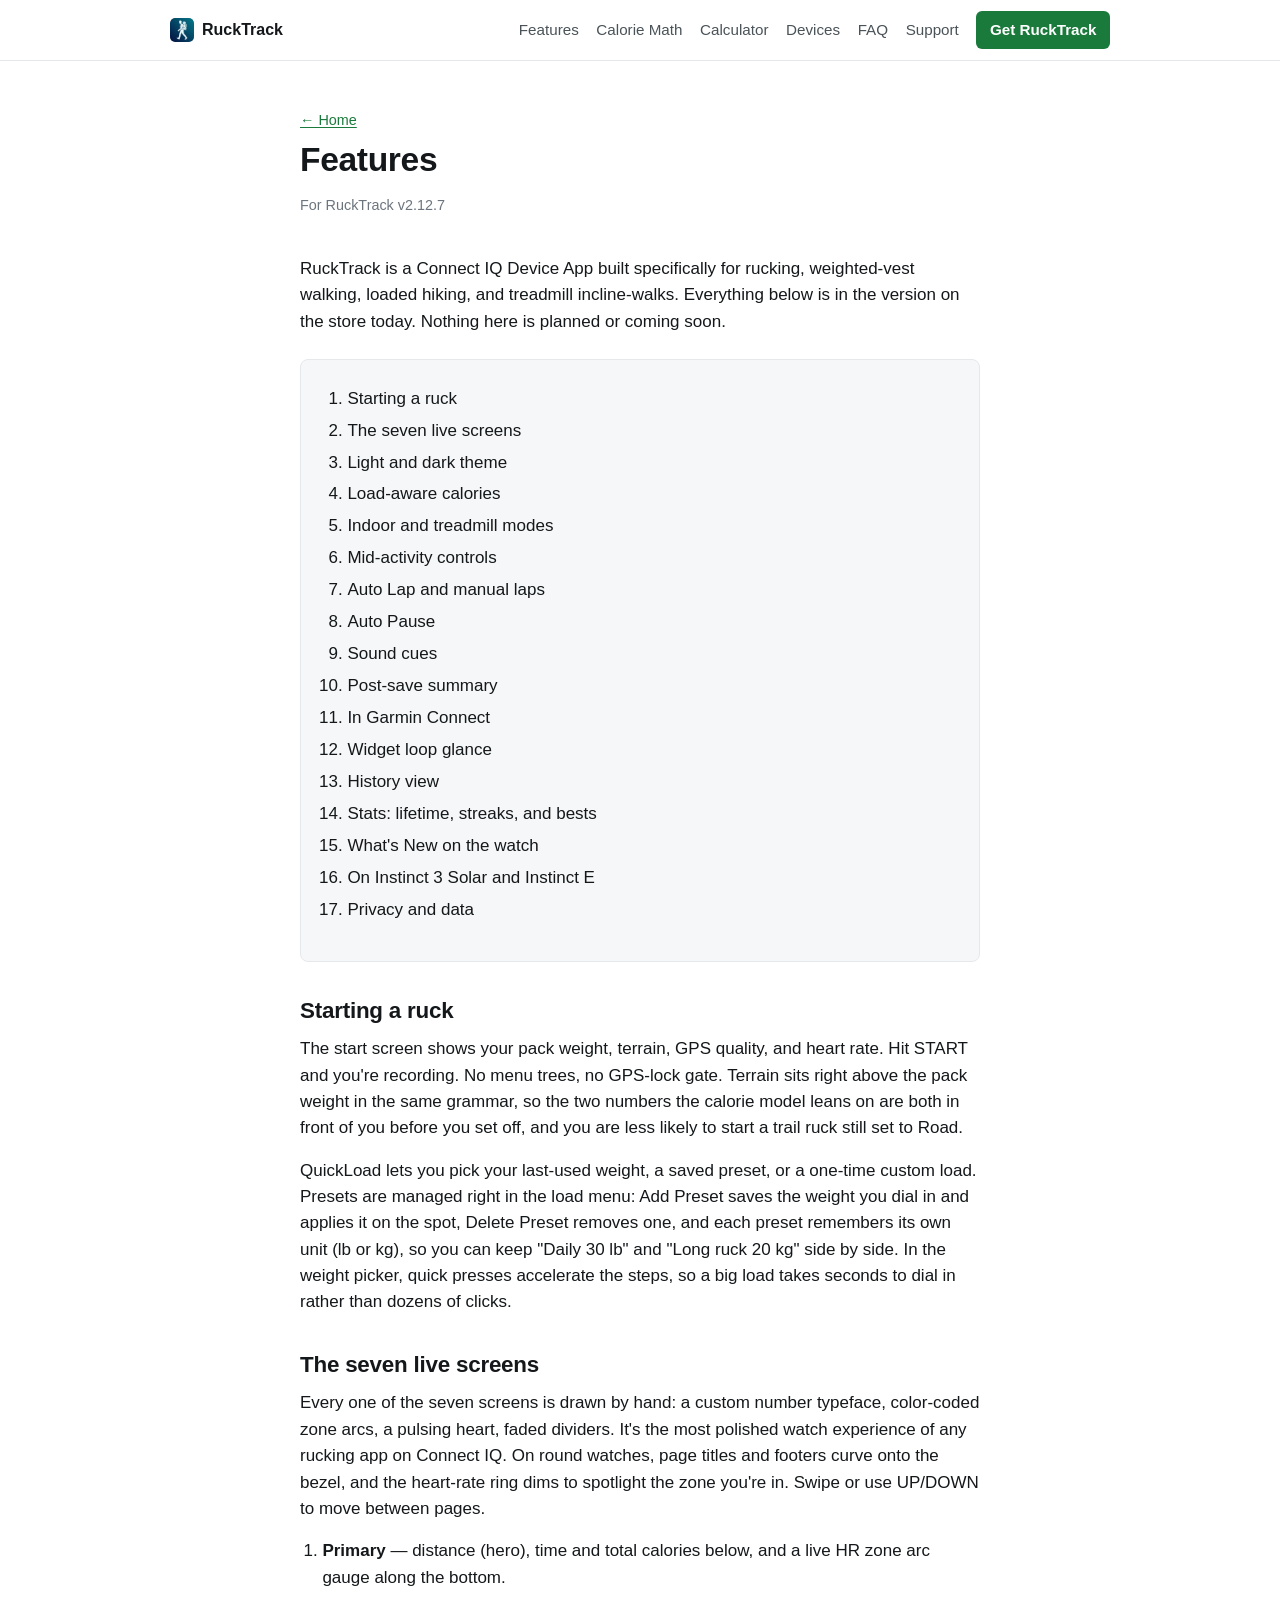
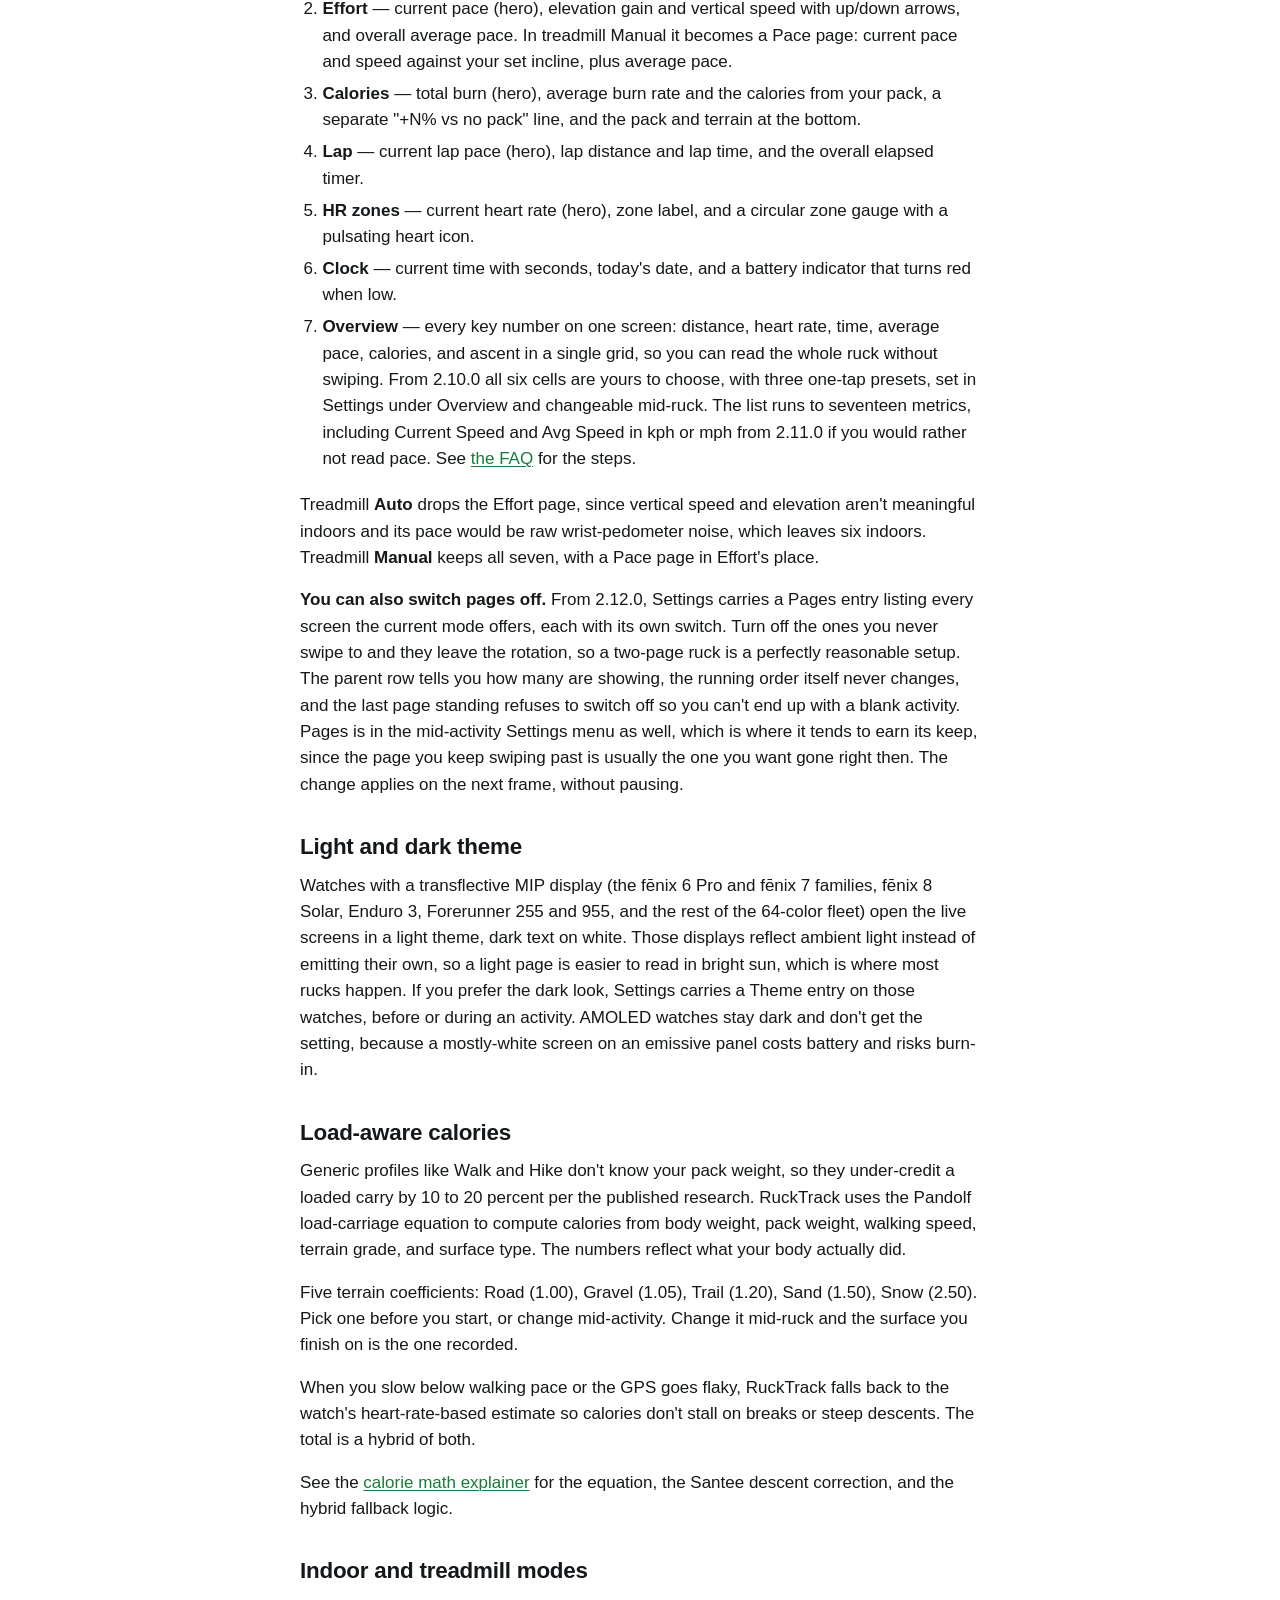
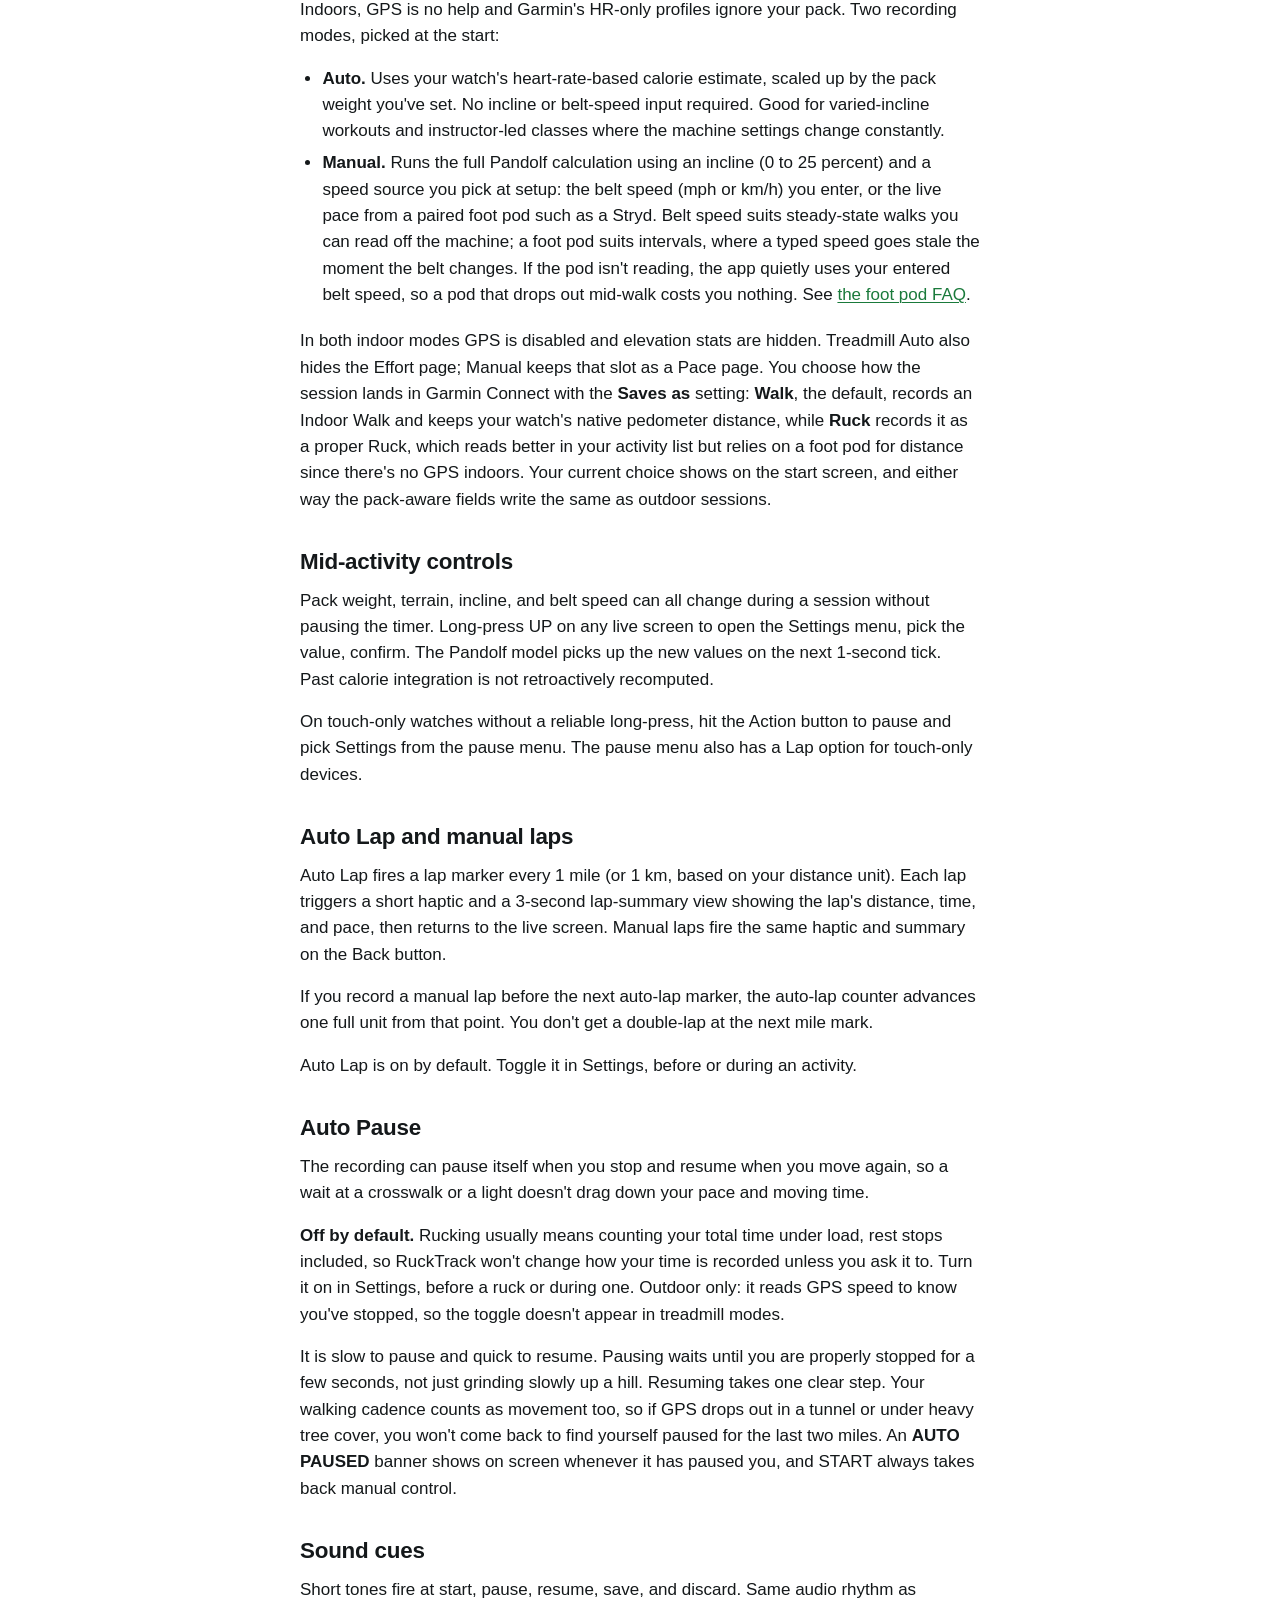
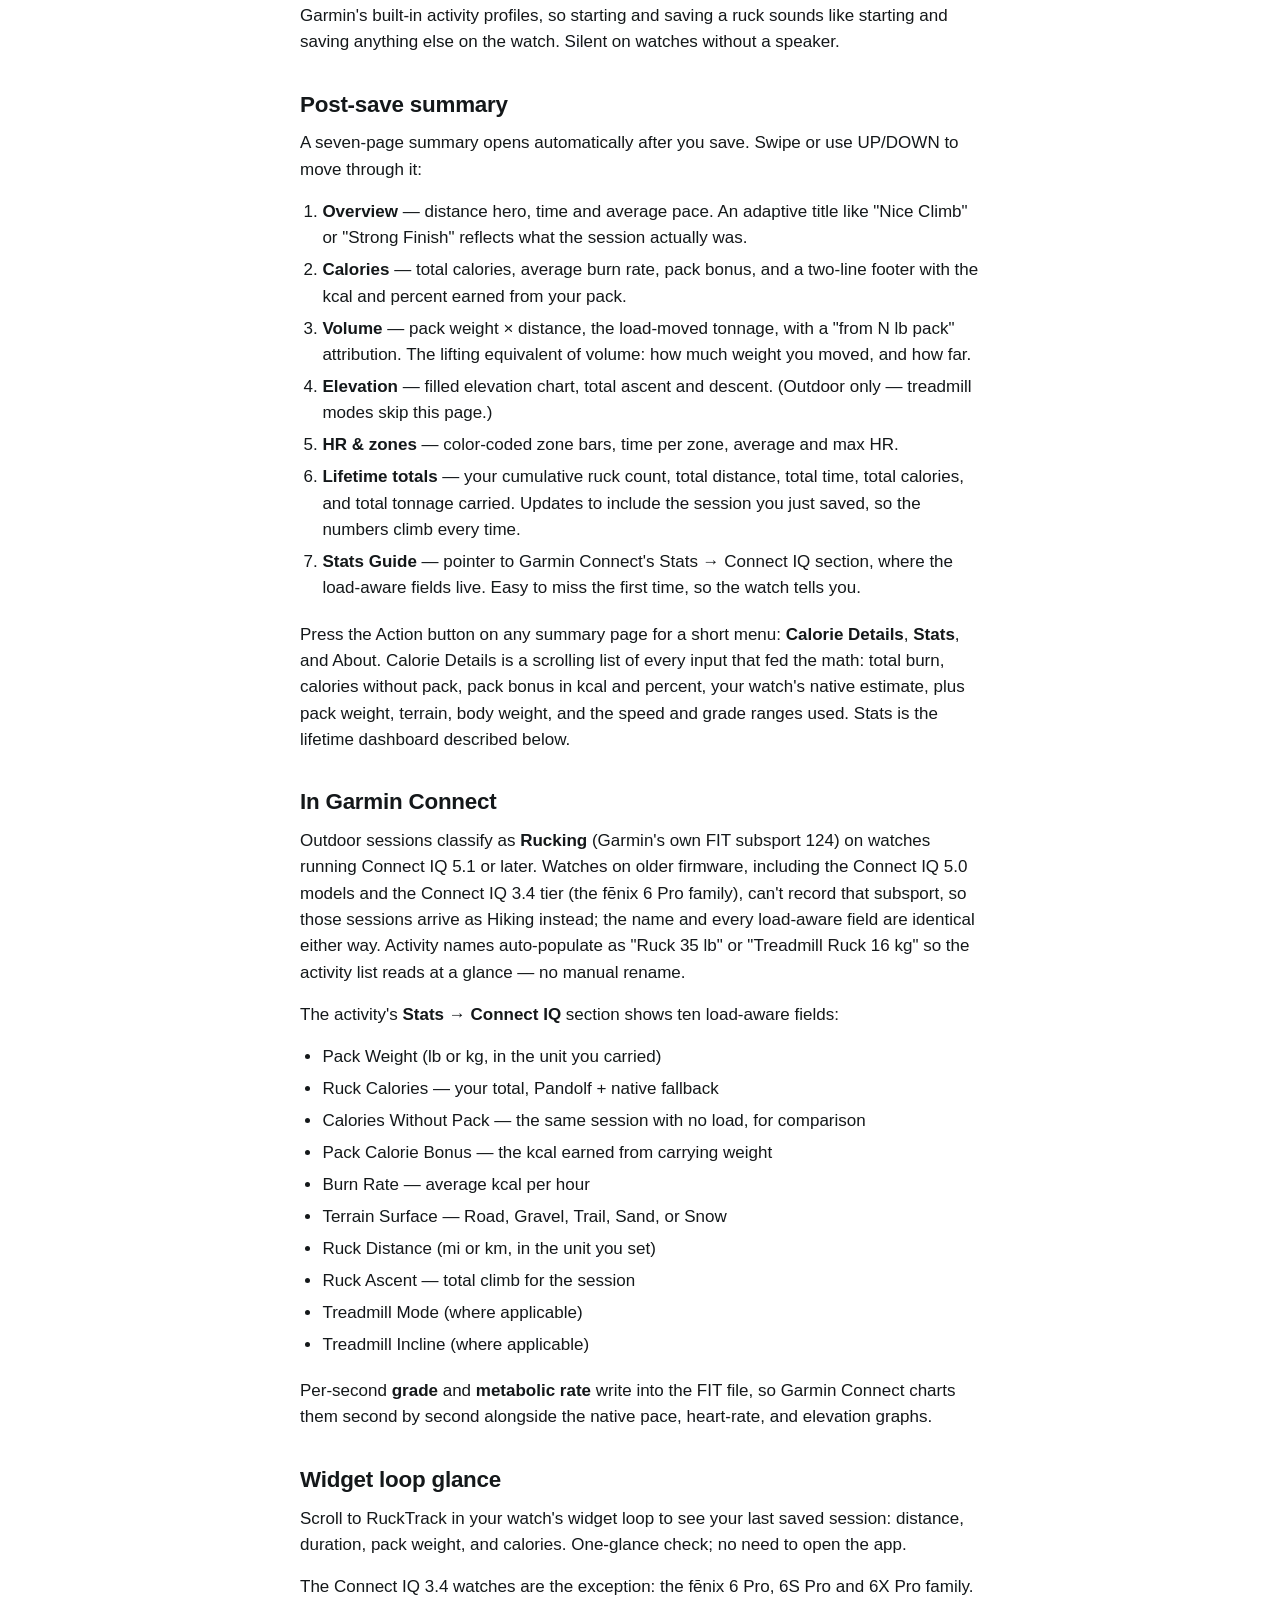
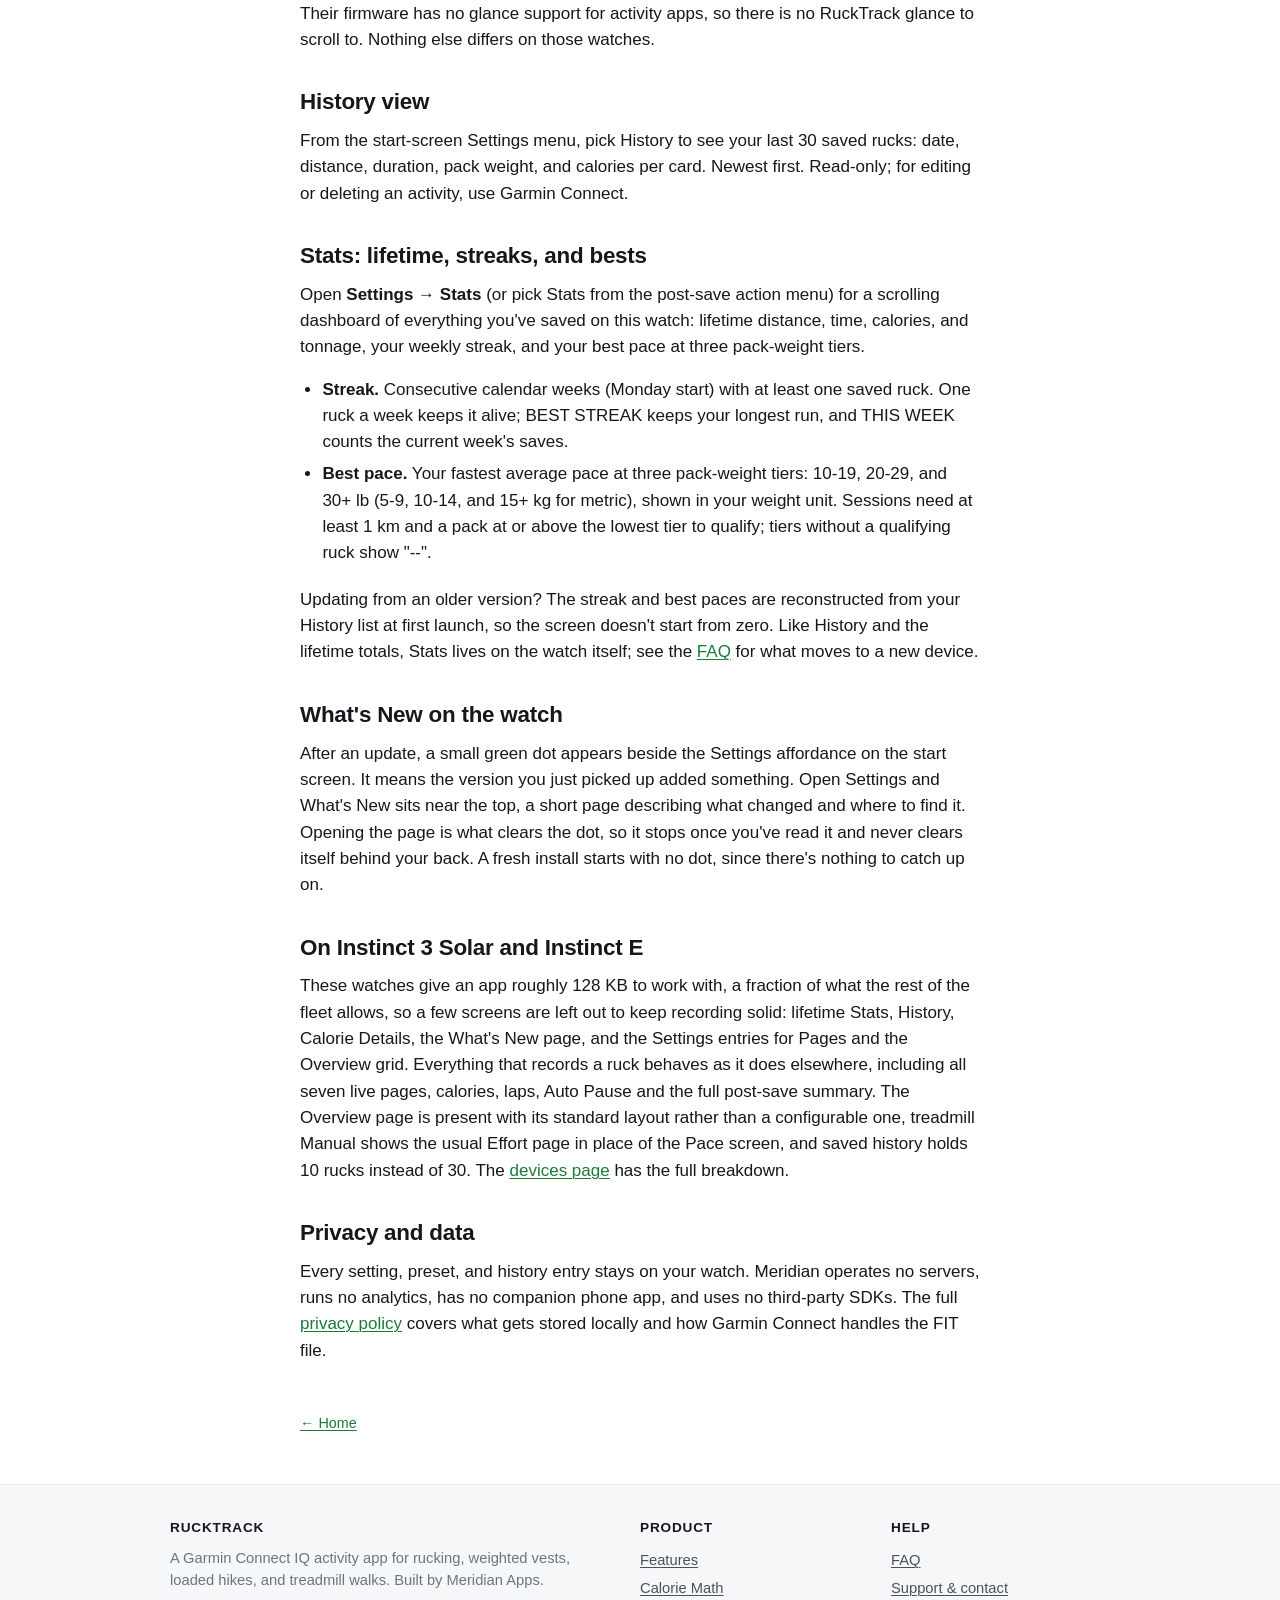
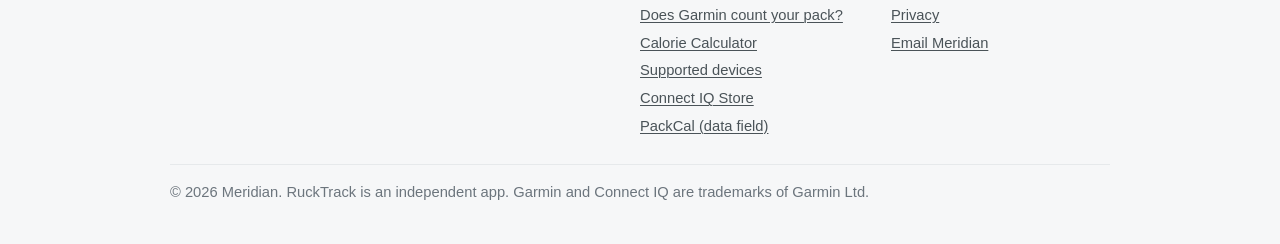
<file: features.html>
<!DOCTYPE html>
<html lang="en">
<head>
<meta charset="utf-8">
<meta name="viewport" content="width=device-width,initial-scale=1">
<title>Features — RuckTrack</title>
<meta name="description" content="What RuckTrack does on the watch and in Garmin Connect: load-aware calories, seven live screens, treadmill modes, mid-activity controls, lifetime totals, FIT export.">
<link rel="canonical" href="https://meridian-apps.github.io/rucktrack-docs/features.html">
<meta property="og:type" content="article">
<meta property="og:title" content="Features — RuckTrack">
<meta property="og:description" content="What RuckTrack does on the watch and in Garmin Connect: load-aware calories, seven live screens, treadmill modes, mid-activity controls, lifetime totals, FIT export.">
<meta property="og:url" content="https://meridian-apps.github.io/rucktrack-docs/features.html">
<meta property="og:image" content="https://meridian-apps.github.io/rucktrack-docs/og-image.png">
<meta name="twitter:card" content="summary_large_image">
<meta name="twitter:title" content="Features — RuckTrack">
<meta name="twitter:description" content="What RuckTrack does on the watch and in Garmin Connect.">
<meta name="twitter:image" content="https://meridian-apps.github.io/rucktrack-docs/og-image.png">
<link rel="icon" type="image/png" href="icon.png">
<link rel="stylesheet" href="style.css">
</head>
<body>

<nav class="topnav">
  <div class="topnav-inner">
    <a class="topnav-brand" href="./"><img src="icon.png" alt=""> RuckTrack</a>
    <div class="topnav-links">
      <a href="features.html">Features</a>
      <a href="calorie-math.html">Calorie Math</a>
      <a href="calculator.html">Calculator</a>
      <a href="devices.html">Devices</a>
      <a href="faq.html">FAQ</a>
      <a href="support.html">Support</a>
      <a class="topnav-cta" href="https://apps.garmin.com/apps/201e9e43-f33c-4b56-b3f5-8a67184e3d1c">Get RuckTrack</a>
    </div>
  </div>
</nav>

<div class="wrap-narrow content-page">
<div class="page-head">
<p class="back"><a href="./">&larr; Home</a></p>
<h1>Features</h1>
<p class="updated">For RuckTrack v2.12.7</p>
</div>

<p>RuckTrack is a Connect IQ Device App built specifically for rucking, weighted-vest walking, loaded hiking, and treadmill incline-walks. Everything below is in the version on the store today. Nothing here is planned or coming soon.</p>

<div class="toc">
<ol>
  <li><a href="#start">Starting a ruck</a></li>
  <li><a href="#live">The seven live screens</a></li>
  <li><a href="#theme">Light and dark theme</a></li>
  <li><a href="#calories">Load-aware calories</a></li>
  <li><a href="#treadmill">Indoor and treadmill modes</a></li>
  <li><a href="#mid">Mid-activity controls</a></li>
  <li><a href="#laps">Auto Lap and manual laps</a></li>
  <li><a href="#auto-pause">Auto Pause</a></li>
  <li><a href="#sound">Sound cues</a></li>
  <li><a href="#summary">Post-save summary</a></li>
  <li><a href="#connect">In Garmin Connect</a></li>
  <li><a href="#glance">Widget loop glance</a></li>
  <li><a href="#history">History view</a></li>
  <li><a href="#stats">Stats: lifetime, streaks, and bests</a></li>
  <li><a href="#whats-new">What's New on the watch</a></li>
  <li><a href="#instinct">On Instinct 3 Solar and Instinct E</a></li>
  <li><a href="#privacy">Privacy and data</a></li>
</ol>
</div>

<h2 id="start">Starting a ruck</h2>
<p>The start screen shows your pack weight, terrain, GPS quality, and heart rate. Hit START and you're recording. No menu trees, no GPS-lock gate. Terrain sits right above the pack weight in the same grammar, so the two numbers the calorie model leans on are both in front of you before you set off, and you are less likely to start a trail ruck still set to Road.</p>
<p>QuickLoad lets you pick your last-used weight, a saved preset, or a one-time custom load. Presets are managed right in the load menu: Add Preset saves the weight you dial in and applies it on the spot, Delete Preset removes one, and each preset remembers its own unit (lb or kg), so you can keep "Daily 30 lb" and "Long ruck 20 kg" side by side. In the weight picker, quick presses accelerate the steps, so a big load takes seconds to dial in rather than dozens of clicks.</p>

<h2 id="live">The seven live screens</h2>
<p>Every one of the seven screens is drawn by hand: a custom number typeface, color-coded zone arcs, a pulsing heart, faded dividers. It's the most polished watch experience of any rucking app on Connect IQ. On round watches, page titles and footers curve onto the bezel, and the heart-rate ring dims to spotlight the zone you're in. Swipe or use UP/DOWN to move between pages.</p>
<ol>
  <li><strong>Primary</strong> — distance (hero), time and total calories below, and a live HR zone arc gauge along the bottom.</li>
  <li><strong>Effort</strong> — current pace (hero), elevation gain and vertical speed with up/down arrows, and overall average pace. In treadmill Manual it becomes a Pace page: current pace and speed against your set incline, plus average pace.</li>
  <li><strong>Calories</strong> — total burn (hero), average burn rate and the calories from your pack, a separate "+N% vs no pack" line, and the pack and terrain at the bottom.</li>
  <li><strong>Lap</strong> — current lap pace (hero), lap distance and lap time, and the overall elapsed timer.</li>
  <li><strong>HR zones</strong> — current heart rate (hero), zone label, and a circular zone gauge with a pulsating heart icon.</li>
  <li><strong>Clock</strong> — current time with seconds, today's date, and a battery indicator that turns red when low.</li>
  <li><strong>Overview</strong> — every key number on one screen: distance, heart rate, time, average pace, calories, and ascent in a single grid, so you can read the whole ruck without swiping. From 2.10.0 all six cells are yours to choose, with three one-tap presets, set in Settings under Overview and changeable mid-ruck. The list runs to seventeen metrics, including Current Speed and Avg Speed in kph or mph from 2.11.0 if you would rather not read pace. See <a href="faq.html#overview-metrics">the FAQ</a> for the steps.</li>
</ol>
<p>Treadmill <strong>Auto</strong> drops the Effort page, since vertical speed and elevation aren't meaningful indoors and its pace would be raw wrist-pedometer noise, which leaves six indoors. Treadmill <strong>Manual</strong> keeps all seven, with a Pace page in Effort's place.</p>
<p><strong>You can also switch pages off.</strong> From 2.12.0, Settings carries a Pages entry listing every screen the current mode offers, each with its own switch. Turn off the ones you never swipe to and they leave the rotation, so a two-page ruck is a perfectly reasonable setup. The parent row tells you how many are showing, the running order itself never changes, and the last page standing refuses to switch off so you can't end up with a blank activity. Pages is in the mid-activity Settings menu as well, which is where it tends to earn its keep, since the page you keep swiping past is usually the one you want gone right then. The change applies on the next frame, without pausing.</p>

<h2 id="theme">Light and dark theme</h2>
<p>Watches with a transflective MIP display (the fēnix 6 Pro and fēnix 7 families, fēnix 8 Solar, Enduro 3, Forerunner 255 and 955, and the rest of the 64-color fleet) open the live screens in a light theme, dark text on white. Those displays reflect ambient light instead of emitting their own, so a light page is easier to read in bright sun, which is where most rucks happen. If you prefer the dark look, Settings carries a Theme entry on those watches, before or during an activity. AMOLED watches stay dark and don't get the setting, because a mostly-white screen on an emissive panel costs battery and risks burn-in.</p>

<h2 id="calories">Load-aware calories</h2>
<p>Generic profiles like Walk and Hike don't know your pack weight, so they under-credit a loaded carry by 10 to 20 percent per the published research. RuckTrack uses the Pandolf load-carriage equation to compute calories from body weight, pack weight, walking speed, terrain grade, and surface type. The numbers reflect what your body actually did.</p>
<p>Five terrain coefficients: Road (1.00), Gravel (1.05), Trail (1.20), Sand (1.50), Snow (2.50). Pick one before you start, or change mid-activity. Change it mid-ruck and the surface you finish on is the one recorded.</p>
<p>When you slow below walking pace or the GPS goes flaky, RuckTrack falls back to the watch's heart-rate-based estimate so calories don't stall on breaks or steep descents. The total is a hybrid of both.</p>
<p>See the <a href="calorie-math.html">calorie math explainer</a> for the equation, the Santee descent correction, and the hybrid fallback logic.</p>

<h2 id="treadmill">Indoor and treadmill modes</h2>
<p>Indoors, GPS is no help and Garmin's HR-only profiles ignore your pack. Two recording modes, picked at the start:</p>
<ul>
  <li><strong>Auto.</strong> Uses your watch's heart-rate-based calorie estimate, scaled up by the pack weight you've set. No incline or belt-speed input required. Good for varied-incline workouts and instructor-led classes where the machine settings change constantly.</li>
  <li><strong>Manual.</strong> Runs the full Pandolf calculation using an incline (0 to 25 percent) and a speed source you pick at setup: the belt speed (mph or km/h) you enter, or the live pace from a paired foot pod such as a Stryd. Belt speed suits steady-state walks you can read off the machine; a foot pod suits intervals, where a typed speed goes stale the moment the belt changes. If the pod isn't reading, the app quietly uses your entered belt speed, so a pod that drops out mid-walk costs you nothing. See <a href="faq.html#foot-pod">the foot pod FAQ</a>.</li>
</ul>
<p>In both indoor modes GPS is disabled and elevation stats are hidden. Treadmill Auto also hides the Effort page; Manual keeps that slot as a Pace page. You choose how the session lands in Garmin Connect with the <strong>Saves as</strong> setting: <strong>Walk</strong>, the default, records an Indoor Walk and keeps your watch's native pedometer distance, while <strong>Ruck</strong> records it as a proper Ruck, which reads better in your activity list but relies on a foot pod for distance since there's no GPS indoors. Your current choice shows on the start screen, and either way the pack-aware fields write the same as outdoor sessions.</p>

<h2 id="mid">Mid-activity controls</h2>
<p>Pack weight, terrain, incline, and belt speed can all change during a session without pausing the timer. Long-press UP on any live screen to open the Settings menu, pick the value, confirm. The Pandolf model picks up the new values on the next 1-second tick. Past calorie integration is not retroactively recomputed.</p>
<p>On touch-only watches without a reliable long-press, hit the Action button to pause and pick Settings from the pause menu. The pause menu also has a Lap option for touch-only devices.</p>

<h2 id="laps">Auto Lap and manual laps</h2>
<p>Auto Lap fires a lap marker every 1 mile (or 1 km, based on your distance unit). Each lap triggers a short haptic and a 3-second lap-summary view showing the lap's distance, time, and pace, then returns to the live screen. Manual laps fire the same haptic and summary on the Back button.</p>
<p>If you record a manual lap before the next auto-lap marker, the auto-lap counter advances one full unit from that point. You don't get a double-lap at the next mile mark.</p>
<p>Auto Lap is on by default. Toggle it in Settings, before or during an activity.</p>

<h2 id="auto-pause">Auto Pause</h2>
<p>The recording can pause itself when you stop and resume when you move again, so a wait at a crosswalk or a light doesn't drag down your pace and moving time.</p>
<p><strong>Off by default.</strong> Rucking usually means counting your total time under load, rest stops included, so RuckTrack won't change how your time is recorded unless you ask it to. Turn it on in Settings, before a ruck or during one. Outdoor only: it reads GPS speed to know you've stopped, so the toggle doesn't appear in treadmill modes.</p>
<p>It is slow to pause and quick to resume. Pausing waits until you are properly stopped for a few seconds, not just grinding slowly up a hill. Resuming takes one clear step. Your walking cadence counts as movement too, so if GPS drops out in a tunnel or under heavy tree cover, you won't come back to find yourself paused for the last two miles. An <strong>AUTO PAUSED</strong> banner shows on screen whenever it has paused you, and START always takes back manual control.</p>

<h2 id="sound">Sound cues</h2>
<p>Short tones fire at start, pause, resume, save, and discard. Same audio rhythm as Garmin's built-in activity profiles, so starting and saving a ruck sounds like starting and saving anything else on the watch. Silent on watches without a speaker.</p>

<h2 id="summary">Post-save summary</h2>
<p>A seven-page summary opens automatically after you save. Swipe or use UP/DOWN to move through it:</p>
<ol>
  <li><strong>Overview</strong> — distance hero, time and average pace. An adaptive title like "Nice Climb" or "Strong Finish" reflects what the session actually was.</li>
  <li><strong>Calories</strong> — total calories, average burn rate, pack bonus, and a two-line footer with the kcal and percent earned from your pack.</li>
  <li><strong>Volume</strong> — pack weight × distance, the load-moved tonnage, with a "from N lb pack" attribution. The lifting equivalent of volume: how much weight you moved, and how far.</li>
  <li><strong>Elevation</strong> — filled elevation chart, total ascent and descent. (Outdoor only — treadmill modes skip this page.)</li>
  <li><strong>HR &amp; zones</strong> — color-coded zone bars, time per zone, average and max HR.</li>
  <li><strong>Lifetime totals</strong> — your cumulative ruck count, total distance, total time, total calories, and total tonnage carried. Updates to include the session you just saved, so the numbers climb every time.</li>
  <li><strong>Stats Guide</strong> — pointer to Garmin Connect's Stats → Connect IQ section, where the load-aware fields live. Easy to miss the first time, so the watch tells you.</li>
</ol>
<p>Press the Action button on any summary page for a short menu: <strong>Calorie Details</strong>, <strong>Stats</strong>, and About. Calorie Details is a scrolling list of every input that fed the math: total burn, calories without pack, pack bonus in kcal and percent, your watch's native estimate, plus pack weight, terrain, body weight, and the speed and grade ranges used. Stats is the lifetime dashboard described below.</p>

<h2 id="connect">In Garmin Connect</h2>
<p>Outdoor sessions classify as <strong>Rucking</strong> (Garmin's own FIT subsport 124) on watches running Connect IQ 5.1 or later. Watches on older firmware, including the Connect IQ 5.0 models and the Connect IQ 3.4 tier (the fēnix 6 Pro family), can't record that subsport, so those sessions arrive as Hiking instead; the name and every load-aware field are identical either way. Activity names auto-populate as "Ruck 35 lb" or "Treadmill Ruck 16 kg" so the activity list reads at a glance — no manual rename.</p>
<p>The activity's <strong>Stats → Connect IQ</strong> section shows ten load-aware fields:</p>
<ul>
  <li>Pack Weight (lb or kg, in the unit you carried)</li>
  <li>Ruck Calories — your total, Pandolf + native fallback</li>
  <li>Calories Without Pack — the same session with no load, for comparison</li>
  <li>Pack Calorie Bonus — the kcal earned from carrying weight</li>
  <li>Burn Rate — average kcal per hour</li>
  <li>Terrain Surface — Road, Gravel, Trail, Sand, or Snow</li>
  <li>Ruck Distance (mi or km, in the unit you set)</li>
  <li>Ruck Ascent — total climb for the session</li>
  <li>Treadmill Mode (where applicable)</li>
  <li>Treadmill Incline (where applicable)</li>
</ul>
<p>Per-second <strong>grade</strong> and <strong>metabolic rate</strong> write into the FIT file, so Garmin Connect charts them second by second alongside the native pace, heart-rate, and elevation graphs.</p>

<h2 id="glance">Widget loop glance</h2>
<p>Scroll to RuckTrack in your watch's widget loop to see your last saved session: distance, duration, pack weight, and calories. One-glance check; no need to open the app.</p>
<p>The Connect IQ 3.4 watches are the exception: the fēnix 6 Pro, 6S Pro and 6X Pro family. Their firmware has no glance support for activity apps, so there is no RuckTrack glance to scroll to. Nothing else differs on those watches.</p>

<h2 id="history">History view</h2>
<p>From the start-screen Settings menu, pick History to see your last 30 saved rucks: date, distance, duration, pack weight, and calories per card. Newest first. Read-only; for editing or deleting an activity, use Garmin Connect.</p>

<h2 id="stats">Stats: lifetime, streaks, and bests</h2>
<p>Open <strong>Settings &rarr; Stats</strong> (or pick Stats from the post-save action menu) for a scrolling dashboard of everything you've saved on this watch: lifetime distance, time, calories, and tonnage, your weekly streak, and your best pace at three pack-weight tiers.</p>
<ul>
  <li><strong>Streak.</strong> Consecutive calendar weeks (Monday start) with at least one saved ruck. One ruck a week keeps it alive; BEST STREAK keeps your longest run, and THIS WEEK counts the current week's saves.</li>
  <li><strong>Best pace.</strong> Your fastest average pace at three pack-weight tiers: 10-19, 20-29, and 30+ lb (5-9, 10-14, and 15+ kg for metric), shown in your weight unit. Sessions need at least 1 km and a pack at or above the lowest tier to qualify; tiers without a qualifying ruck show "--".</li>
</ul>
<p>Updating from an older version? The streak and best paces are reconstructed from your History list at first launch, so the screen doesn't start from zero. Like History and the lifetime totals, Stats lives on the watch itself; see the <a href="faq.html#new-watch">FAQ</a> for what moves to a new device.</p>

<h2 id="whats-new">What's New on the watch</h2>
<p>After an update, a small green dot appears beside the Settings affordance on the start screen. It means the version you just picked up added something. Open Settings and What's New sits near the top, a short page describing what changed and where to find it. Opening the page is what clears the dot, so it stops once you've read it and never clears itself behind your back. A fresh install starts with no dot, since there's nothing to catch up on.</p>

<h2 id="instinct">On Instinct 3 Solar and Instinct E</h2>
<p>These watches give an app roughly 128 KB to work with, a fraction of what the rest of the fleet allows, so a few screens are left out to keep recording solid: lifetime Stats, History, Calorie Details, the What's New page, and the Settings entries for Pages and the Overview grid. Everything that records a ruck behaves as it does elsewhere, including all seven live pages, calories, laps, Auto Pause and the full post-save summary. The Overview page is present with its standard layout rather than a configurable one, treadmill Manual shows the usual Effort page in place of the Pace screen, and saved history holds 10 rucks instead of 30. The <a href="devices.html">devices page</a> has the full breakdown.</p>

<h2 id="privacy">Privacy and data</h2>
<p>Every setting, preset, and history entry stays on your watch. Meridian operates no servers, runs no analytics, has no companion phone app, and uses no third-party SDKs. The full <a href="privacy.html">privacy policy</a> covers what gets stored locally and how Garmin Connect handles the FIT file.</p>

<p class="back" style="margin-top: 2rem;"><a href="./">&larr; Home</a></p>

</div>

<footer class="site-footer">
  <div class="wrap">
    <div class="footer-cols">
      <div>
        <h5>RuckTrack</h5>
        <p>A Garmin Connect IQ activity app for rucking, weighted vests, loaded hikes, and treadmill walks. Built by Meridian Apps.</p>
      </div>
      <div>
        <h5>Product</h5>
        <ul>
          <li><a href="features.html">Features</a></li>
          <li><a href="calorie-math.html">Calorie Math</a></li>
          <li><a href="garmin-ruck-calories.html">Does Garmin count your pack?</a></li>
          <li><a href="calculator.html">Calorie Calculator</a></li>
          <li><a href="devices.html">Supported devices</a></li>
          <li><a href="https://apps.garmin.com/apps/201e9e43-f33c-4b56-b3f5-8a67184e3d1c">Connect IQ Store</a></li>
          <li><a href="https://meridian-apps.github.io/packcal-docs/">PackCal (data field)</a></li>
        </ul>
      </div>
      <div>
        <h5>Help</h5>
        <ul>
          <li><a href="faq.html">FAQ</a></li>
          <li><a href="support.html">Support &amp; contact</a></li>
          <li><a href="privacy.html">Privacy</a></li>
          <li><a href="mailto:garmin.lanam+rucktrack@gmail.com">Email Meridian</a></li>
        </ul>
      </div>
    </div>
    <div class="footer-bottom">
      &copy; 2026 Meridian. RuckTrack is an independent app. Garmin and Connect IQ are trademarks of Garmin Ltd.
    </div>
  </div>
</footer>

</body>
</html>
</file>
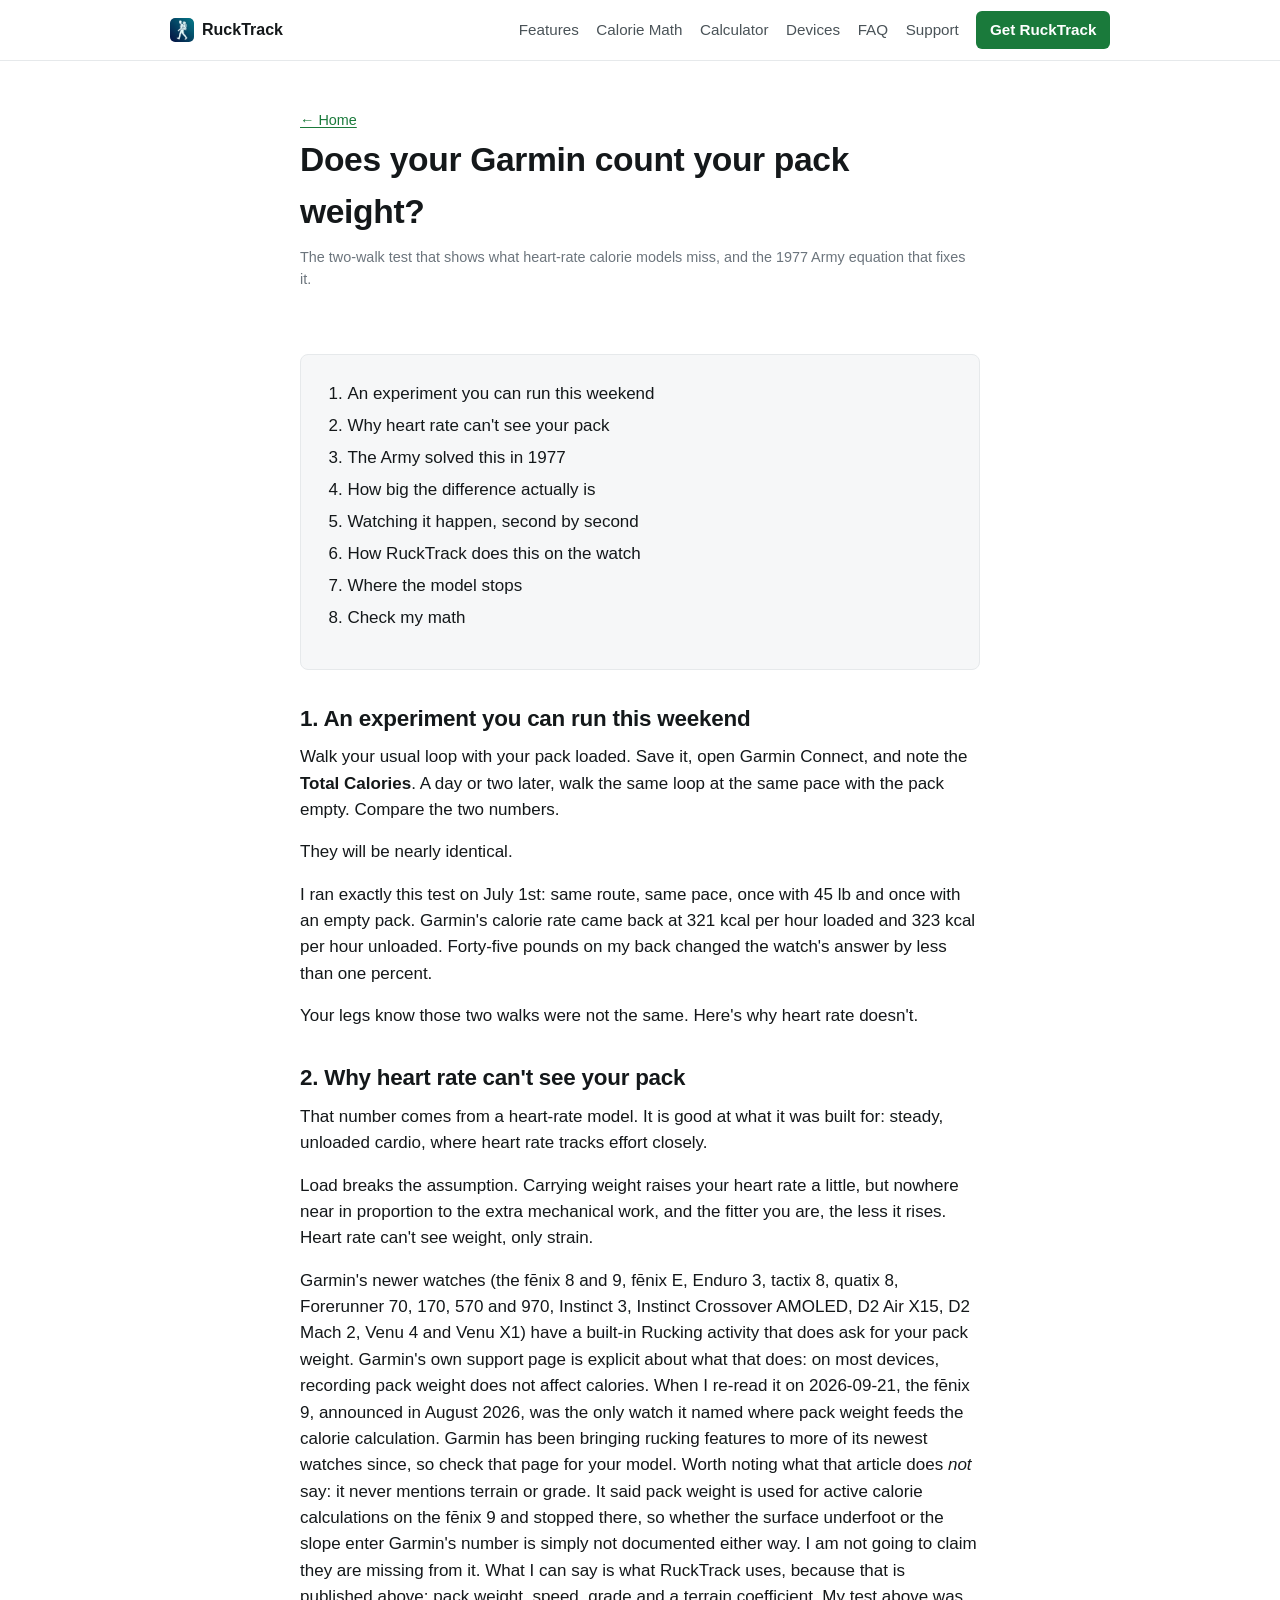
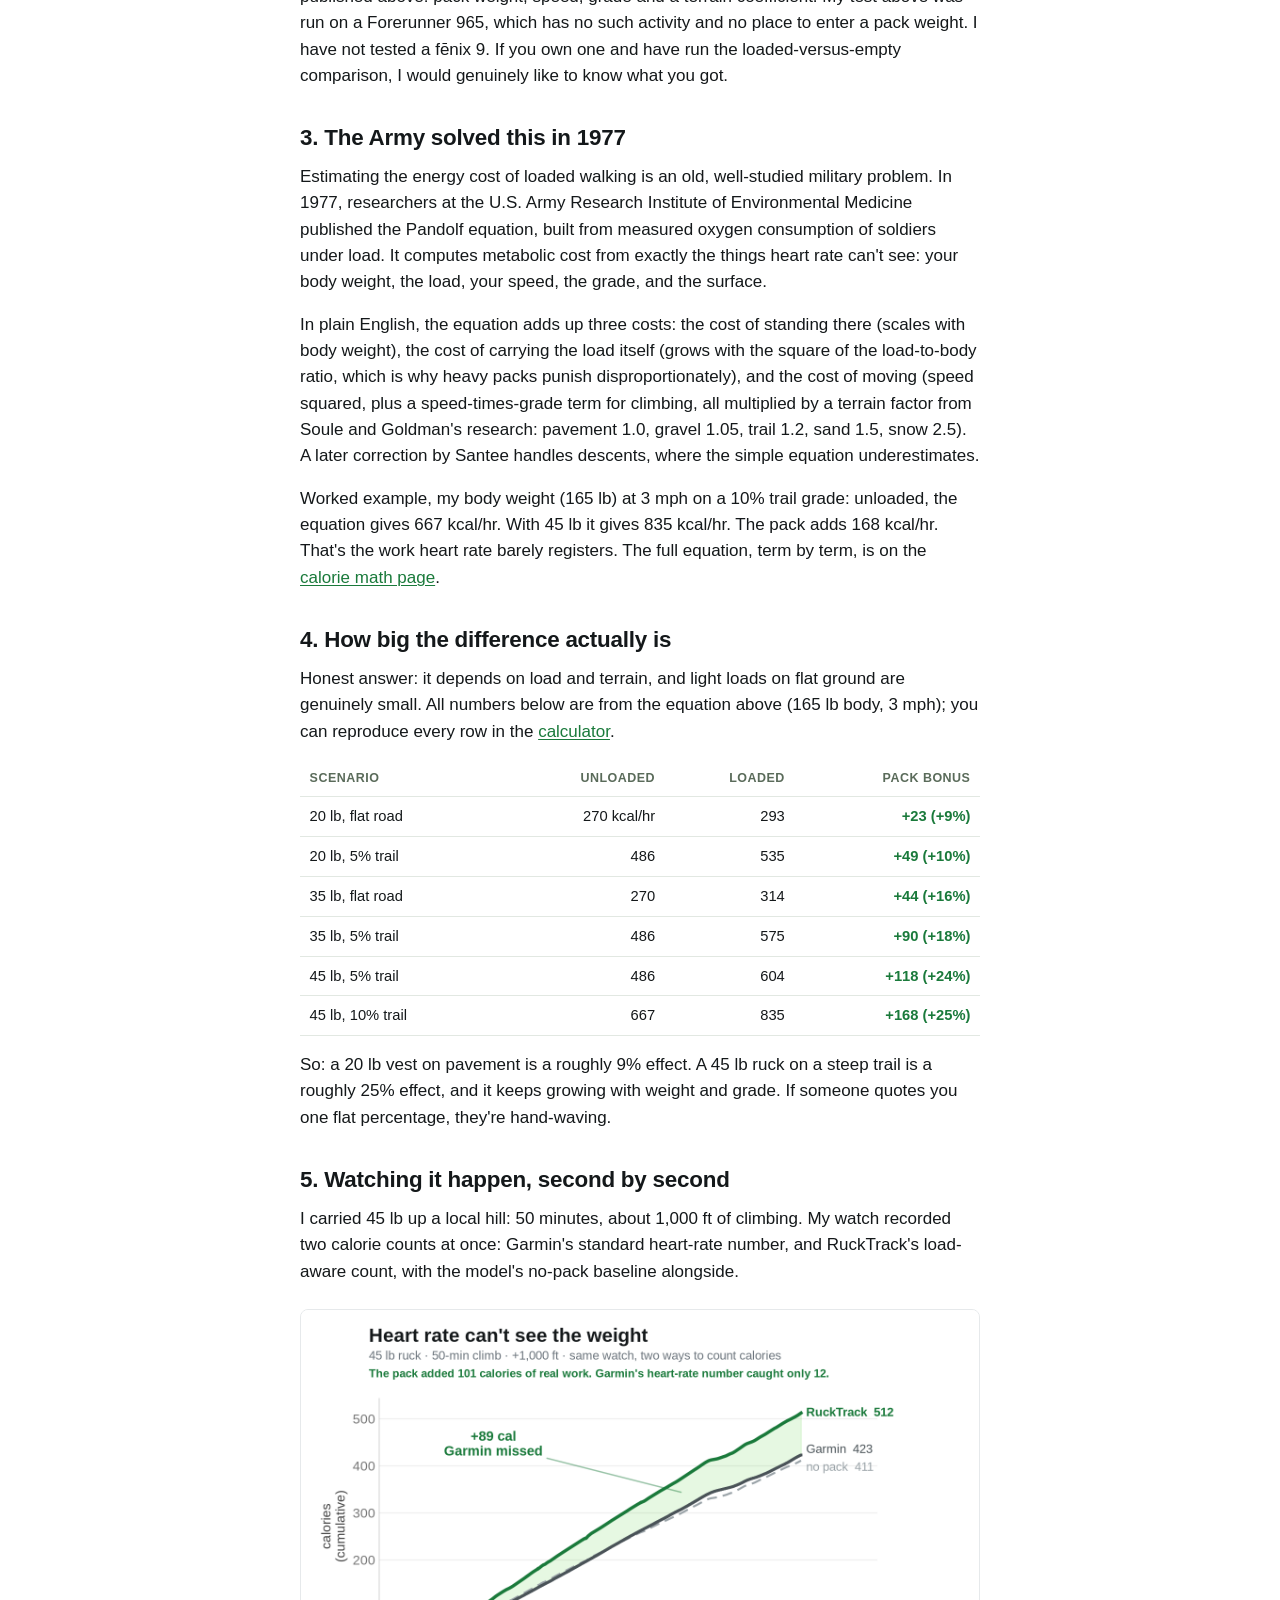
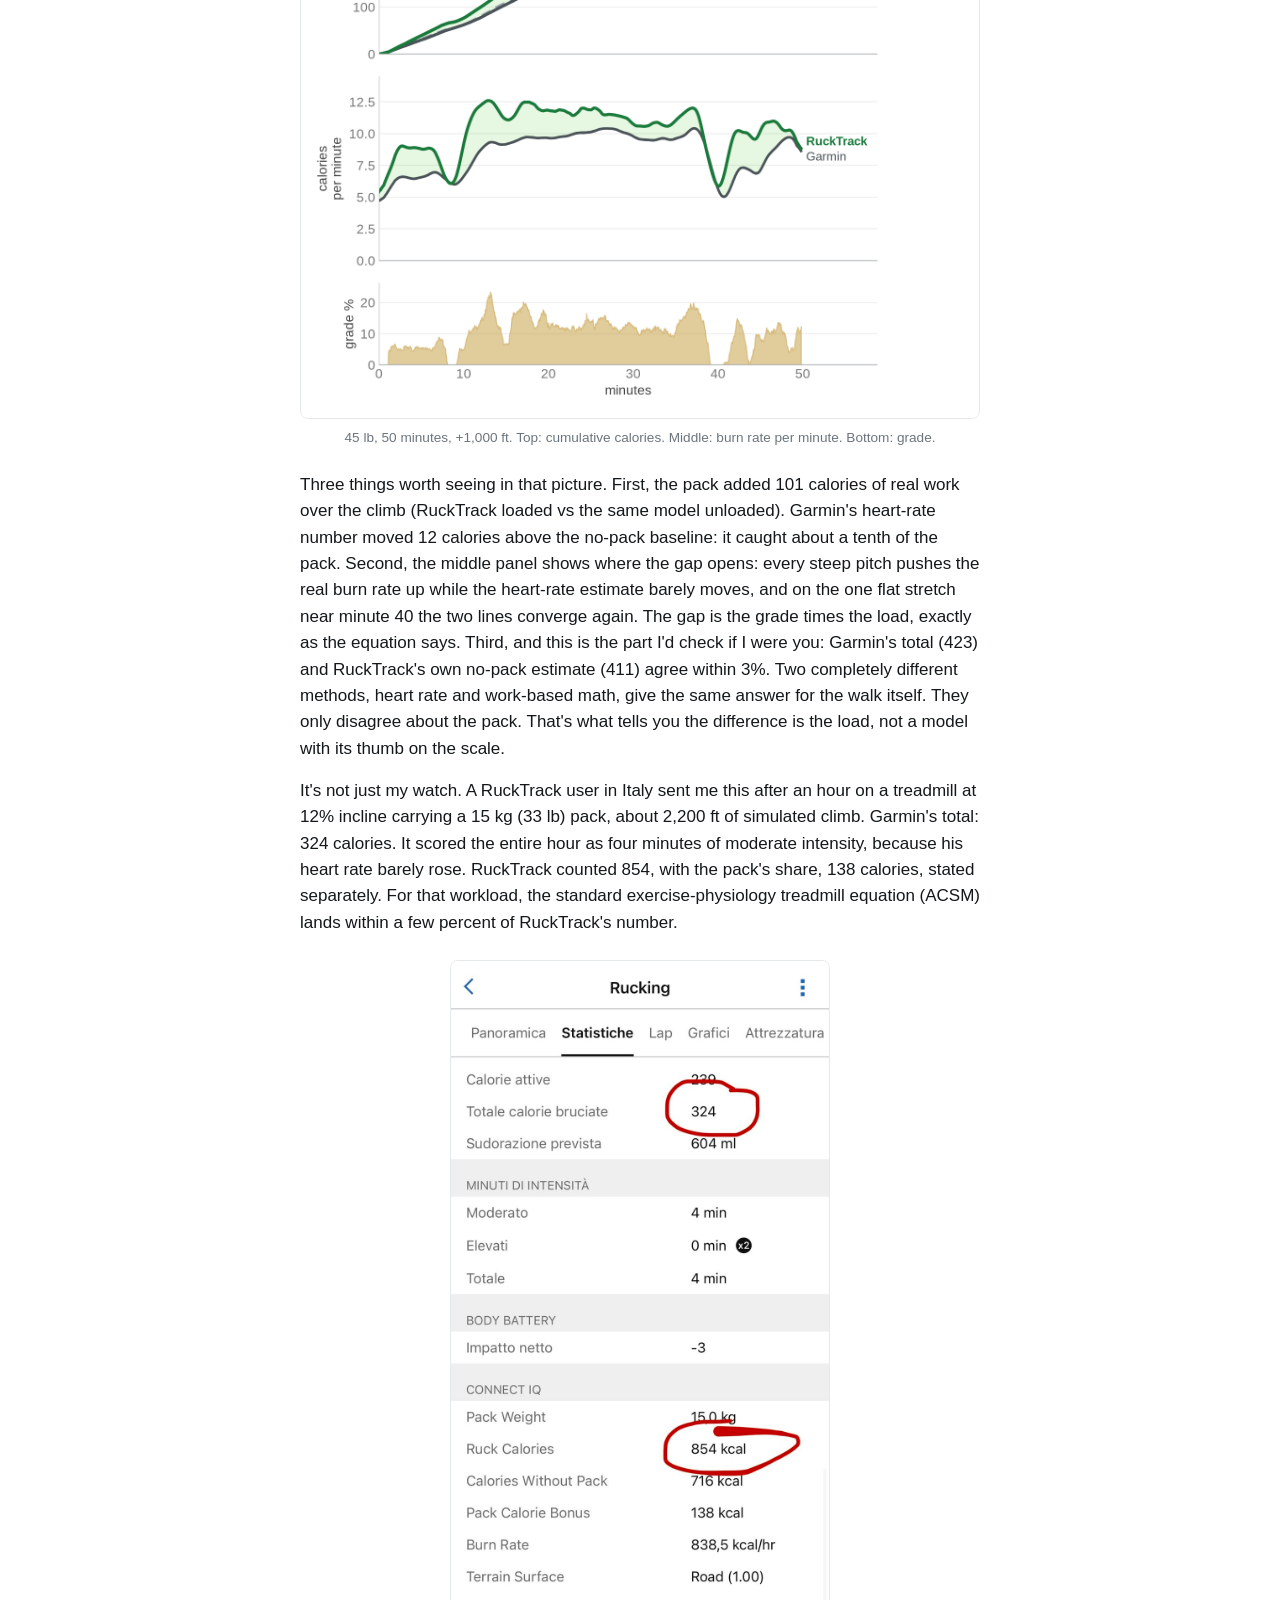
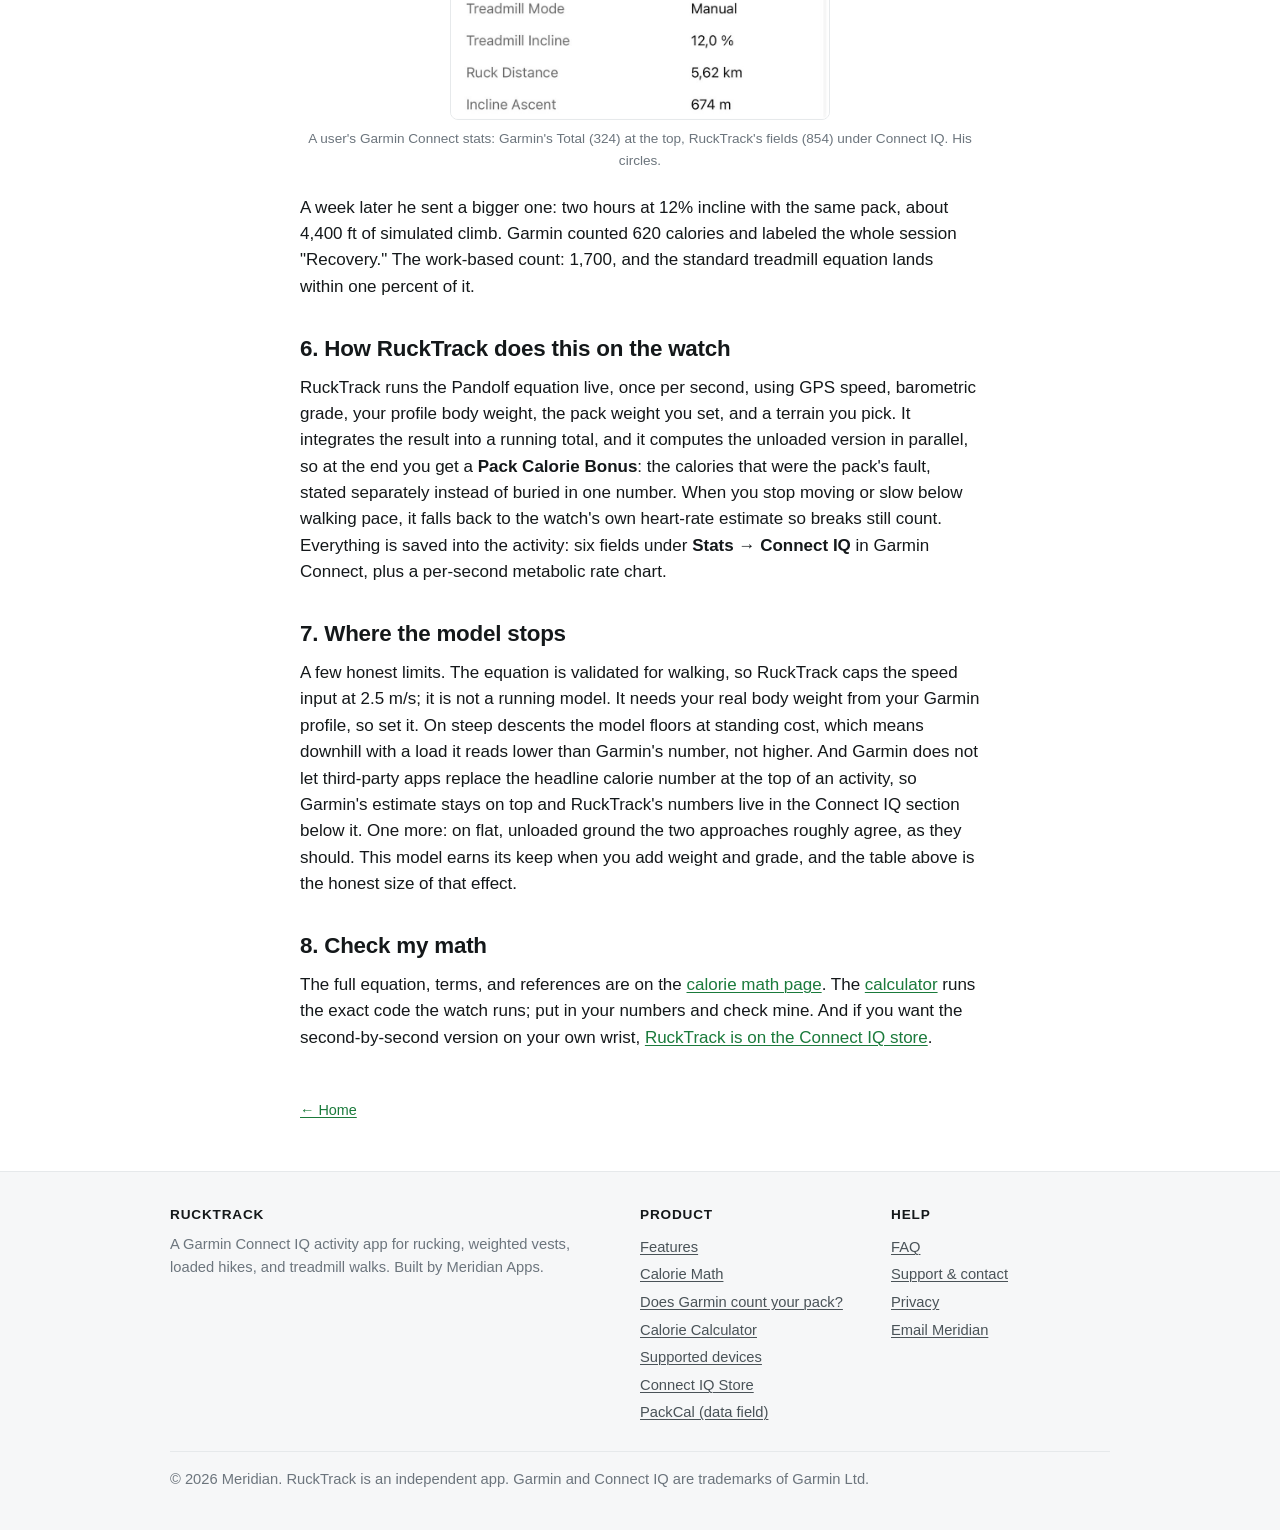
<file: garmin-ruck-calories.html>
<!DOCTYPE html>
<html lang="en">
<head>
<meta charset="utf-8">
<meta name="viewport" content="width=device-width,initial-scale=1">
<title>Does Your Garmin Count Pack Weight? Run This Test — RuckTrack</title>
<meta name="description" content="Garmin's heart-rate calorie estimate barely changes when you add a 45 lb pack. A two-walk test you can run yourself, the 1977 Army equation that fixes it, and real data from a 1,000 ft climb.">
<link rel="canonical" href="https://meridian-apps.github.io/rucktrack-docs/garmin-ruck-calories.html">
<meta property="og:type" content="article">
<meta property="og:title" content="Does Your Garmin Count Pack Weight? Run This Test">
<meta property="og:description" content="Garmin's heart-rate calorie estimate barely changes when you add a 45 lb pack. A test you can run yourself, and the load-carriage equation that fixes it.">
<meta property="og:url" content="https://meridian-apps.github.io/rucktrack-docs/garmin-ruck-calories.html">
<meta property="og:image" content="https://meridian-apps.github.io/rucktrack-docs/assets/garmin-vs-rucktrack-calories-climb.png">
<meta name="twitter:card" content="summary_large_image">
<meta name="twitter:title" content="Does Your Garmin Count Pack Weight? Run This Test">
<meta name="twitter:description" content="Garmin's heart-rate calorie estimate barely changes when you add a 45 lb pack. A test you can run yourself, and the load-carriage equation that fixes it.">
<meta name="twitter:image" content="https://meridian-apps.github.io/rucktrack-docs/assets/garmin-vs-rucktrack-calories-climb.png">
<link rel="icon" type="image/png" href="icon.png">
<link rel="stylesheet" href="style.css">
<style>
table.scen { width: 100%; border-collapse: collapse; margin: 1rem 0; font-size: 0.92rem; }
table.scen th, table.scen td { padding: 0.5rem 0.6rem; border-bottom: 1px solid #e2e8e2; text-align: right; }
table.scen th:first-child, table.scen td:first-child { text-align: left; }
table.scen thead th { font-size: 0.78rem; letter-spacing: 0.04em; text-transform: uppercase; color: #5a6b5a; }
table.scen td b { color: var(--brand); }
figure { margin: 1.5rem 0; }
figure img { border: 1px solid var(--paper-edge); border-radius: 8px; }
figure.phone img { max-width: 380px; margin: 0 auto; }
figcaption { font-size: 0.85rem; color: var(--ink-mute); margin-top: 0.5rem; text-align: center; }
</style>
<script type="application/ld+json">
{
  "@context": "https://schema.org",
  "@type": "Article",
  "headline": "Does your Garmin count your pack weight? Run this test.",
  "description": "Garmin's heart-rate calorie estimate barely changes when you add a 45 lb pack. A two-walk test you can run yourself, the 1977 Army load-carriage equation that fixes it, and real second-by-second data from a 1,000 ft climb.",
  "image": "https://meridian-apps.github.io/rucktrack-docs/assets/garmin-vs-rucktrack-calories-climb.png",
  "url": "https://meridian-apps.github.io/rucktrack-docs/garmin-ruck-calories.html",
  "datePublished": "2026-07-02",
  "author": { "@type": "Organization", "name": "Meridian Apps" },
  "publisher": { "@type": "Organization", "name": "Meridian Apps" }
}
</script>
</head>
<body>

<nav class="topnav">
  <div class="topnav-inner">
    <a class="topnav-brand" href="./"><img src="icon.png" alt=""> RuckTrack</a>
    <div class="topnav-links">
      <a href="features.html">Features</a>
      <a href="calorie-math.html">Calorie Math</a>
      <a href="calculator.html">Calculator</a>
      <a href="devices.html">Devices</a>
      <a href="faq.html">FAQ</a>
      <a href="support.html">Support</a>
      <a class="topnav-cta" href="https://apps.garmin.com/apps/201e9e43-f33c-4b56-b3f5-8a67184e3d1c">Get RuckTrack</a>
    </div>
  </div>
</nav>

<div class="wrap-narrow content-page">
<div class="page-head">
<p class="back"><a href="./">&larr; Home</a></p>
<h1>Does your Garmin count your pack weight?</h1>
<p class="updated">The two-walk test that shows what heart-rate calorie models miss, and the 1977 Army equation that fixes it.</p>
</div>

<div class="toc">
<ol>
  <li><a href="#test">An experiment you can run this weekend</a></li>
  <li><a href="#why">Why heart rate can't see your pack</a></li>
  <li><a href="#pandolf">The Army solved this in 1977</a></li>
  <li><a href="#how-big">How big the difference actually is</a></li>
  <li><a href="#climb">Watching it happen, second by second</a></li>
  <li><a href="#app">How RuckTrack does this on the watch</a></li>
  <li><a href="#limits">Where the model stops</a></li>
  <li><a href="#check">Check my math</a></li>
</ol>
</div>

<h2 id="test">1. An experiment you can run this weekend</h2>
<p>Walk your usual loop with your pack loaded. Save it, open Garmin Connect, and note the <strong>Total Calories</strong>. A day or two later, walk the same loop at the same pace with the pack empty. Compare the two numbers.</p>
<p>They will be nearly identical.</p>
<p>I ran exactly this test on July 1st: same route, same pace, once with 45 lb and once with an empty pack. Garmin's calorie rate came back at 321 kcal per hour loaded and 323 kcal per hour unloaded. Forty-five pounds on my back changed the watch's answer by less than one percent.</p>
<p>Your legs know those two walks were not the same. Here's why heart rate doesn't.</p>

<h2 id="why">2. Why heart rate can't see your pack</h2>
<p>That number comes from a heart-rate model. It is good at what it was built for: steady, unloaded cardio, where heart rate tracks effort closely.</p>
<p>Load breaks the assumption. Carrying weight raises your heart rate a little, but nowhere near in proportion to the extra mechanical work, and the fitter you are, the less it rises. Heart rate can't see weight, only strain.</p>
<p>Garmin's newer watches (the f&#x113;nix 8 and 9, f&#x113;nix E, Enduro 3, tactix 8, quatix 8, Forerunner 70, 170, 570 and 970, Instinct 3, Instinct Crossover AMOLED, D2 Air X15, D2 Mach 2, Venu 4 and Venu X1) have a built-in Rucking activity that does ask for your pack weight. Garmin's own support page is explicit about what that does: on most devices, recording pack weight does not affect calories. When I re-read it on 2026-09-21, the f&#x113;nix 9, announced in August 2026, was the only watch it named where pack weight feeds the calorie calculation. Garmin has been bringing rucking features to more of its newest watches since, so check that page for your model. Worth noting what that article does <em>not</em> say: it never mentions terrain or grade. It said pack weight is used for active calorie calculations on the f&#x113;nix 9 and stopped there, so whether the surface underfoot or the slope enter Garmin's number is simply not documented either way. I am not going to claim they are missing from it. What I can say is what RuckTrack uses, because that is published above: pack weight, speed, grade and a terrain coefficient. My test above was run on a Forerunner 965, which has no such activity and no place to enter a pack weight. I have not tested a f&#x113;nix 9. If you own one and have run the loaded-versus-empty comparison, I would genuinely like to know what you got.</p>

<h2 id="pandolf">3. The Army solved this in 1977</h2>
<p>Estimating the energy cost of loaded walking is an old, well-studied military problem. In 1977, researchers at the U.S. Army Research Institute of Environmental Medicine published the Pandolf equation, built from measured oxygen consumption of soldiers under load. It computes metabolic cost from exactly the things heart rate can't see: your body weight, the load, your speed, the grade, and the surface.</p>
<p>In plain English, the equation adds up three costs: the cost of standing there (scales with body weight), the cost of carrying the load itself (grows with the square of the load-to-body ratio, which is why heavy packs punish disproportionately), and the cost of moving (speed squared, plus a speed-times-grade term for climbing, all multiplied by a terrain factor from Soule and Goldman's research: pavement 1.0, gravel 1.05, trail 1.2, sand 1.5, snow 2.5). A later correction by Santee handles descents, where the simple equation underestimates.</p>
<p>Worked example, my body weight (165 lb) at 3 mph on a 10% trail grade: unloaded, the equation gives 667 kcal/hr. With 45 lb it gives 835 kcal/hr. The pack adds 168 kcal/hr. That's the work heart rate barely registers. The full equation, term by term, is on the <a href="calorie-math.html">calorie math page</a>.</p>

<h2 id="how-big">4. How big the difference actually is</h2>
<p>Honest answer: it depends on load and terrain, and light loads on flat ground are genuinely small. All numbers below are from the equation above (165 lb body, 3 mph); you can reproduce every row in the <a href="calculator.html">calculator</a>.</p>
<table class="scen">
<thead><tr><th>Scenario</th><th>Unloaded</th><th>Loaded</th><th>Pack bonus</th></tr></thead>
<tbody>
<tr><td>20 lb, flat road</td><td>270 kcal/hr</td><td>293</td><td><b>+23 (+9%)</b></td></tr>
<tr><td>20 lb, 5% trail</td><td>486</td><td>535</td><td><b>+49 (+10%)</b></td></tr>
<tr><td>35 lb, flat road</td><td>270</td><td>314</td><td><b>+44 (+16%)</b></td></tr>
<tr><td>35 lb, 5% trail</td><td>486</td><td>575</td><td><b>+90 (+18%)</b></td></tr>
<tr><td>45 lb, 5% trail</td><td>486</td><td>604</td><td><b>+118 (+24%)</b></td></tr>
<tr><td>45 lb, 10% trail</td><td>667</td><td>835</td><td><b>+168 (+25%)</b></td></tr>
</tbody>
</table>
<p>So: a 20 lb vest on pavement is a roughly 9% effect. A 45 lb ruck on a steep trail is a roughly 25% effect, and it keeps growing with weight and grade. If someone quotes you one flat percentage, they're hand-waving.</p>

<h2 id="climb">5. Watching it happen, second by second</h2>
<p>I carried 45 lb up a local hill: 50 minutes, about 1,000 ft of climbing. My watch recorded two calorie counts at once: Garmin's standard heart-rate number, and RuckTrack's load-aware count, with the model's no-pack baseline alongside.</p>
<figure>
<img src="assets/garmin-vs-rucktrack-calories-climb.png" alt="Three stacked charts of a 50-minute, 1,000 ft climb with a 45 lb pack: cumulative calories (RuckTrack 512, Garmin 423, no-pack baseline 411), calories per minute, and grade percent, all on a shared time axis." width="1440" height="1500">
<figcaption>45 lb, 50 minutes, +1,000 ft. Top: cumulative calories. Middle: burn rate per minute. Bottom: grade.</figcaption>
</figure>
<p>Three things worth seeing in that picture. First, the pack added 101 calories of real work over the climb (RuckTrack loaded vs the same model unloaded). Garmin's heart-rate number moved 12 calories above the no-pack baseline: it caught about a tenth of the pack. Second, the middle panel shows where the gap opens: every steep pitch pushes the real burn rate up while the heart-rate estimate barely moves, and on the one flat stretch near minute 40 the two lines converge again. The gap is the grade times the load, exactly as the equation says. Third, and this is the part I'd check if I were you: Garmin's total (423) and RuckTrack's own no-pack estimate (411) agree within 3%. Two completely different methods, heart rate and work-based math, give the same answer for the walk itself. They only disagree about the pack. That's what tells you the difference is the load, not a model with its thumb on the scale.</p>
<p>It's not just my watch. A RuckTrack user in Italy sent me this after an hour on a treadmill at 12% incline carrying a 15 kg (33 lb) pack, about 2,200 ft of simulated climb. Garmin's total: 324 calories. It scored the entire hour as four minutes of moderate intensity, because his heart rate barely rose. RuckTrack counted 854, with the pack's share, 138 calories, stated separately. For that workload, the standard exercise-physiology treadmill equation (ACSM) lands within a few percent of RuckTrack's number.</p>
<figure class="phone">
<img src="assets/connect-iq-stats-treadmill.jpg" alt="Garmin Connect stats screen for a treadmill rucking activity: Garmin Total Calories 324, and in the Connect IQ section Ruck Calories 854, Calories Without Pack 716, Pack Calorie Bonus 138, at 12% incline with a 15 kg pack." width="900" height="1806" loading="lazy">
<figcaption>A user's Garmin Connect stats: Garmin's Total (324) at the top, RuckTrack's fields (854) under Connect IQ. His circles.</figcaption>
</figure>
<p>A week later he sent a bigger one: two hours at 12% incline with the same pack, about 4,400 ft of simulated climb. Garmin counted 620 calories and labeled the whole session "Recovery." The work-based count: 1,700, and the standard treadmill equation lands within one percent of it.</p>

<h2 id="app">6. How RuckTrack does this on the watch</h2>
<p>RuckTrack runs the Pandolf equation live, once per second, using GPS speed, barometric grade, your profile body weight, the pack weight you set, and a terrain you pick. It integrates the result into a running total, and it computes the unloaded version in parallel, so at the end you get a <strong>Pack Calorie Bonus</strong>: the calories that were the pack's fault, stated separately instead of buried in one number. When you stop moving or slow below walking pace, it falls back to the watch's own heart-rate estimate so breaks still count. Everything is saved into the activity: six fields under <strong>Stats &rarr; Connect IQ</strong> in Garmin Connect, plus a per-second metabolic rate chart.</p>

<h2 id="limits">7. Where the model stops</h2>
<p>A few honest limits. The equation is validated for walking, so RuckTrack caps the speed input at 2.5 m/s; it is not a running model. It needs your real body weight from your Garmin profile, so set it. On steep descents the model floors at standing cost, which means downhill with a load it reads lower than Garmin's number, not higher. And Garmin does not let third-party apps replace the headline calorie number at the top of an activity, so Garmin's estimate stays on top and RuckTrack's numbers live in the Connect IQ section below it. One more: on flat, unloaded ground the two approaches roughly agree, as they should. This model earns its keep when you add weight and grade, and the table above is the honest size of that effect.</p>

<h2 id="check">8. Check my math</h2>
<p>The full equation, terms, and references are on the <a href="calorie-math.html">calorie math page</a>. The <a href="calculator.html">calculator</a> runs the exact code the watch runs; put in your numbers and check mine. And if you want the second-by-second version on your own wrist, <a href="https://apps.garmin.com/apps/201e9e43-f33c-4b56-b3f5-8a67184e3d1c">RuckTrack is on the Connect IQ store</a>.</p>

<p class="back" style="margin-top: 2rem;"><a href="./">&larr; Home</a></p>
</div>

<footer class="site-footer">
  <div class="wrap">
    <div class="footer-cols">
      <div>
        <h5>RuckTrack</h5>
        <p>A Garmin Connect IQ activity app for rucking, weighted vests, loaded hikes, and treadmill walks. Built by Meridian Apps.</p>
      </div>
      <div>
        <h5>Product</h5>
        <ul>
          <li><a href="features.html">Features</a></li>
          <li><a href="calorie-math.html">Calorie Math</a></li>
          <li><a href="garmin-ruck-calories.html">Does Garmin count your pack?</a></li>
          <li><a href="calculator.html">Calorie Calculator</a></li>
          <li><a href="devices.html">Supported devices</a></li>
          <li><a href="https://apps.garmin.com/apps/201e9e43-f33c-4b56-b3f5-8a67184e3d1c">Connect IQ Store</a></li>
          <li><a href="https://meridian-apps.github.io/packcal-docs/">PackCal (data field)</a></li>
        </ul>
      </div>
      <div>
        <h5>Help</h5>
        <ul>
          <li><a href="faq.html">FAQ</a></li>
          <li><a href="support.html">Support &amp; contact</a></li>
          <li><a href="privacy.html">Privacy</a></li>
          <li><a href="mailto:garmin.lanam+rucktrack@gmail.com">Email Meridian</a></li>
        </ul>
      </div>
    </div>
    <div class="footer-bottom">
      &copy; 2026 Meridian. RuckTrack is an independent app. Garmin and Connect IQ are trademarks of Garmin Ltd.
    </div>
  </div>
</footer>

</body>
</html>
</file>
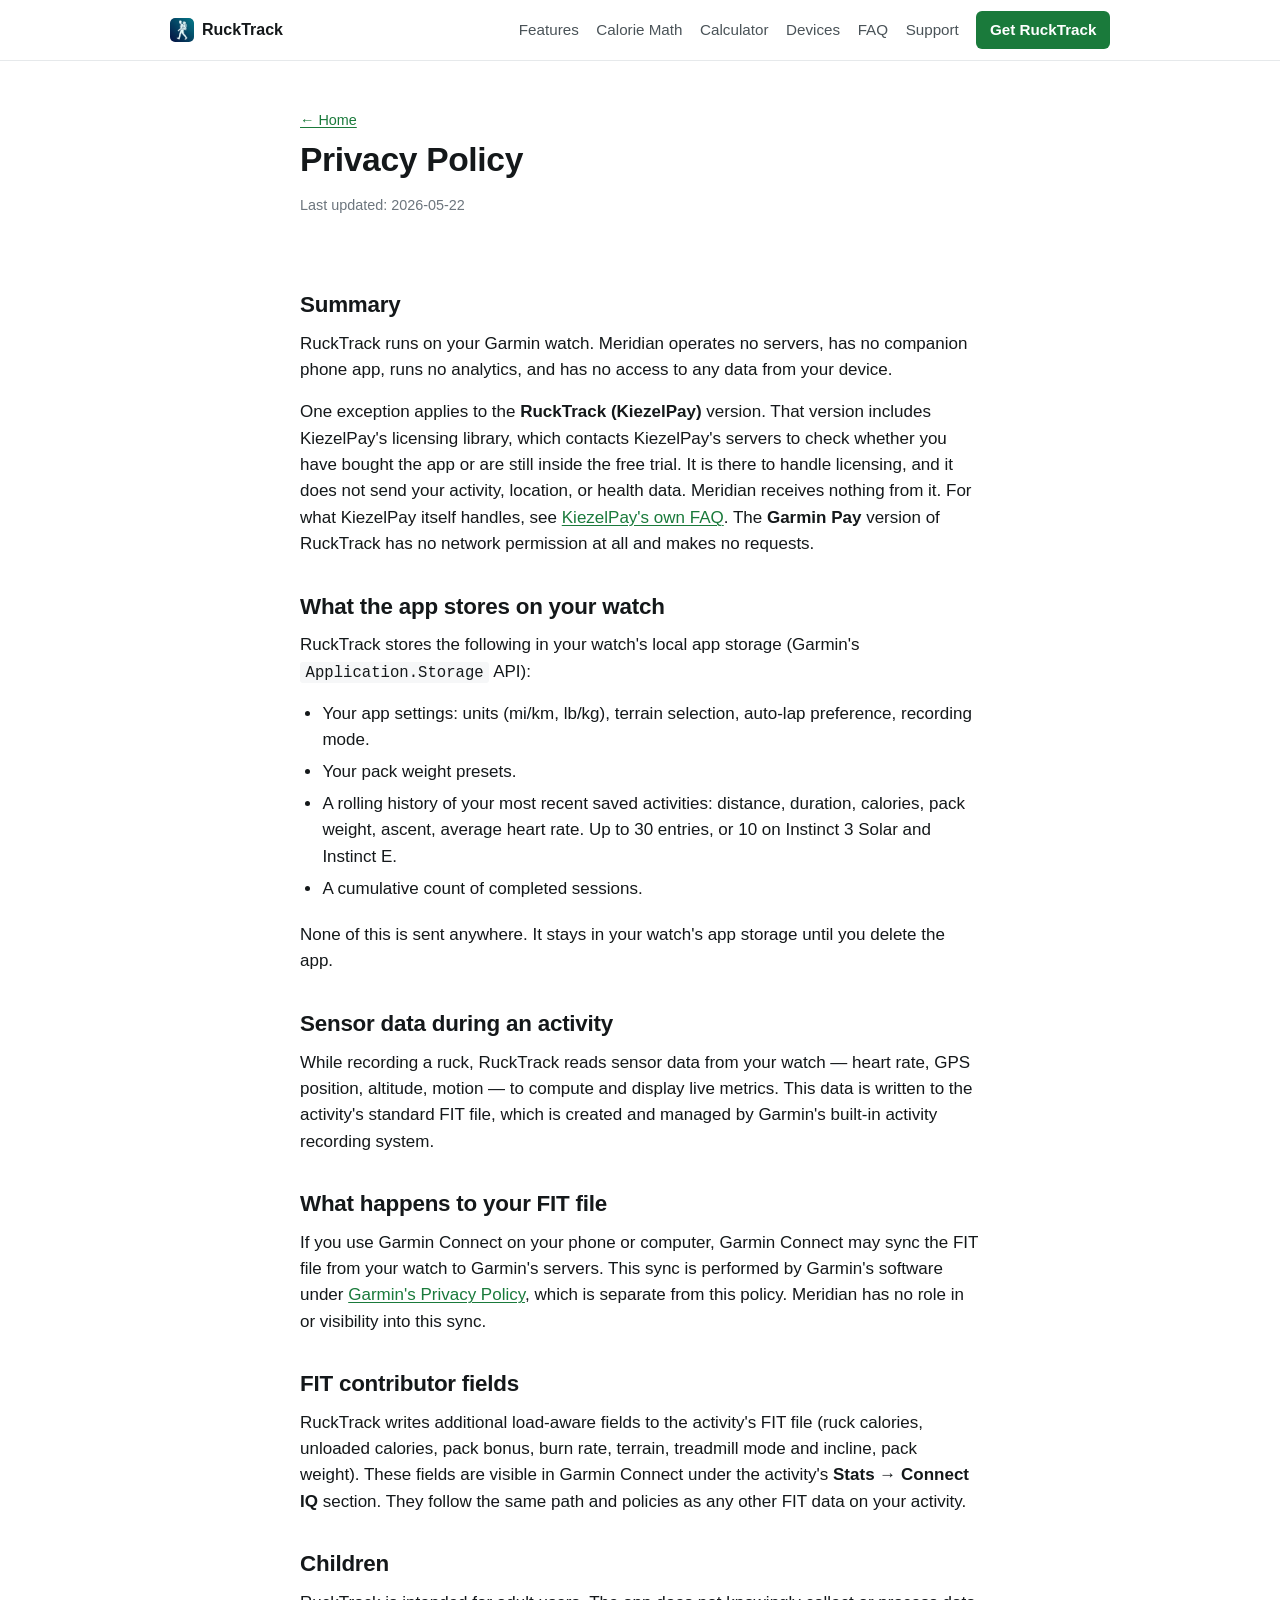
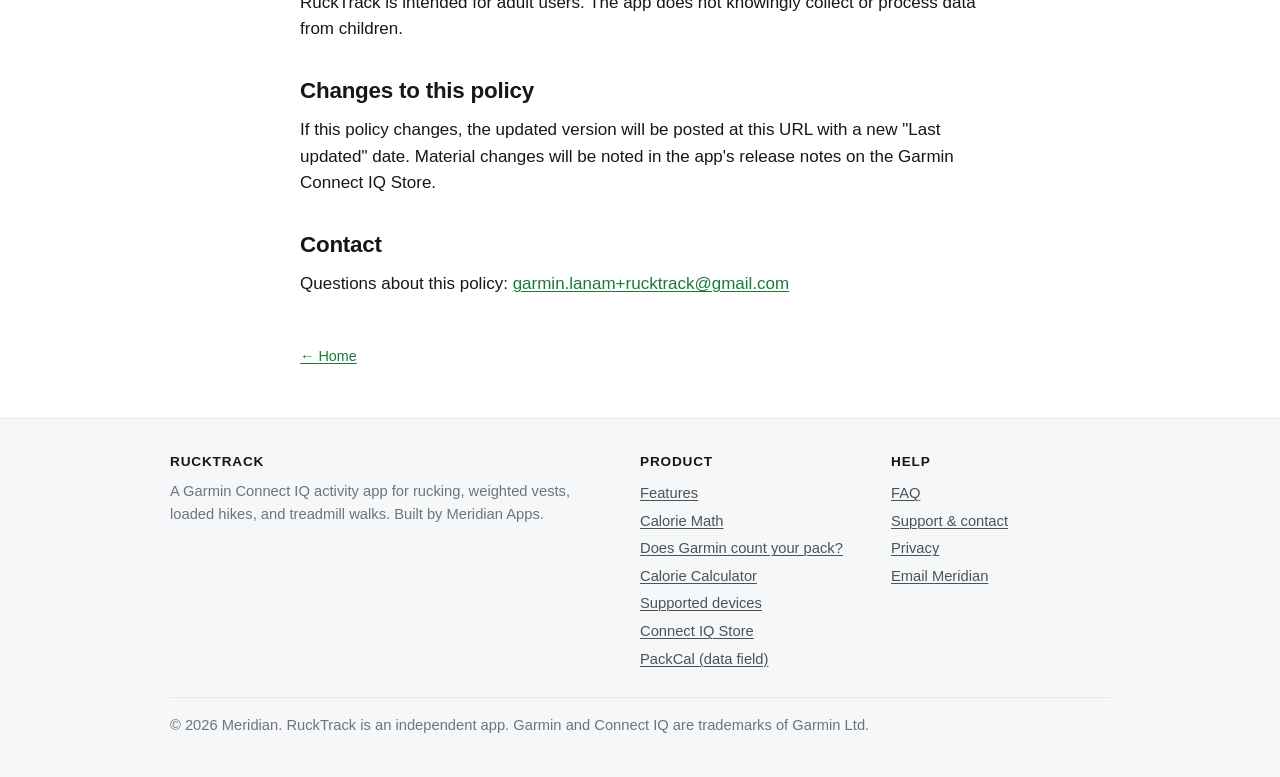
<file: privacy.html>
<!DOCTYPE html>
<html lang="en">
<head>
<meta charset="utf-8">
<meta name="viewport" content="width=device-width,initial-scale=1">
<title>Privacy Policy — RuckTrack</title>
<meta name="description" content="RuckTrack privacy policy. No servers, no analytics, no Meridian account. Your settings and presets stay on your watch, and your activities sync through Garmin Connect like any other activity.">
<link rel="canonical" href="https://meridian-apps.github.io/rucktrack-docs/privacy.html">
<meta property="og:type" content="article">
<meta property="og:title" content="Privacy Policy — RuckTrack">
<meta property="og:description" content="No servers, no analytics, no Meridian account. Your settings and presets stay on your watch, and your activities sync through Garmin Connect like any other activity.">
<meta property="og:url" content="https://meridian-apps.github.io/rucktrack-docs/privacy.html">
<meta property="og:image" content="https://meridian-apps.github.io/rucktrack-docs/og-image.png">
<meta name="twitter:card" content="summary_large_image">
<meta name="twitter:title" content="Privacy Policy — RuckTrack">
<meta name="twitter:description" content="No servers, no analytics, no Meridian account. Your settings and presets stay on your watch, and your activities sync through Garmin Connect like any other activity.">
<meta name="twitter:image" content="https://meridian-apps.github.io/rucktrack-docs/og-image.png">
<link rel="icon" type="image/png" href="icon.png">
<link rel="stylesheet" href="style.css">
<script type="application/ld+json">
{
  "@context": "https://schema.org",
  "@type": "WebPage",
  "name": "Privacy Policy — RuckTrack",
  "url": "https://meridian-apps.github.io/rucktrack-docs/privacy.html",
  "description": "RuckTrack privacy policy. No servers, no analytics, no Meridian account. Your settings and presets stay on your watch, and your activities sync through Garmin Connect like any other activity.",
  "isPartOf": {
    "@type": "WebSite",
    "name": "RuckTrack",
    "url": "https://meridian-apps.github.io/rucktrack-docs/"
  },
  "about": {
    "@type": "SoftwareApplication",
    "name": "RuckTrack",
    "operatingSystem": "Garmin Connect IQ"
  }
}
</script>
</head>
<body>

<nav class="topnav">
  <div class="topnav-inner">
    <a class="topnav-brand" href="./"><img src="icon.png" alt=""> RuckTrack</a>
    <div class="topnav-links">
      <a href="features.html">Features</a>
      <a href="calorie-math.html">Calorie Math</a>
      <a href="calculator.html">Calculator</a>
      <a href="devices.html">Devices</a>
      <a href="faq.html">FAQ</a>
      <a href="support.html">Support</a>
      <a class="topnav-cta" href="https://apps.garmin.com/apps/201e9e43-f33c-4b56-b3f5-8a67184e3d1c">Get RuckTrack</a>
    </div>
  </div>
</nav>

<div class="wrap-narrow content-page">
<div class="page-head">
<p class="back"><a href="./">&larr; Home</a></p>
<h1>Privacy Policy</h1>
<p class="updated">Last updated: 2026-05-22</p>
</div>

<h2>Summary</h2>
<p>RuckTrack runs on your Garmin watch. Meridian operates no servers, has no companion phone app, runs no analytics, and has no access to any data from your device.</p>
<p>One exception applies to the <strong>RuckTrack (KiezelPay)</strong> version. That version includes KiezelPay's licensing library, which contacts KiezelPay's servers to check whether you have bought the app or are still inside the free trial. It is there to handle licensing, and it does not send your activity, location, or health data. Meridian receives nothing from it. For what KiezelPay itself handles, see <a href="https://kiezelpay.com/faq/">KiezelPay's own FAQ</a>. The <strong>Garmin Pay</strong> version of RuckTrack has no network permission at all and makes no requests.</p>

<h2>What the app stores on your watch</h2>
<p>RuckTrack stores the following in your watch's local app storage (Garmin's <code>Application.Storage</code> API):</p>
<ul>
  <li>Your app settings: units (mi/km, lb/kg), terrain selection, auto-lap preference, recording mode.</li>
  <li>Your pack weight presets.</li>
  <li>A rolling history of your most recent saved activities: distance, duration, calories, pack weight, ascent, average heart rate. Up to 30 entries, or 10 on Instinct 3 Solar and Instinct E.</li>
  <li>A cumulative count of completed sessions.</li>
</ul>
<p>None of this is sent anywhere. It stays in your watch's app storage until you delete the app.</p>

<h2>Sensor data during an activity</h2>
<p>While recording a ruck, RuckTrack reads sensor data from your watch — heart rate, GPS position, altitude, motion — to compute and display live metrics. This data is written to the activity's standard FIT file, which is created and managed by Garmin's built-in activity recording system.</p>

<h2>What happens to your FIT file</h2>
<p>If you use Garmin Connect on your phone or computer, Garmin Connect may sync the FIT file from your watch to Garmin's servers. This sync is performed by Garmin's software under <a href="https://www.garmin.com/en-US/privacy/">Garmin's Privacy Policy</a>, which is separate from this policy. Meridian has no role in or visibility into this sync.</p>

<h2>FIT contributor fields</h2>
<p>RuckTrack writes additional load-aware fields to the activity's FIT file (ruck calories, unloaded calories, pack bonus, burn rate, terrain, treadmill mode and incline, pack weight). These fields are visible in Garmin Connect under the activity's <strong>Stats &rarr; Connect IQ</strong> section. They follow the same path and policies as any other FIT data on your activity.</p>

<h2>Children</h2>
<p>RuckTrack is intended for adult users. The app does not knowingly collect or process data from children.</p>

<h2>Changes to this policy</h2>
<p>If this policy changes, the updated version will be posted at this URL with a new "Last updated" date. Material changes will be noted in the app's release notes on the Garmin Connect IQ Store.</p>

<h2>Contact</h2>
<p>Questions about this policy: <a href="mailto:garmin.lanam+rucktrack@gmail.com">garmin.lanam+rucktrack@gmail.com</a></p>

<p class="back" style="margin-top: 2rem;"><a href="./">&larr; Home</a></p>
</div>

<footer class="site-footer">
  <div class="wrap">
    <div class="footer-cols">
      <div>
        <h5>RuckTrack</h5>
        <p>A Garmin Connect IQ activity app for rucking, weighted vests, loaded hikes, and treadmill walks. Built by Meridian Apps.</p>
      </div>
      <div>
        <h5>Product</h5>
        <ul>
          <li><a href="features.html">Features</a></li>
          <li><a href="calorie-math.html">Calorie Math</a></li>
          <li><a href="garmin-ruck-calories.html">Does Garmin count your pack?</a></li>
          <li><a href="calculator.html">Calorie Calculator</a></li>
          <li><a href="devices.html">Supported devices</a></li>
          <li><a href="https://apps.garmin.com/apps/201e9e43-f33c-4b56-b3f5-8a67184e3d1c">Connect IQ Store</a></li>
          <li><a href="https://meridian-apps.github.io/packcal-docs/">PackCal (data field)</a></li>
        </ul>
      </div>
      <div>
        <h5>Help</h5>
        <ul>
          <li><a href="faq.html">FAQ</a></li>
          <li><a href="support.html">Support &amp; contact</a></li>
          <li><a href="privacy.html">Privacy</a></li>
          <li><a href="mailto:garmin.lanam+rucktrack@gmail.com">Email Meridian</a></li>
        </ul>
      </div>
    </div>
    <div class="footer-bottom">
      &copy; 2026 Meridian. RuckTrack is an independent app. Garmin and Connect IQ are trademarks of Garmin Ltd.
    </div>
  </div>
</footer>

</body>
</html>
</file>
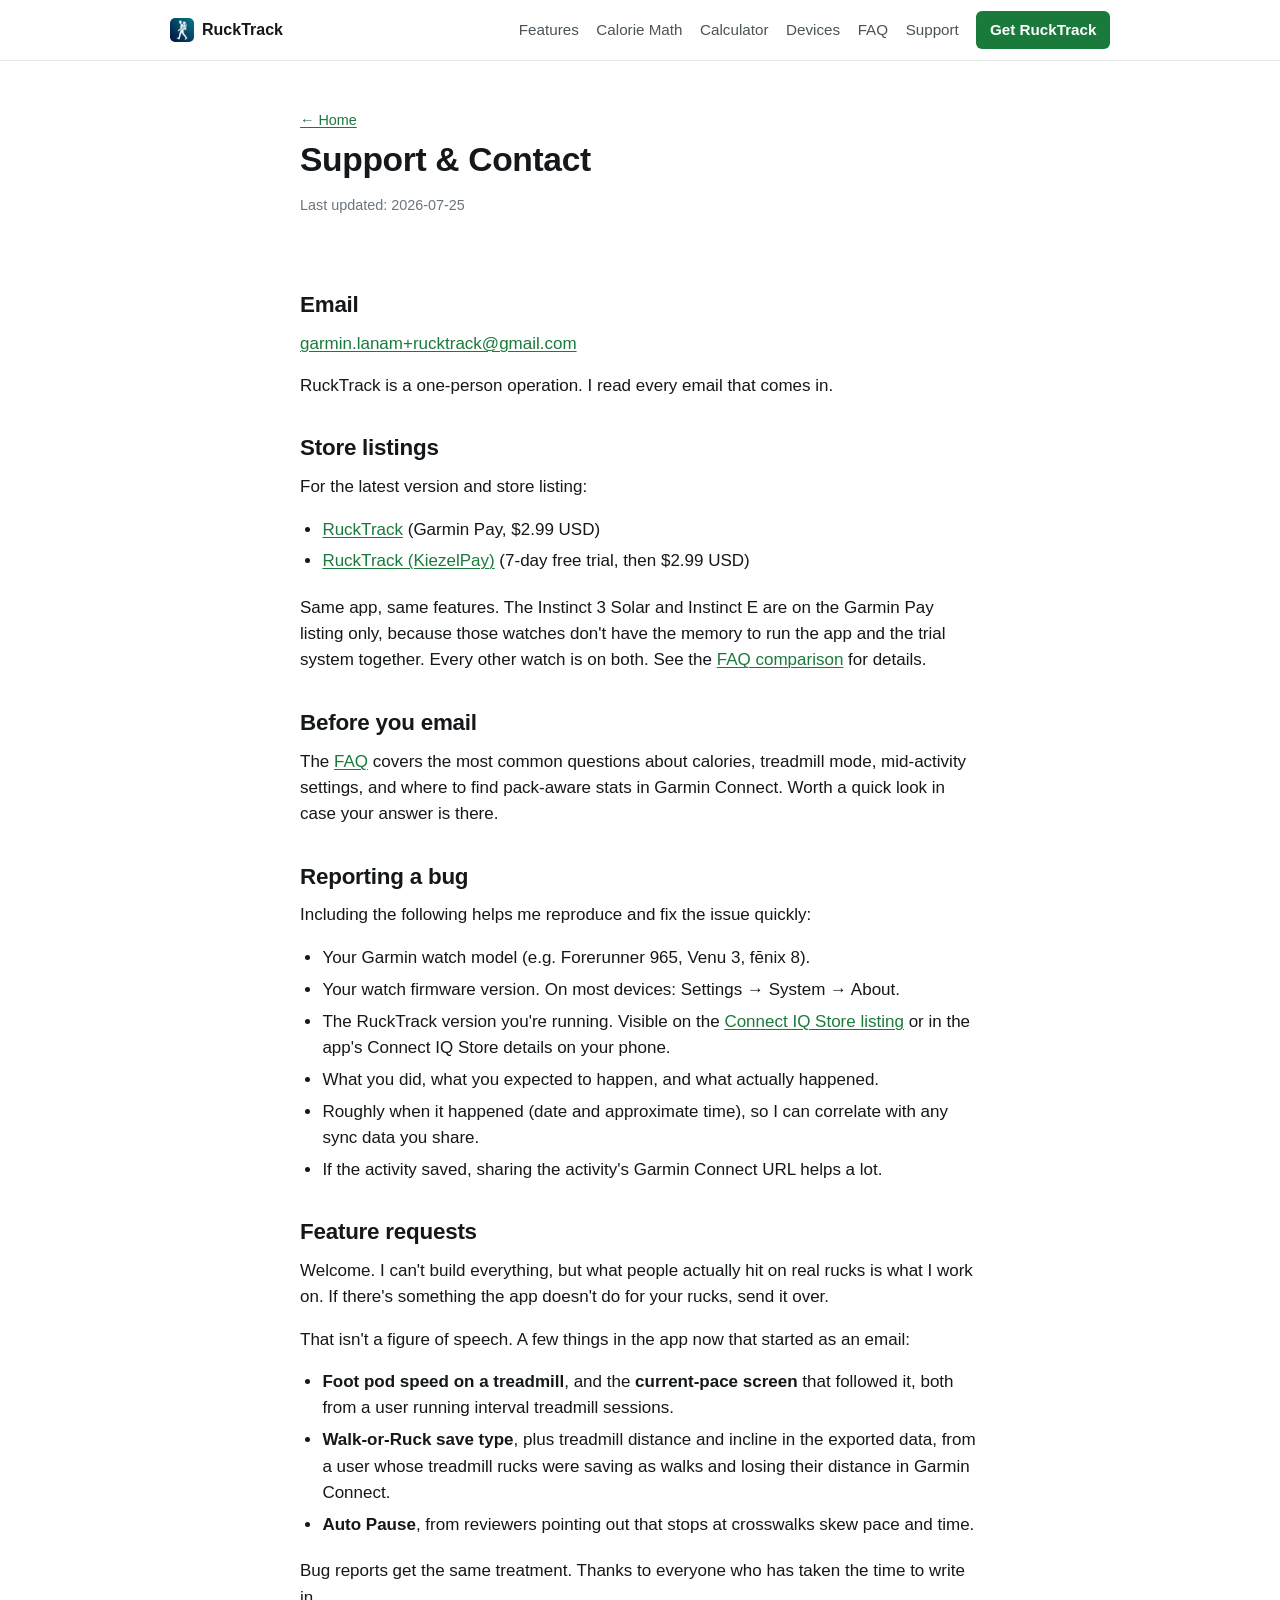
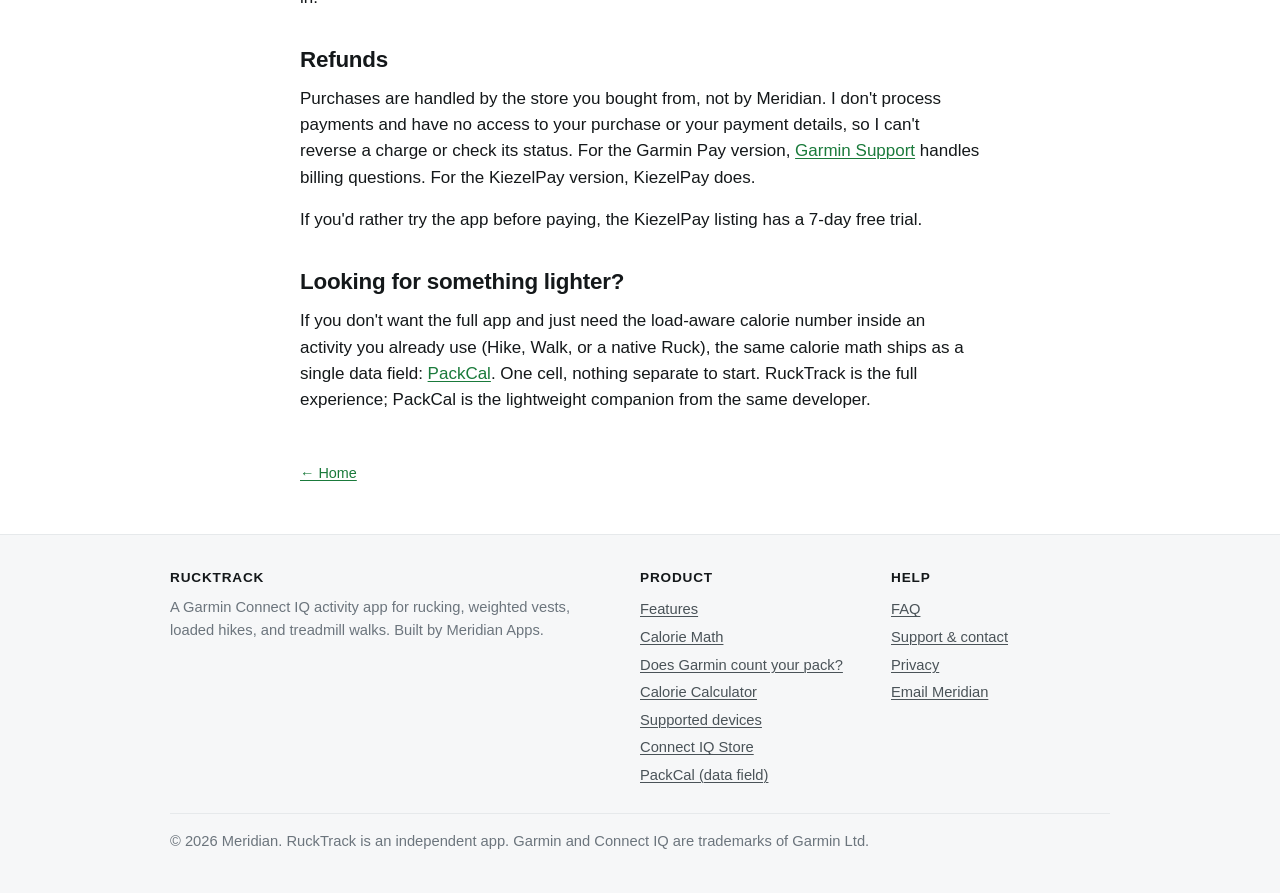
<file: support.html>
<!DOCTYPE html>
<html lang="en">
<head>
<meta charset="utf-8">
<meta name="viewport" content="width=device-width,initial-scale=1">
<title>Support &amp; Contact — RuckTrack</title>
<meta name="description" content="Support and contact for RuckTrack, a Garmin Connect IQ rucking app. How to report a bug, request features, request refunds, or get help.">
<link rel="canonical" href="https://meridian-apps.github.io/rucktrack-docs/support.html">
<meta property="og:type" content="article">
<meta property="og:title" content="Support &amp; Contact — RuckTrack">
<meta property="og:description" content="Support and contact for RuckTrack, a Garmin Connect IQ rucking app. How to report a bug, request features, request refunds, or get help.">
<meta property="og:url" content="https://meridian-apps.github.io/rucktrack-docs/support.html">
<meta property="og:image" content="https://meridian-apps.github.io/rucktrack-docs/og-image.png">
<meta name="twitter:card" content="summary_large_image">
<meta name="twitter:title" content="Support &amp; Contact — RuckTrack">
<meta name="twitter:description" content="Support and contact for RuckTrack, a Garmin Connect IQ rucking app. How to report a bug, request features, request refunds, or get help.">
<meta name="twitter:image" content="https://meridian-apps.github.io/rucktrack-docs/og-image.png">
<link rel="icon" type="image/png" href="icon.png">
<link rel="stylesheet" href="style.css">
<script type="application/ld+json">
{
  "@context": "https://schema.org",
  "@type": "WebPage",
  "name": "Support & Contact — RuckTrack",
  "url": "https://meridian-apps.github.io/rucktrack-docs/support.html",
  "description": "Support and contact for RuckTrack, a Garmin Connect IQ rucking app. How to report a bug, request features, request refunds, or get help.",
  "isPartOf": {
    "@type": "WebSite",
    "name": "RuckTrack",
    "url": "https://meridian-apps.github.io/rucktrack-docs/"
  },
  "about": {
    "@type": "SoftwareApplication",
    "name": "RuckTrack",
    "operatingSystem": "Garmin Connect IQ"
  }
}
</script>
</head>
<body>

<nav class="topnav">
  <div class="topnav-inner">
    <a class="topnav-brand" href="./"><img src="icon.png" alt=""> RuckTrack</a>
    <div class="topnav-links">
      <a href="features.html">Features</a>
      <a href="calorie-math.html">Calorie Math</a>
      <a href="calculator.html">Calculator</a>
      <a href="devices.html">Devices</a>
      <a href="faq.html">FAQ</a>
      <a href="support.html">Support</a>
      <a class="topnav-cta" href="https://apps.garmin.com/apps/201e9e43-f33c-4b56-b3f5-8a67184e3d1c">Get RuckTrack</a>
    </div>
  </div>
</nav>

<div class="wrap-narrow content-page">
<div class="page-head">
<p class="back"><a href="./">&larr; Home</a></p>
<h1>Support &amp; Contact</h1>
<p class="updated">Last updated: 2026-07-25</p>
</div>

<h2>Email</h2>
<p><a href="mailto:garmin.lanam+rucktrack@gmail.com">garmin.lanam+rucktrack@gmail.com</a></p>
<p>RuckTrack is a one-person operation. I read every email that comes in.</p>

<h2>Store listings</h2>
<p>For the latest version and store listing:</p>
<ul>
  <li><a href="https://apps.garmin.com/apps/201e9e43-f33c-4b56-b3f5-8a67184e3d1c">RuckTrack</a> (Garmin Pay, $2.99 USD)</li>
  <li><a href="https://apps.garmin.com/apps/5c918d83-7280-4dae-ae78-c795ee03336c">RuckTrack (KiezelPay)</a> (7-day free trial, then $2.99 USD)</li>
</ul>
<p>Same app, same features. The Instinct 3 Solar and Instinct E are on the Garmin Pay listing only, because those watches don't have the memory to run the app and the trial system together. Every other watch is on both. See the <a href="faq.html#kp-vs-gp">FAQ comparison</a> for details.</p>

<h2>Before you email</h2>
<p>The <a href="faq.html">FAQ</a> covers the most common questions about calories, treadmill mode, mid-activity settings, and where to find pack-aware stats in Garmin Connect. Worth a quick look in case your answer is there.</p>

<h2>Reporting a bug</h2>
<p>Including the following helps me reproduce and fix the issue quickly:</p>
<ul>
  <li>Your Garmin watch model (e.g. Forerunner 965, Venu 3, f&#x113;nix 8).</li>
  <li>Your watch firmware version. On most devices: Settings &rarr; System &rarr; About.</li>
  <li>The RuckTrack version you're running. Visible on the <a href="https://apps.garmin.com/apps/201e9e43-f33c-4b56-b3f5-8a67184e3d1c">Connect IQ Store listing</a> or in the app's Connect IQ Store details on your phone.</li>
  <li>What you did, what you expected to happen, and what actually happened.</li>
  <li>Roughly when it happened (date and approximate time), so I can correlate with any sync data you share.</li>
  <li>If the activity saved, sharing the activity's Garmin Connect URL helps a lot.</li>
</ul>

<h2>Feature requests</h2>
<p>Welcome. I can't build everything, but what people actually hit on real rucks is what I work on. If there's something the app doesn't do for your rucks, send it over.</p>

<p>That isn't a figure of speech. A few things in the app now that started as an email:</p>
<ul>
  <li><strong>Foot pod speed on a treadmill</strong>, and the <strong>current-pace screen</strong> that followed it, both from a user running interval treadmill sessions.</li>
  <li><strong>Walk-or-Ruck save type</strong>, plus treadmill distance and incline in the exported data, from a user whose treadmill rucks were saving as walks and losing their distance in Garmin Connect.</li>
  <li><strong>Auto Pause</strong>, from reviewers pointing out that stops at crosswalks skew pace and time.</li>
</ul>

<p>Bug reports get the same treatment. Thanks to everyone who has taken the time to write in.</p>

<h2>Refunds</h2>
<p>Purchases are handled by the store you bought from, not by Meridian. I don't process payments and have no access to your purchase or your payment details, so I can't reverse a charge or check its status. For the Garmin Pay version, <a href="https://support.garmin.com/">Garmin Support</a> handles billing questions. For the KiezelPay version, KiezelPay does.</p>
<p>If you'd rather try the app before paying, the KiezelPay listing has a 7-day free trial.</p>

<h2>Looking for something lighter?</h2>
<p>If you don't want the full app and just need the load-aware calorie number inside an activity you already use (Hike, Walk, or a native Ruck), the same calorie math ships as a single data field: <a href="https://meridian-apps.github.io/packcal-docs/">PackCal</a>. One cell, nothing separate to start. RuckTrack is the full experience; PackCal is the lightweight companion from the same developer.</p>

<p class="back" style="margin-top: 2rem;"><a href="./">&larr; Home</a></p>
</div>

<footer class="site-footer">
  <div class="wrap">
    <div class="footer-cols">
      <div>
        <h5>RuckTrack</h5>
        <p>A Garmin Connect IQ activity app for rucking, weighted vests, loaded hikes, and treadmill walks. Built by Meridian Apps.</p>
      </div>
      <div>
        <h5>Product</h5>
        <ul>
          <li><a href="features.html">Features</a></li>
          <li><a href="calorie-math.html">Calorie Math</a></li>
          <li><a href="garmin-ruck-calories.html">Does Garmin count your pack?</a></li>
          <li><a href="calculator.html">Calorie Calculator</a></li>
          <li><a href="devices.html">Supported devices</a></li>
          <li><a href="https://apps.garmin.com/apps/201e9e43-f33c-4b56-b3f5-8a67184e3d1c">Connect IQ Store</a></li>
          <li><a href="https://meridian-apps.github.io/packcal-docs/">PackCal (data field)</a></li>
        </ul>
      </div>
      <div>
        <h5>Help</h5>
        <ul>
          <li><a href="faq.html">FAQ</a></li>
          <li><a href="support.html">Support &amp; contact</a></li>
          <li><a href="privacy.html">Privacy</a></li>
          <li><a href="mailto:garmin.lanam+rucktrack@gmail.com">Email Meridian</a></li>
        </ul>
      </div>
    </div>
    <div class="footer-bottom">
      &copy; 2026 Meridian. RuckTrack is an independent app. Garmin and Connect IQ are trademarks of Garmin Ltd.
    </div>
  </div>
</footer>

</body>
</html>
</file>
<file: style.css>
/* RuckTrack docs — Meridian
   Light theme, AMOLED-friendly hero band, mobile-first.
*/

:root {
  --ink: #14181a;
  --ink-soft: #4a5358;
  --ink-mute: #6c757d;
  --paper: #ffffff;
  --paper-soft: #f6f7f8;
  --paper-edge: #e6e9eb;
  --brand: #1a7a3b;       /* darker green for links, AA contrast on white */
  --brand-glow: #44CC22;  /* in-app vibrant green for accents */
  --hero-bg: #0c0f10;     /* near-black for AMOLED showcase band */
  --hero-ink: #f5f7f8;
}

* {
  box-sizing: border-box;
}

html {
  -webkit-text-size-adjust: 100%;
}

body {
  font-family: -apple-system, BlinkMacSystemFont, "Segoe UI", Roboto, "Helvetica Neue", Arial, sans-serif;
  margin: 0;
  padding: 0;
  color: var(--ink);
  background: var(--paper);
  line-height: 1.55;
  font-size: 17px;
}

img {
  max-width: 100%;
  height: auto;
  display: block;
}

a {
  color: var(--brand);
  text-decoration: underline;
  text-decoration-thickness: 1px;
  text-underline-offset: 2px;
}
a:hover { text-decoration-thickness: 2px; }

code {
  background: var(--paper-soft);
  padding: 0.1rem 0.35rem;
  border-radius: 3px;
  font-size: 0.92em;
  font-family: ui-monospace, SFMono-Regular, "SF Mono", Menlo, Consolas, monospace;
}

/* ---------- Layout primitives ---------- */

.wrap {
  max-width: 980px;
  margin: 0 auto;
  padding: 0 1.25rem;
}

.wrap-narrow {
  max-width: 720px;
  margin: 0 auto;
  padding: 0 1.25rem;
}

/* ---------- Top nav ---------- */

.topnav {
  background: var(--paper);
  border-bottom: 1px solid var(--paper-edge);
  position: sticky;
  top: 0;
  z-index: 10;
  backdrop-filter: saturate(180%) blur(10px);
  -webkit-backdrop-filter: saturate(180%) blur(10px);
  background: rgba(255,255,255,0.92);
}
.topnav-inner {
  max-width: 980px;
  margin: 0 auto;
  padding: 0.7rem 1.25rem;
  display: flex;
  align-items: center;
  gap: 1.25rem;
  flex-wrap: wrap;
}
.topnav-brand {
  font-weight: 700;
  font-size: 1rem;
  color: var(--ink);
  text-decoration: none;
  display: flex;
  align-items: center;
  gap: 0.5rem;
}
.topnav-brand img {
  width: 24px;
  height: 24px;
  border-radius: 5px;
}
.topnav-links {
  margin-left: auto;
  display: flex;
  gap: 1.1rem;
  align-items: center;
  flex-wrap: wrap;
}
.topnav-links a {
  color: var(--ink-soft);
  text-decoration: none;
  font-size: 0.95rem;
}
.topnav-links a:hover { color: var(--brand); }
.topnav-cta {
  background: var(--brand);
  color: #fff !important;
  padding: 0.45rem 0.85rem;
  border-radius: 6px;
  font-weight: 600;
  font-size: 0.9rem;
}
.topnav-cta:hover { background: #14622f; }

/* ---------- Hero ---------- */

.hero {
  background: var(--hero-bg);
  color: var(--hero-ink);
  padding: 3.5rem 0 3rem;
  position: relative;
  overflow: hidden;
}
.hero::after {
  content: "";
  position: absolute;
  inset: auto 0 0 0;
  height: 1px;
  background: linear-gradient(90deg, transparent, rgba(68,204,34,0.6), transparent);
}
.hero-inner {
  max-width: 980px;
  margin: 0 auto;
  padding: 0 1.25rem;
  display: grid;
  grid-template-columns: 1.1fr 0.9fr;
  gap: 2.5rem;
  align-items: center;
}
.hero h1 {
  font-size: 2.6rem;
  line-height: 1.1;
  margin: 0 0 0.75rem;
  letter-spacing: -0.01em;
  font-weight: 700;
}
.hero-tag {
  color: var(--brand-glow);
  font-weight: 600;
  font-size: 0.9rem;
  text-transform: uppercase;
  letter-spacing: 0.06em;
  margin: 0 0 0.75rem;
}
.hero-lede {
  font-size: 1.15rem;
  color: #c8cdd0;
  margin: 0 0 1.5rem;
  max-width: 30rem;
}
.hero-ctas {
  display: flex;
  gap: 0.85rem;
  flex-wrap: wrap;
  align-items: center;
}
.btn {
  display: inline-block;
  padding: 0.75rem 1.25rem;
  border-radius: 8px;
  font-weight: 600;
  text-decoration: none;
  font-size: 1rem;
  border: 1px solid transparent;
  transition: background 0.15s, border 0.15s;
}
.btn-primary {
  background: var(--brand-glow);
  color: #0a1206;
}
.btn-primary:hover { background: #57e034; }
.btn-secondary {
  background: transparent;
  color: var(--hero-ink);
  border-color: rgba(255,255,255,0.25);
}
.btn-secondary:hover { border-color: var(--brand-glow); color: var(--brand-glow); }
.hero-price {
  color: #9aa3a8;
  font-size: 0.95rem;
  margin: 1rem 0 0;
}
.hero-shot {
  display: flex;
  justify-content: center;
}
.hero-shot img {
  max-width: 340px;
  width: 100%;
  filter: drop-shadow(0 20px 60px rgba(68,204,34,0.18)) drop-shadow(0 6px 20px rgba(0,0,0,0.45));
}

/* ---------- Sections ---------- */

section {
  padding: 3.5rem 0;
  border-bottom: 1px solid var(--paper-edge);
}
section.alt {
  background: var(--paper-soft);
}
section:last-of-type { border-bottom: 0; }

.eyebrow {
  color: var(--brand);
  font-weight: 600;
  font-size: 0.85rem;
  text-transform: uppercase;
  letter-spacing: 0.08em;
  margin: 0 0 0.5rem;
}
h2 {
  font-size: 1.75rem;
  margin: 0 0 0.75rem;
  letter-spacing: -0.01em;
}
h3 {
  font-size: 1.15rem;
  margin: 1.5rem 0 0.5rem;
}
p { margin: 0 0 1rem; }
.section-lede {
  font-size: 1.05rem;
  color: var(--ink-soft);
  margin: 0 0 2rem;
  max-width: 40rem;
}

/* ---------- Feature grid ---------- */

.feature-grid {
  display: grid;
  grid-template-columns: repeat(2, 1fr);
  gap: 1.5rem;
  margin: 0;
}
.feature-card {
  background: var(--paper);
  border: 1px solid var(--paper-edge);
  border-radius: 10px;
  padding: 1.5rem;
}
section.alt .feature-card {
  background: var(--paper);
}
.feature-card h3 {
  margin: 0 0 0.5rem;
  font-size: 1.1rem;
}
.feature-card p {
  color: var(--ink-soft);
  font-size: 0.97rem;
  margin: 0;
}

/* ---------- Watch screenshot strip ---------- */

.shots {
  display: grid;
  grid-template-columns: repeat(3, 1fr);
  gap: 1.5rem;
  margin: 2rem 0 0;
}
.shot {
  text-align: center;
}
.shot img {
  background: #000;
  border-radius: 12px;
  margin: 0 auto;
  max-width: 280px;
  width: 100%;
  box-shadow: 0 10px 30px rgba(0,0,0,0.12);
}
.shot-caption {
  margin-top: 0.6rem;
  font-size: 0.9rem;
  color: var(--ink-soft);
}

/* ---------- Feature row (image + text alternating) ---------- */

.row {
  display: grid;
  grid-template-columns: 1fr 1fr;
  gap: 3rem;
  align-items: center;
  margin: 2.5rem 0;
}
.row.reverse .row-text { order: 2; }
.row.reverse .row-shot { order: 1; }
.row-shot img {
  max-width: 320px;
  margin: 0 auto;
  background: #000;
  border-radius: 14px;
  box-shadow: 0 10px 30px rgba(0,0,0,0.12);
}
.row-text h3 {
  margin-top: 0;
  font-size: 1.35rem;
}
.row-text p { color: var(--ink-soft); }

/* ---------- Connect screenshots ---------- */

.connect-row {
  display: grid;
  grid-template-columns: 1fr 1fr;
  gap: 2rem;
  margin: 1.5rem 0 0;
  align-items: flex-start;
}
.connect-row img {
  border-radius: 14px;
  box-shadow: 0 10px 30px rgba(0,0,0,0.12);
  max-width: 380px;
  margin: 0 auto;
  border: 1px solid var(--paper-edge);
}
.connect-row figcaption {
  text-align: center;
  font-size: 0.9rem;
  color: var(--ink-soft);
  margin-top: 0.75rem;
}

/* ---------- Devices ---------- */

.device-grid {
  display: grid;
  grid-template-columns: repeat(2, 1fr);
  gap: 1rem 2rem;
  margin: 1.25rem 0 0;
}
.device-grid h4 {
  margin: 1.25rem 0 0.25rem;
  font-size: 0.85rem;
  text-transform: uppercase;
  letter-spacing: 0.06em;
  color: var(--ink-mute);
}
.device-grid ul {
  margin: 0;
  padding: 0;
  list-style: none;
}
.device-grid li {
  padding: 0.15rem 0;
  font-size: 0.97rem;
}

/* ---------- CTA band ---------- */

.cta-band {
  background: var(--hero-bg);
  color: var(--hero-ink);
  padding: 3rem 0;
  text-align: center;
}
.cta-band h2 {
  color: var(--hero-ink);
  margin: 0 0 0.5rem;
}
.cta-band p {
  color: #c8cdd0;
  margin: 0 0 1.5rem;
}
.cta-band .btn-primary { background: var(--brand-glow); color: #0a1206; }

/* ---------- TOC, content pages ---------- */

.page-head {
  padding: 2.5rem 0 1.5rem;
}
.page-head h1 {
  margin: 0 0 0.5rem;
  font-size: 2.1rem;
  letter-spacing: -0.01em;
}
.page-head .updated,
.updated {
  color: var(--ink-mute);
  font-size: 0.9rem;
}

.toc {
  background: var(--paper-soft);
  padding: 1.1rem 1.5rem;
  border-radius: 8px;
  margin: 1.5rem 0 2rem;
  border: 1px solid var(--paper-edge);
}
.toc ol { margin: 0; padding-left: 1.25rem; }
.toc a { color: var(--ink); text-decoration: none; }
.toc a:hover { text-decoration: underline; }

.content-page {
  padding-bottom: 3rem;
}
.content-page h2 {
  font-size: 1.4rem;
  margin: 2rem 0 0.5rem;
  scroll-margin-top: 5rem;
}
.content-page h3 {
  font-size: 1.1rem;
  margin: 1.5rem 0 0.5rem;
}
.content-page ul, .content-page ol {
  padding-left: 1.4rem;
  margin: 0.5rem 0 1.25rem;
}
.content-page li { margin-bottom: 0.35rem; }

.back {
  font-size: 0.9rem;
  display: inline-block;
  margin: 0.5rem 0 0;
}

/* ---------- Math block ---------- */
.formula {
  background: var(--paper-soft);
  border-left: 3px solid var(--brand-glow);
  padding: 0.85rem 1.1rem;
  font-family: ui-monospace, SFMono-Regular, "SF Mono", Menlo, Consolas, monospace;
  font-size: 0.95rem;
  margin: 1rem 0;
  overflow-x: auto;
  border-radius: 0 6px 6px 0;
}
.formula em { color: var(--ink-mute); font-style: normal; }

/* ---------- Footer ---------- */

footer.site-footer {
  background: var(--paper-soft);
  border-top: 1px solid var(--paper-edge);
  padding: 2rem 0 2.5rem;
  color: var(--ink-mute);
  font-size: 0.92rem;
  margin-top: 0;
}
footer.site-footer a { color: var(--ink-soft); }
.footer-cols {
  display: grid;
  grid-template-columns: 2fr 1fr 1fr;
  gap: 2rem;
}
.footer-cols h5 {
  margin: 0 0 0.5rem;
  font-size: 0.85rem;
  text-transform: uppercase;
  letter-spacing: 0.06em;
  color: var(--ink);
}
.footer-cols ul {
  list-style: none;
  padding: 0;
  margin: 0;
}
.footer-cols li { padding: 0.15rem 0; }
.footer-bottom {
  margin-top: 1.5rem;
  padding-top: 1rem;
  border-top: 1px solid var(--paper-edge);
}

/* ---------- Mobile ---------- */

@media (max-width: 760px) {
  body { font-size: 16px; }
  .hero { padding: 2.25rem 0 2rem; }
  .hero-inner {
    grid-template-columns: 1fr;
    gap: 1.5rem;
    text-align: center;
  }
  .hero h1 { font-size: 2rem; }
  .hero-lede { margin-left: auto; margin-right: auto; }
  .hero-ctas { justify-content: center; }
  .hero-shot img { max-width: 260px; }
  section { padding: 2.5rem 0; }
  h2 { font-size: 1.45rem; }
  .feature-grid {
    grid-template-columns: 1fr;
    gap: 1rem;
  }
  .shots { grid-template-columns: repeat(2, 1fr); gap: 1rem; }
  .row { grid-template-columns: 1fr; gap: 1.25rem; }
  .row.reverse .row-text,
  .row.reverse .row-shot { order: 0; }
  .row-shot img { max-width: 240px; }
  .connect-row { grid-template-columns: 1fr; }
  .device-grid { grid-template-columns: 1fr; gap: 0.25rem; }
  .topnav-links { gap: 0.75rem; font-size: 0.9rem; }
  .footer-cols { grid-template-columns: 1fr; gap: 1.25rem; }
  .toc { padding: 1rem 1.25rem; }
}

@media (max-width: 420px) {
  .shots { grid-template-columns: 1fr; }
  .topnav-inner { padding: 0.6rem 1rem; }
  .topnav-links a:not(.topnav-cta) { display: none; }
  .topnav-cta { padding: 0.4rem 0.75rem; font-size: 0.85rem; }
}
</file>
